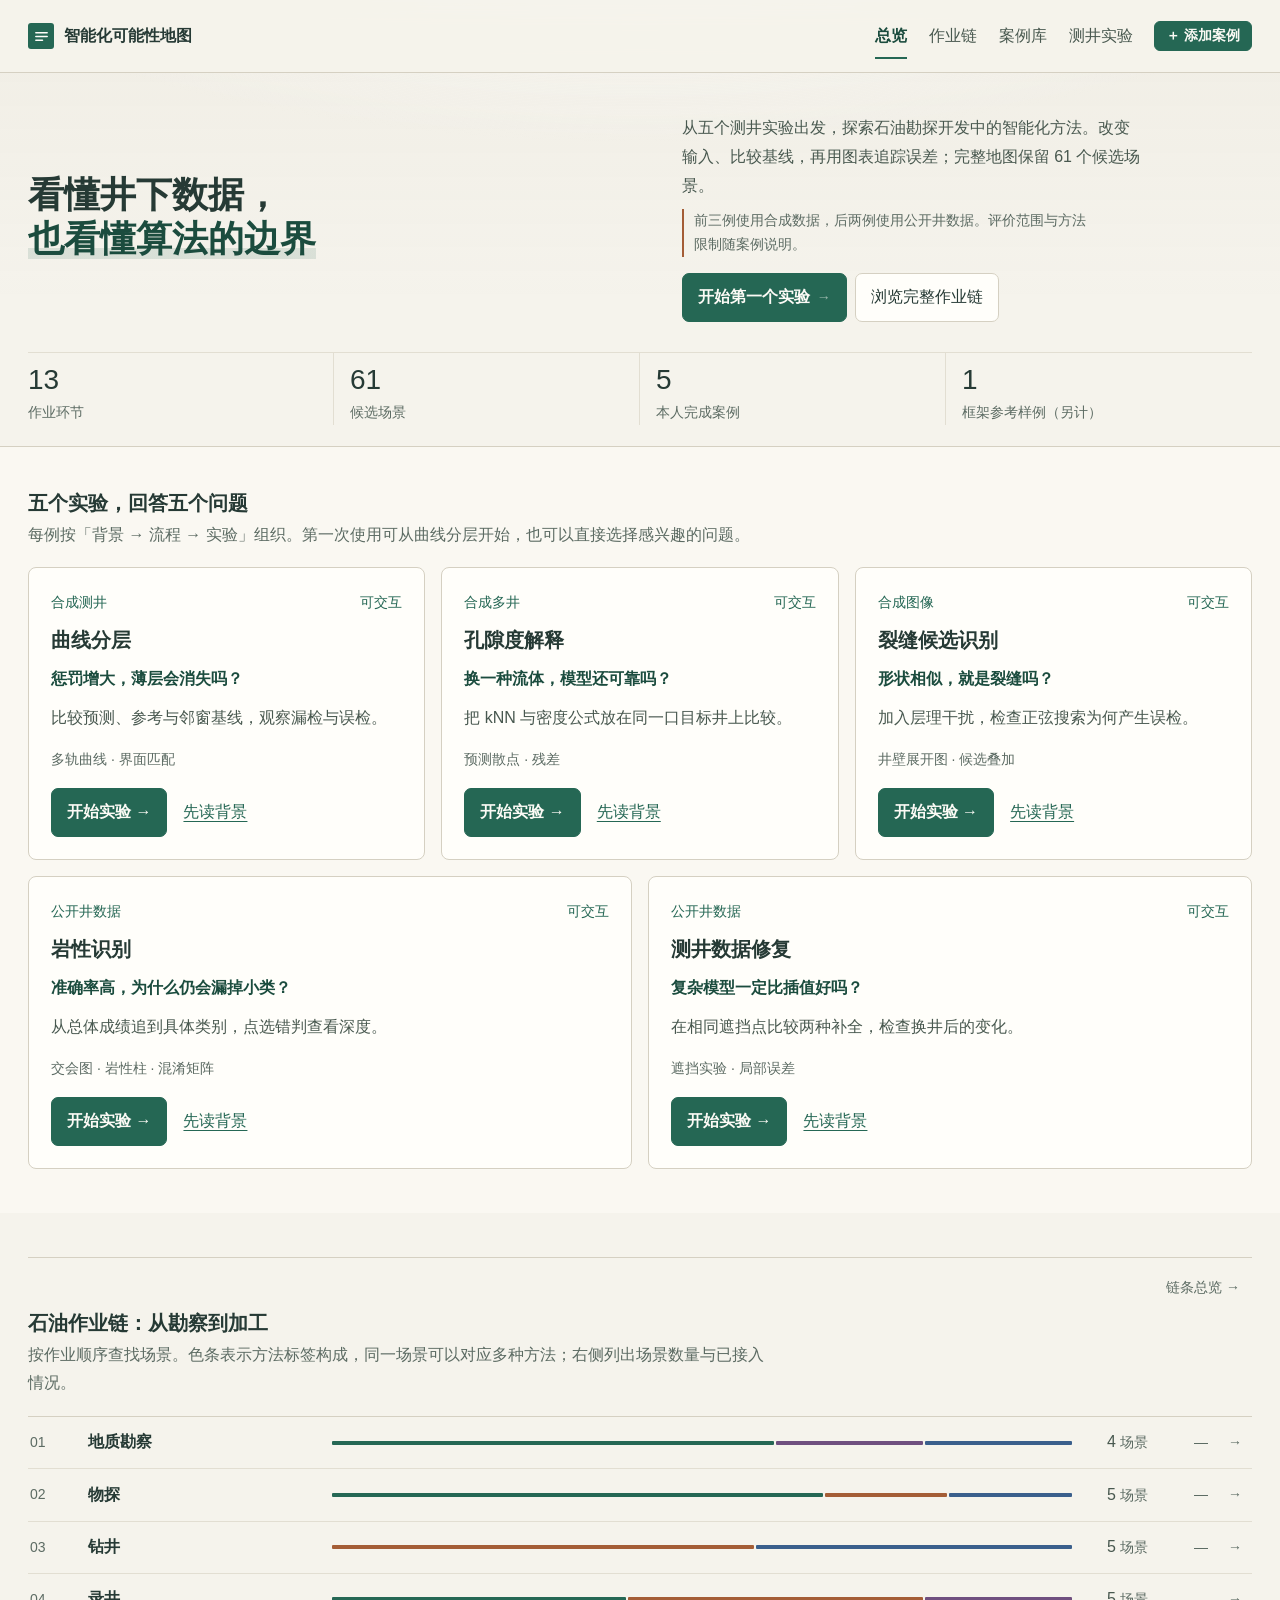
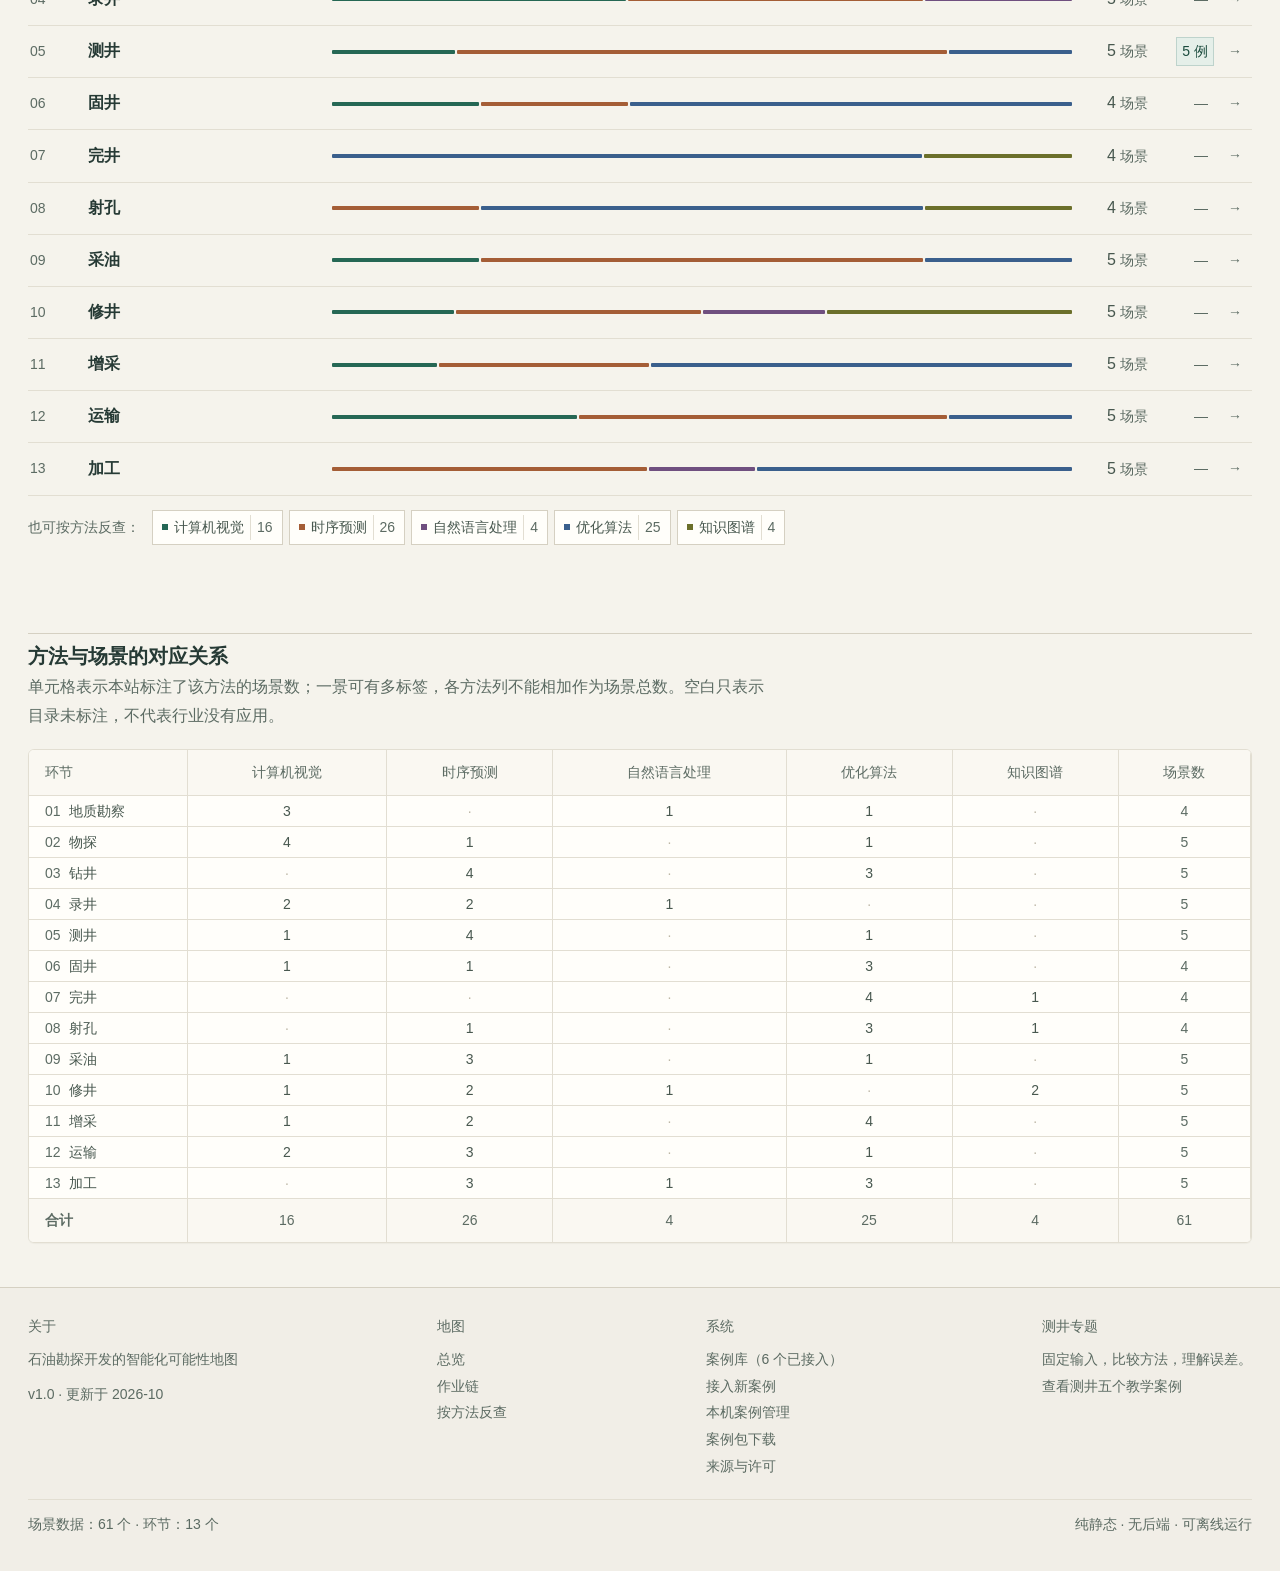
<file: index.html>
<!DOCTYPE html>
<html lang="zh-CN">
<head>
<meta charset="UTF-8">
<meta name="viewport" content="width=device-width, initial-scale=1">
<title>石油勘探开发的智能化可能性地图</title>
<meta name="description" content="五个可交互测井实验：分层、孔隙度解释、裂缝候选、岩性识别与数据修复。用图表比较方法与误差，并探索13个作业环节、61个候选场景。">

<link rel="stylesheet" href="assets/core/tokens.css?v=20261027github">
<link rel="stylesheet" href="assets/core/layout.css?v=20261027github">
<link rel="stylesheet" href="assets/core/ui.css?v=20261103r10">
</head>
<body>

<div id="view">
  <main class="wrap" style="padding:120px 0">
    <div class="empty"><b>正在加载</b>如果这行字一直不消失，说明脚本没有正确执行，
    请检查浏览器控制台。</div>
  </main>
</div>

<noscript>
  <div class="wrap" style="padding:80px 0">
    <div class="empty"><b>需要启用 JavaScript</b>本站是纯前端渲染的，所有页面由本地脚本生成。</div>
  </div>
</noscript>

<!-- =========================================================
     脚本加载顺序（改这里之前先读 docs/如何添加新案例.md）
     1. data.js         场景元数据
     2. registry.js     案例注册表
     3. kit.js          渲染工具箱
     4. cases/*         案例插件 —— 新增案例加在这一段
     5. case-demo-host  示范宿主（整页 iframe / 模块 Shadow DOM）
     6. case-upload     案例包导入（读 localStorage，必须在 shell 前）
     7. shell.js        外壳，必须最后
     ========================================================= -->
<script src="assets/data.js?v=20261022i"></script>
<script src="assets/core/registry.js?v=20261022i"></script>
<script src="assets/core/kit.js?v=20261022i"></script>

<!-- 本人案例先注册，老师参考案例仍保留在同场景切换器中。 -->
<script src="assets/cases/welllog-multicurve-segmentation.case.js?v=b9d4ca8f3bb5"></script>
<script src="assets/cases/welllog-porosity-regression.case.js?v=9af573eb9c1e"></script>
<script src="assets/cases/welllog-fracture-detection.case.js?v=e1f9c993b4f8"></script>
<script src="assets/cases/welllog-lithology-classification.case.js?v=3ff5b6ff2048"></script>
<script src="assets/cases/welllog-curve-reconstruction.case.js?v=70a83fe7f530"></script>
<script src="assets/cases/welllog-layer.case.js?v=20261022i"></script>
<script src="assets/cases/welllog-layer.demo.js?v=20261022i"></script>
<!-- ↑ 新案例加在这里：<script src="assets/cases/你的案例.case.js"></script> -->

<!-- 上传的案例包（localStorage）在这里恢复注册，必须在 shell.js 之前 -->
<script src="assets/core/case-demo-host.js?v=20261025r02h2"></script>
<script src="assets/vendor/fflate-0.8.2.js"></script>
<script src="assets/core/case-zip.js?v=20261103r10"></script>
<script src="assets/core/case-upload.js?v=20261103r10"></script>

<script src="assets/core/admin.js?v=20261022i"></script>

<script src="assets/core/shell.js?v=20261103r10"></script>

</body>
</html>
</file>
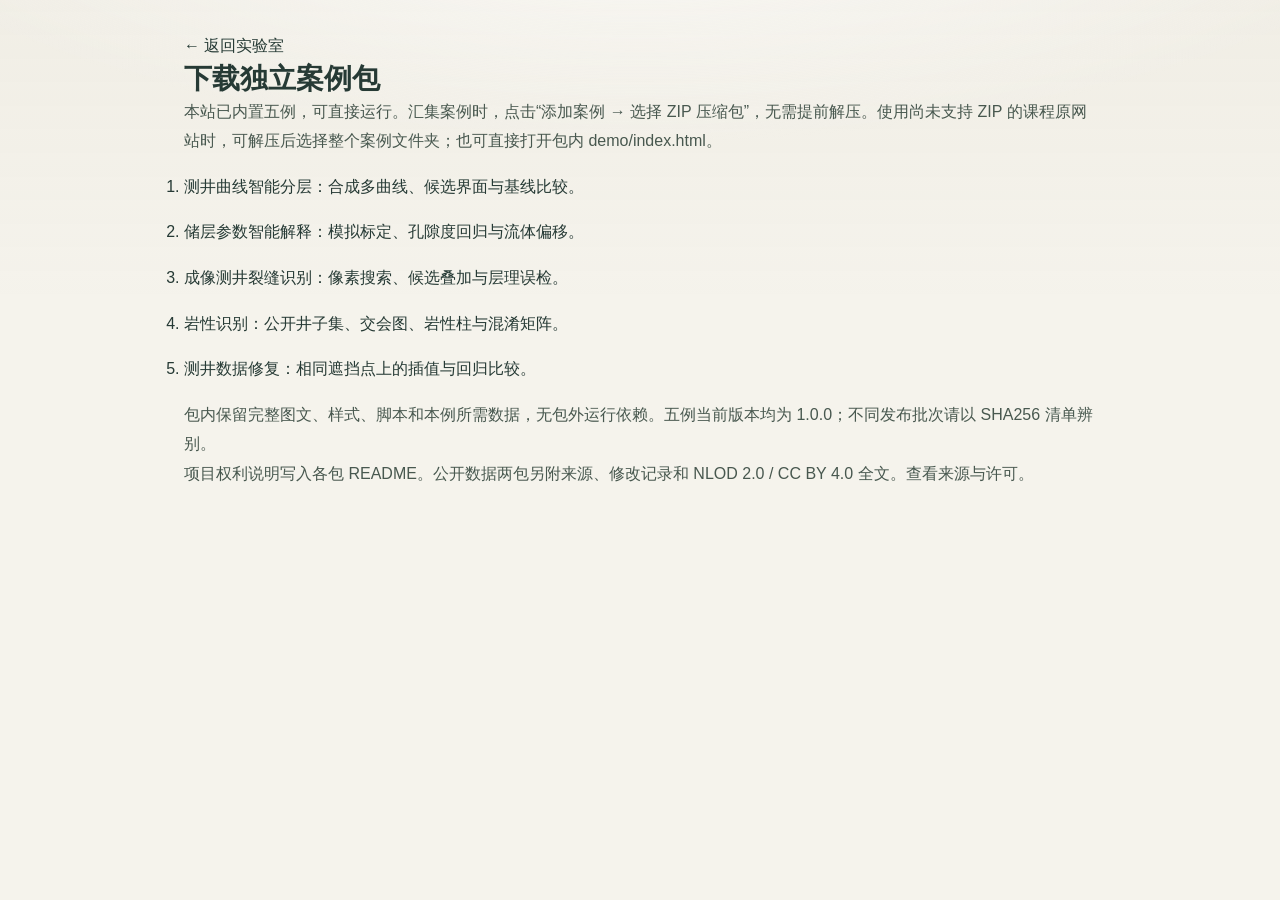
<file: downloads/index.html>
<!doctype html>
<html lang="zh-CN">
<head>
  <meta charset="UTF-8">
  <meta name="viewport" content="width=device-width, initial-scale=1">
  <title>独立案例包 · 测井可视化教学实验室</title>
  <link rel="stylesheet" href="../assets/core/tokens.css">
  <link rel="stylesheet" href="../assets/core/layout.css">
  <link rel="stylesheet" href="../assets/core/ui.css">
  <style>main{max-width:960px;padding:32px 24px 64px;margin:auto}h1{font-size:28px}h2{font-size:20px}p,li{font-size:16px;line-height:1.85}li{margin:16px 0}a{overflow-wrap:anywhere}</style>
</head>
<body><main>
  <a href="../index.html#/">← 返回实验室</a>
  <h1>下载独立案例包</h1>
  <p>本站已内置五例，可直接运行。汇集案例时，点击“添加案例 → 选择 ZIP 压缩包”，无需提前解压。使用尚未支持 ZIP 的课程原网站时，可解压后选择整个案例文件夹；也可直接打开包内 demo/index.html。</p>
  <ol>
    <li><a href="测井-测井曲线智能分层.zip" download>测井曲线智能分层</a>：合成多曲线、候选界面与基线比较。</li>
    <li><a href="测井-储层参数智能解释.zip" download>储层参数智能解释</a>：模拟标定、孔隙度回归与流体偏移。</li>
    <li><a href="测井-成像测井裂缝识别.zip" download>成像测井裂缝识别</a>：像素搜索、候选叠加与层理误检。</li>
    <li><a href="测井-岩性识别.zip" download>岩性识别</a>：公开井子集、交会图、岩性柱与混淆矩阵。</li>
    <li><a href="测井-测井数据修复.zip" download>测井数据修复</a>：相同遮挡点上的插值与回归比较。</li>
  </ol>
  <p>包内保留完整图文、样式、脚本和本例所需数据，无包外运行依赖。五例当前版本均为 1.0.0；不同发布批次请以 <a href="manifest.json">SHA256 清单</a>辨别。</p>
  <p>项目权利说明写入各包 README。公开数据两包另附来源、修改记录和 NLOD 2.0 / CC BY 4.0 全文。<a href="../licenses/index.html">查看来源与许可</a>。</p>
</main></body></html>
</file>
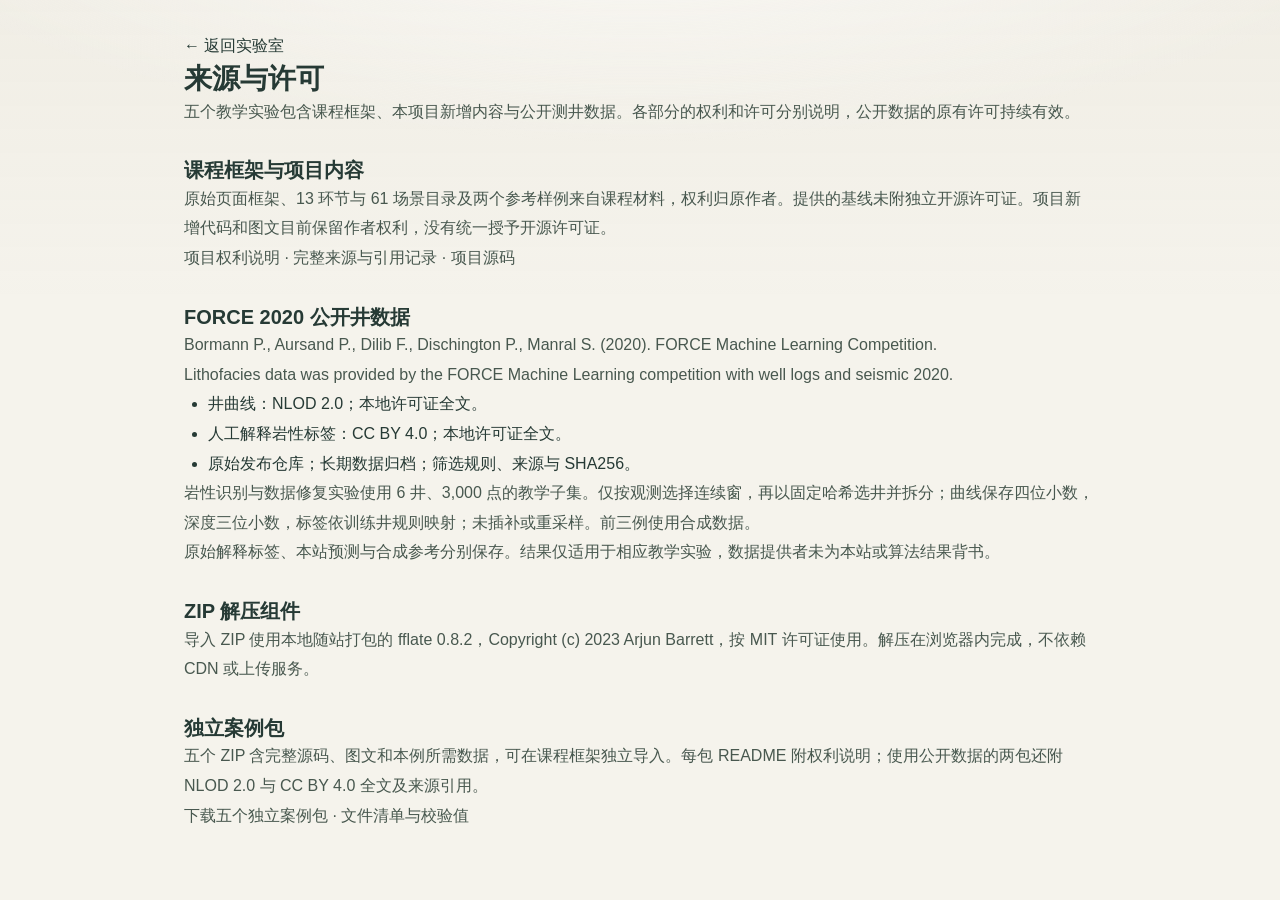
<file: licenses/index.html>
<!doctype html>
<html lang="zh-CN">
<head>
  <meta charset="UTF-8">
  <meta name="viewport" content="width=device-width, initial-scale=1">
  <title>来源与许可 · 测井可视化教学实验室</title>
  <link rel="stylesheet" href="../assets/core/tokens.css">
  <link rel="stylesheet" href="../assets/core/layout.css">
  <link rel="stylesheet" href="../assets/core/ui.css">
  <style>main{max-width:960px;padding:32px 24px 64px;margin:auto}h1{font-size:28px}h2{font-size:20px;margin-top:32px}p,li{font-size:16px;line-height:1.85}a{overflow-wrap:anywhere}code{overflow-wrap:anywhere}.licence-list{padding-left:24px}</style>
</head>
<body><main>
  <a href="../index.html#/">← 返回实验室</a>
  <h1>来源与许可</h1>
  <p>五个教学实验包含课程框架、本项目新增内容与公开测井数据。各部分的权利和许可分别说明，公开数据的原有许可持续有效。</p>
  <h2>课程框架与项目内容</h2>
  <p>原始页面框架、13 环节与 61 场景目录及两个参考样例来自课程材料，权利归原作者。提供的基线未附独立开源许可证。项目新增代码和图文目前保留作者权利，没有统一授予开源许可证。</p>
  <p><a href="../LICENSE.txt">项目权利说明</a> · <a href="../THIRD_PARTY_NOTICES.md">完整来源与引用记录</a> · <a href="https://github.com/display454/petro-vis">项目源码</a></p>
  <h2>FORCE 2020 公开井数据</h2>
  <p>Bormann P., Aursand P., Dilib F., Dischington P., Manral S. (2020). FORCE Machine Learning Competition.</p>
  <p lang="en">Lithofacies data was provided by the FORCE Machine Learning competition with well logs and seismic 2020.</p>
  <ul class="licence-list">
    <li>井曲线：<a href="https://data.norge.no/nlod/en/2.0">NLOD 2.0</a>；<a href="NLOD-2.0.txt">本地许可证全文</a>。</li>
    <li>人工解释岩性标签：<a href="https://creativecommons.org/licenses/by/4.0/">CC BY 4.0</a>；<a href="CC-BY-4.0.txt">本地许可证全文</a>。</li>
    <li><a href="https://github.com/bolgebrygg/Force-2020-Machine-Learning-competition">原始发布仓库</a>；<a href="https://doi.org/10.5281/zenodo.4351156">长期数据归档</a>；<a href="force-2020-provenance.json">筛选规则、来源与 SHA256</a>。</li>
  </ul>
  <p>岩性识别与数据修复实验使用 6 井、3,000 点的教学子集。仅按观测选择连续窗，再以固定哈希选井并拆分；曲线保存四位小数，深度三位小数，标签依训练井规则映射；未插补或重采样。前三例使用合成数据。</p>
  <p>原始解释标签、本站预测与合成参考分别保存。结果仅适用于相应教学实验，数据提供者未为本站或算法结果背书。</p>
  <h2>ZIP 解压组件</h2>
  <p>导入 ZIP 使用本地随站打包的 <a href="https://github.com/101arrowz/fflate/tree/v0.8.2">fflate 0.8.2</a>，Copyright (c) 2023 Arjun Barrett，按 <a href="fflate-MIT.txt">MIT 许可证</a>使用。解压在浏览器内完成，不依赖 CDN 或上传服务。</p>
  <h2>独立案例包</h2>
  <p>五个 ZIP 含完整源码、图文和本例所需数据，可在课程框架独立导入。每包 README 附权利说明；使用公开数据的两包还附 NLOD 2.0 与 CC BY 4.0 全文及来源引用。</p>
  <p><a href="../downloads/index.html">下载五个独立案例包</a> · <a href="../downloads/manifest.json">文件清单与校验值</a></p>
</main></body></html>
</file>
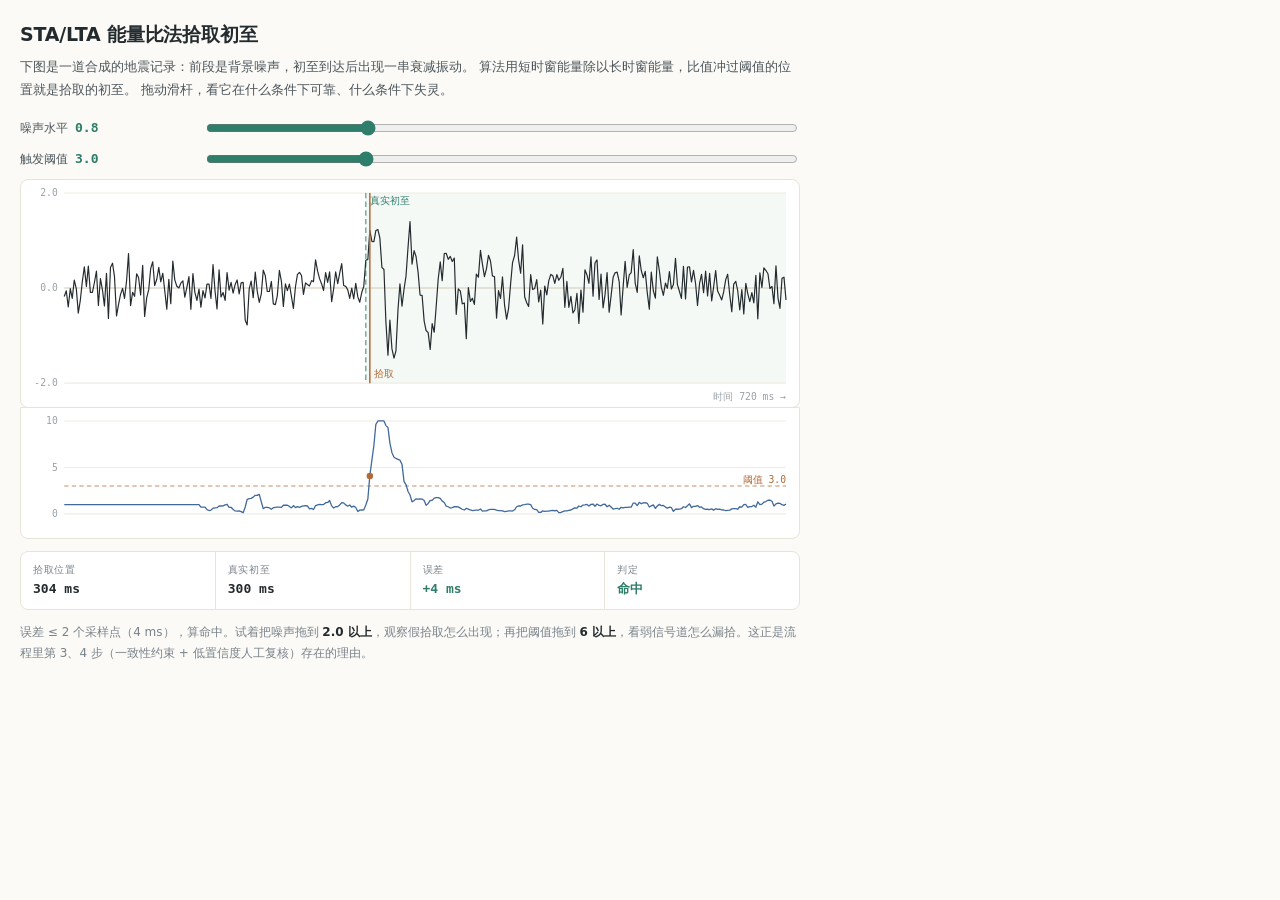
<file: firstbreak-pick-case/demo/index.html>
<!DOCTYPE html>
<html lang="zh-CN">
<head>
<meta charset="UTF-8">
<meta name="viewport" content="width=device-width, initial-scale=1">
<title>示范：STA/LTA 初至波自动拾取</title>
<link rel="stylesheet" href="demo.css">
</head>
<body>
<div class="panel">
  <h1>STA/LTA 能量比法拾取初至</h1>
  <p class="lead">下图是一道合成的地震记录：前段是背景噪声，初至到达后出现一串衰减振动。
  算法用短时窗能量除以长时窗能量，比值冲过阈值的位置就是拾取的初至。
  拖动滑杆，看它在什么条件下可靠、什么条件下失灵。</p>

  <div class="ctl">
    <label>噪声水平 <output id="out-noise">0.8</output></label>
    <input type="range" id="noise" min="0" max="3" step="0.1" value="0.8">
  </div>
  <div class="ctl">
    <label>触发阈值 <output id="out-th">3.0</output></label>
    <input type="range" id="th" min="1.2" max="8" step="0.1" value="3">
  </div>

  <svg id="trace" viewBox="0 0 720 210" role="img" aria-label="地震道与拾取结果"></svg>
  <svg id="ratio" viewBox="0 0 720 120" role="img" aria-label="STA/LTA 能量比曲线"></svg>

  <div class="readouts">
    <div class="ro"><span class="k">拾取位置</span><b id="ro-pick">—</b></div>
    <div class="ro"><span class="k">真实初至</span><b id="ro-true">—</b></div>
    <div class="ro"><span class="k">误差</span><b id="ro-err">—</b></div>
    <div class="ro"><span class="k">判定</span><b id="ro-verdict">—</b></div>
  </div>

  <p class="note" id="note"></p>
</div>
<script src="demo.js"></script>
</body>
</html>
</file>
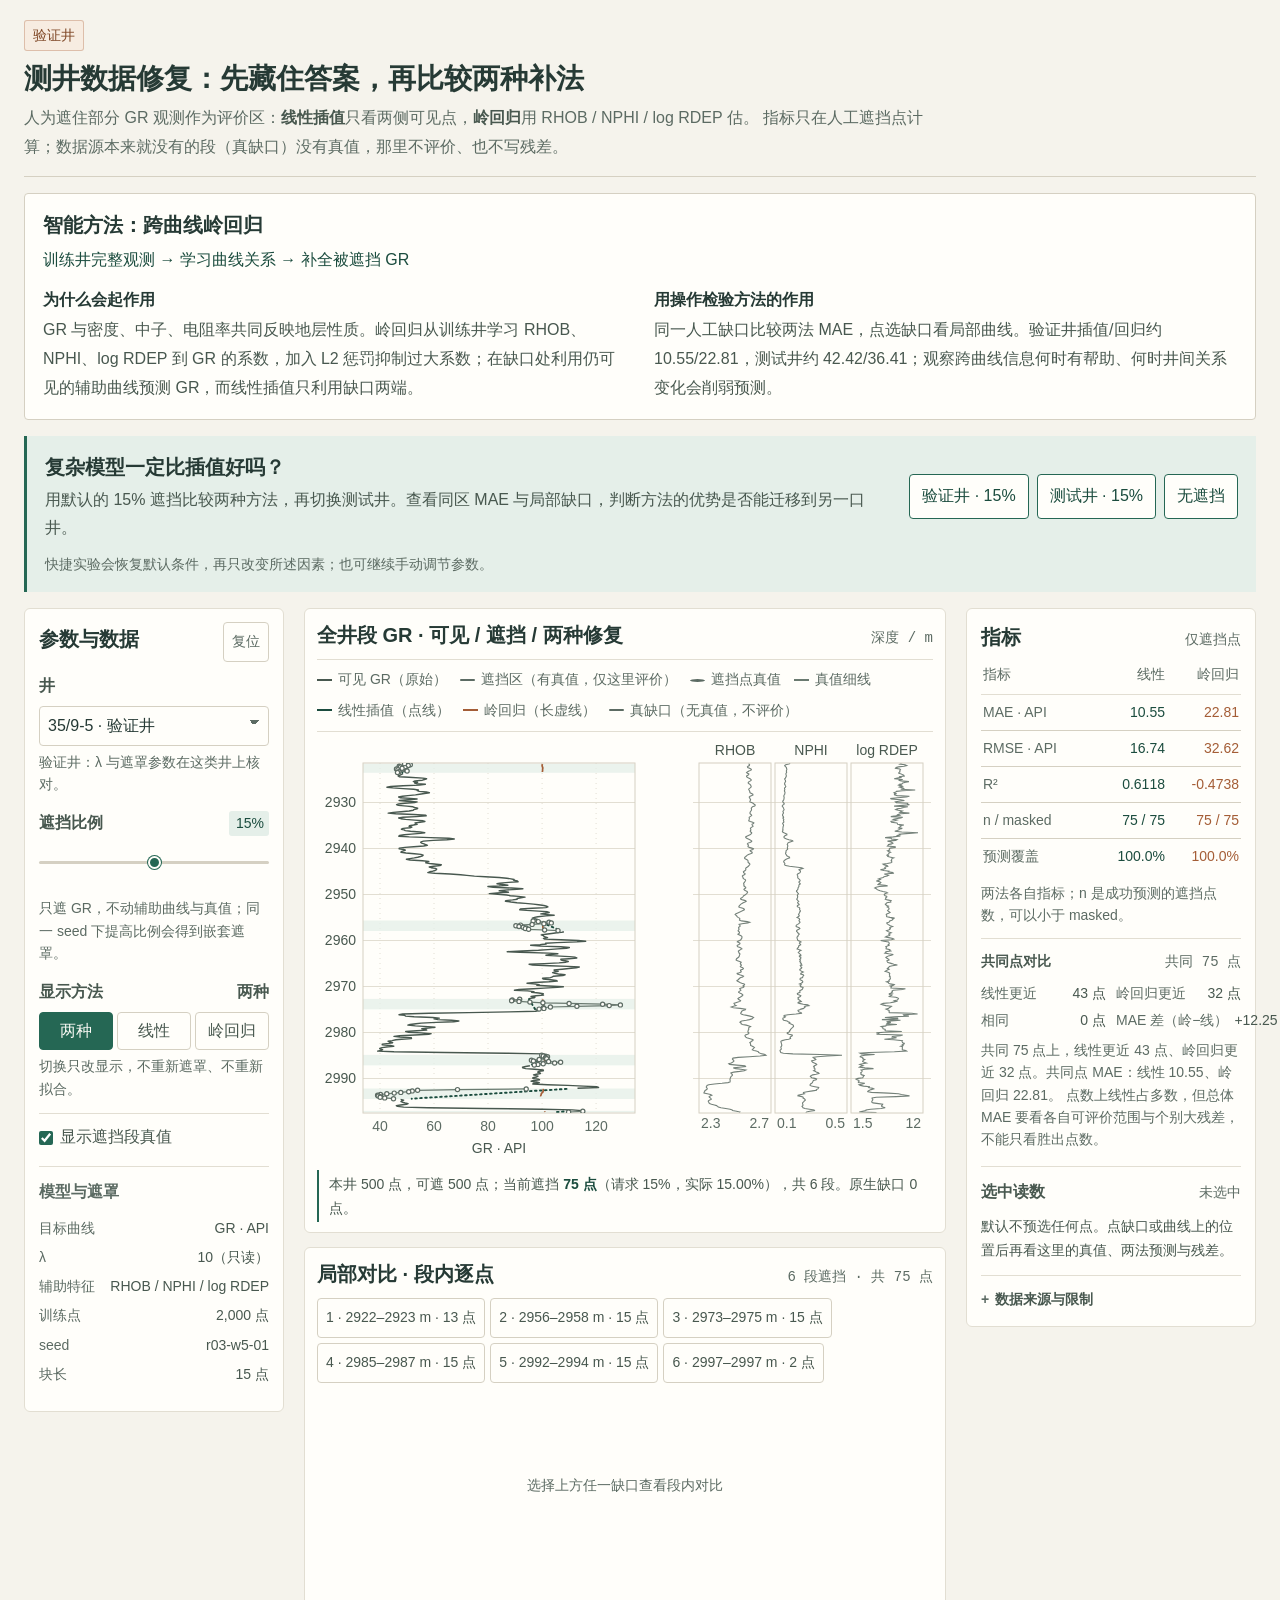
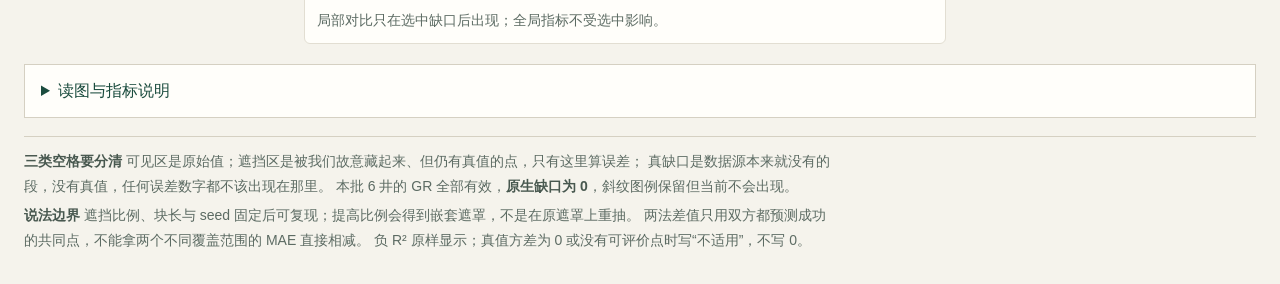
<file: cases/welllog-curve-reconstruction/demo/index.html>
<!DOCTYPE html>
<html lang="zh-CN">
<head>
<meta charset="utf-8">
<meta name="viewport" content="width=device-width, initial-scale=1">
<title>w5 · 测井数据修复：可见、遮挡与两种补全</title>
<meta name="description" content="先遮住一部分 GR 当考题，再看线性插值与岭回归各自补得怎么样。只在人工遮挡点评价，真缺口不评价。真实公开数据，指标由当前内核计算。">
<link rel="stylesheet" href="demo.css">
</head>
<body>
<div class="bench">

  <header class="bench-top">
    <div class="bt-eyebrow">
      <span class="bt-live" id="bt-mode">—</span>
    </div>
    <h1>测井数据修复：先藏住答案，再比较两种补法</h1>
    <p class="bt-sub">
      人为遮住部分 GR 观测作为评价区：<b>线性插值</b>只看两侧可见点，<b>岭回归</b>用 RHOB / NPHI / log RDEP 估。
      指标只在人工遮挡点计算；数据源本来就没有的段（真缺口）没有真值，那里不评价、也不写残差。
    </p>
  </header>

  <section class="method-explainer" aria-label="智能方法与作用机制">
    <h2>智能方法：跨曲线岭回归</h2>
    <p class="method-path">训练井完整观测 → 学习曲线关系 → 补全被遮挡 GR</p>
    <div class="method-columns">
      <div><h3>为什么会起作用</h3><p>GR 与密度、中子、电阻率共同反映地层性质。岭回归从训练井学习 RHOB、NPHI、log RDEP 到 GR 的系数，加入 L2 惩罚抑制过大系数；在缺口处利用仍可见的辅助曲线预测 GR，而线性插值只利用缺口两端。</p></div>
      <div><h3>用操作检验方法的作用</h3><p>同一人工缺口比较两法 MAE，点选缺口看局部曲线。验证井插值/回归约 10.55/22.81，测试井约 42.42/36.41；观察跨曲线信息何时有帮助、何时井间关系变化会削弱预测。</p></div>
    </div>
  </section>

  <section class="experiment-guide" aria-label="引导实验"><div><h2>复杂模型一定比插值好吗？</h2><p>用默认的 15% 遮挡比较两种方法，再切换测试井。查看同区 MAE 与局部缺口，判断方法的优势是否能迁移到另一口井。</p></div><div class="experiment-actions"><button type="button" data-experiment="default">验证井 · 15%</button><button type="button" data-experiment="stress">测试井 · 15%</button><button type="button" data-experiment="empty">无遮挡</button></div><p class="experiment-note">快捷实验会恢复默认条件，再只改变所述因素；也可继续手动调节参数。</p></section>


  <div id="alert" class="alert" role="alert" hidden></div>

  <div class="workbench">

    <section class="col-controls" aria-labelledby="ctl-h">
      <div class="col-head">
        <h2 id="ctl-h">参数与数据</h2>
        <button type="button" class="btn-quiet" id="reset">复位</button>
      </div>

      <div class="field">
        <label for="well">井</label>
        <select id="well"></select>
        <p class="tip" id="well-tip">—</p>
      </div>

      <div class="field">
        <label for="ratio">遮挡比例 <output id="ratio-out">15%</output></label>
        <input type="range" id="ratio" min="0" max="30" step="1" value="15">
        <p class="tip">只遮 GR，不动辅助曲线与真值；同一 seed 下提高比例会得到嵌套遮罩。</p>
      </div>

      <div class="field">
        <span class="lbl">显示方法 <span class="mono" id="method-out">两种</span></span>
        <div class="seg" id="method-group" role="group" aria-label="显示方法">
          <button type="button" class="m-chip" data-method="both" aria-pressed="true">两种</button>
          <button type="button" class="m-chip" data-method="linear" aria-pressed="false">线性</button>
          <button type="button" class="m-chip" data-method="ridge" aria-pressed="false">岭回归</button>
        </div>
        <p class="tip">切换只改显示，不重新遮罩、不重新拟合。</p>
      </div>

      <label class="check" for="show-truth">
        <input type="checkbox" id="show-truth" checked> 显示遮挡段真值
      </label>

      <div class="field-group">
        <h3>模型与遮罩</h3>
        <dl class="facts" id="facts"></dl>
      </div>
    </section>

    <section class="col-plots" aria-label="图表">

      <div class="panel">
        <div class="plot-head">
          <h2>全井段 GR · 可见 / 遮挡 / 两种修复</h2>
          <span class="mono">深度 / m</span>
        </div>
        <ul class="legend" id="track-legend"></ul>
        <div class="track-row">
          <div class="chart" id="track-main"></div>
          <div class="chart" id="track-aux"></div>
        </div>
        <p class="plot-status" id="track-status">—</p>
      </div>

      <div class="panel">
        <div class="plot-head">
          <h2>局部对比 · 段内逐点</h2>
          <span class="mono" id="gap-cap">未选择缺口</span>
        </div>
        <div class="gap-list" id="gap-list" role="group" aria-label="遮挡缺口列表"></div>
        <div class="chart" id="local"></div>
        <p class="plot-hint" id="local-hint">
          点上面任一缺口可查看该段逐点对比；在图上用 ↑↓ 逐点移动，Enter 读整段，Esc 取消。
        </p>
      </div>

    </section>

    <aside class="col-inspect" aria-labelledby="ins-h">
      <div class="col-head">
        <h2 id="ins-h">指标</h2>
        <span class="tag-tol">仅遮挡点</span>
      </div>

      <table class="m-table">
        <caption>两法各自指标；n 是成功预测的遮挡点数，可以小于 masked。</caption>
        <thead>
          <tr><th scope="col">指标</th><th scope="col">线性</th><th scope="col">岭回归</th></tr>
        </thead>
        <tbody id="m-body"></tbody>
      </table>

      <div class="cmp-box">
        <div class="bb-head">
          <h3>共同点对比</h3>
          <span class="mono" id="cmp-common">—</span>
        </div>
        <dl class="cmp-list" id="cmp-list">
          <div><dt>线性更近</dt><dd id="cmp-a">—</dd></div>
          <div><dt>岭回归更近</dt><dd id="cmp-b">—</dd></div>
          <div><dt>相同</dt><dd id="cmp-t">—</dd></div>
          <div><dt>MAE 差（岭−线）</dt><dd id="cmp-d">—</dd></div>
        </dl>
        <p class="cmp-note" id="cmp-note">—</p>
      </div>

      <div class="inspector-block">
        <h3>选中读数 <span class="mono" id="sel-mode">未选中</span></h3>
        <div class="sel-detail" id="detail">
          默认不预选任何点。点缺口或曲线上的位置后再看这里的真值、两法预测与残差。
        </div>
      </div>

      <details class="src-block">
        <summary>数据来源与限制</summary>
        <div id="source">—</div>
      </details>
    </aside>

  </div>

  <details class="reading-help"><summary>读图与指标说明</summary><p>GR 是自然伽马，单位 API。线性插值连接缺口两侧的可见点；岭回归根据其它曲线估计 GR。MAE 越小越好，公平比较只使用双方均有预测的相同遮挡点。原生缺失没有参考值，不能计算误差。</p></details>

  <footer class="bench-foot">
    <p>
      <b>三类空格要分清</b> 可见区是原始值；遮挡区是被我们故意藏起来、但仍有真值的点，只有这里算误差；
      真缺口是数据源本来就没有的段，没有真值，任何误差数字都不该出现在那里。
      本批 6 井的 GR 全部有效，<b>原生缺口为 0</b>，斜纹图例保留但当前不会出现。
    </p>
    <p>
      <b>说法边界</b> 遮挡比例、块长与 seed 固定后可复现；提高比例会得到嵌套遮罩，不是在原遮罩上重抽。
      两法差值只用双方都预测成功的共同点，不能拿两个不同覆盖范围的 MAE 直接相减。
      负 R² 原样显示；真值方差为 0 或没有可评价点时写“不适用”，不写 0。
    </p>
  </footer>

</div>

<script src="data.js"></script>
<script src="core.js"></script>
<script src="app.js"></script>
</body>
</html>
</file>
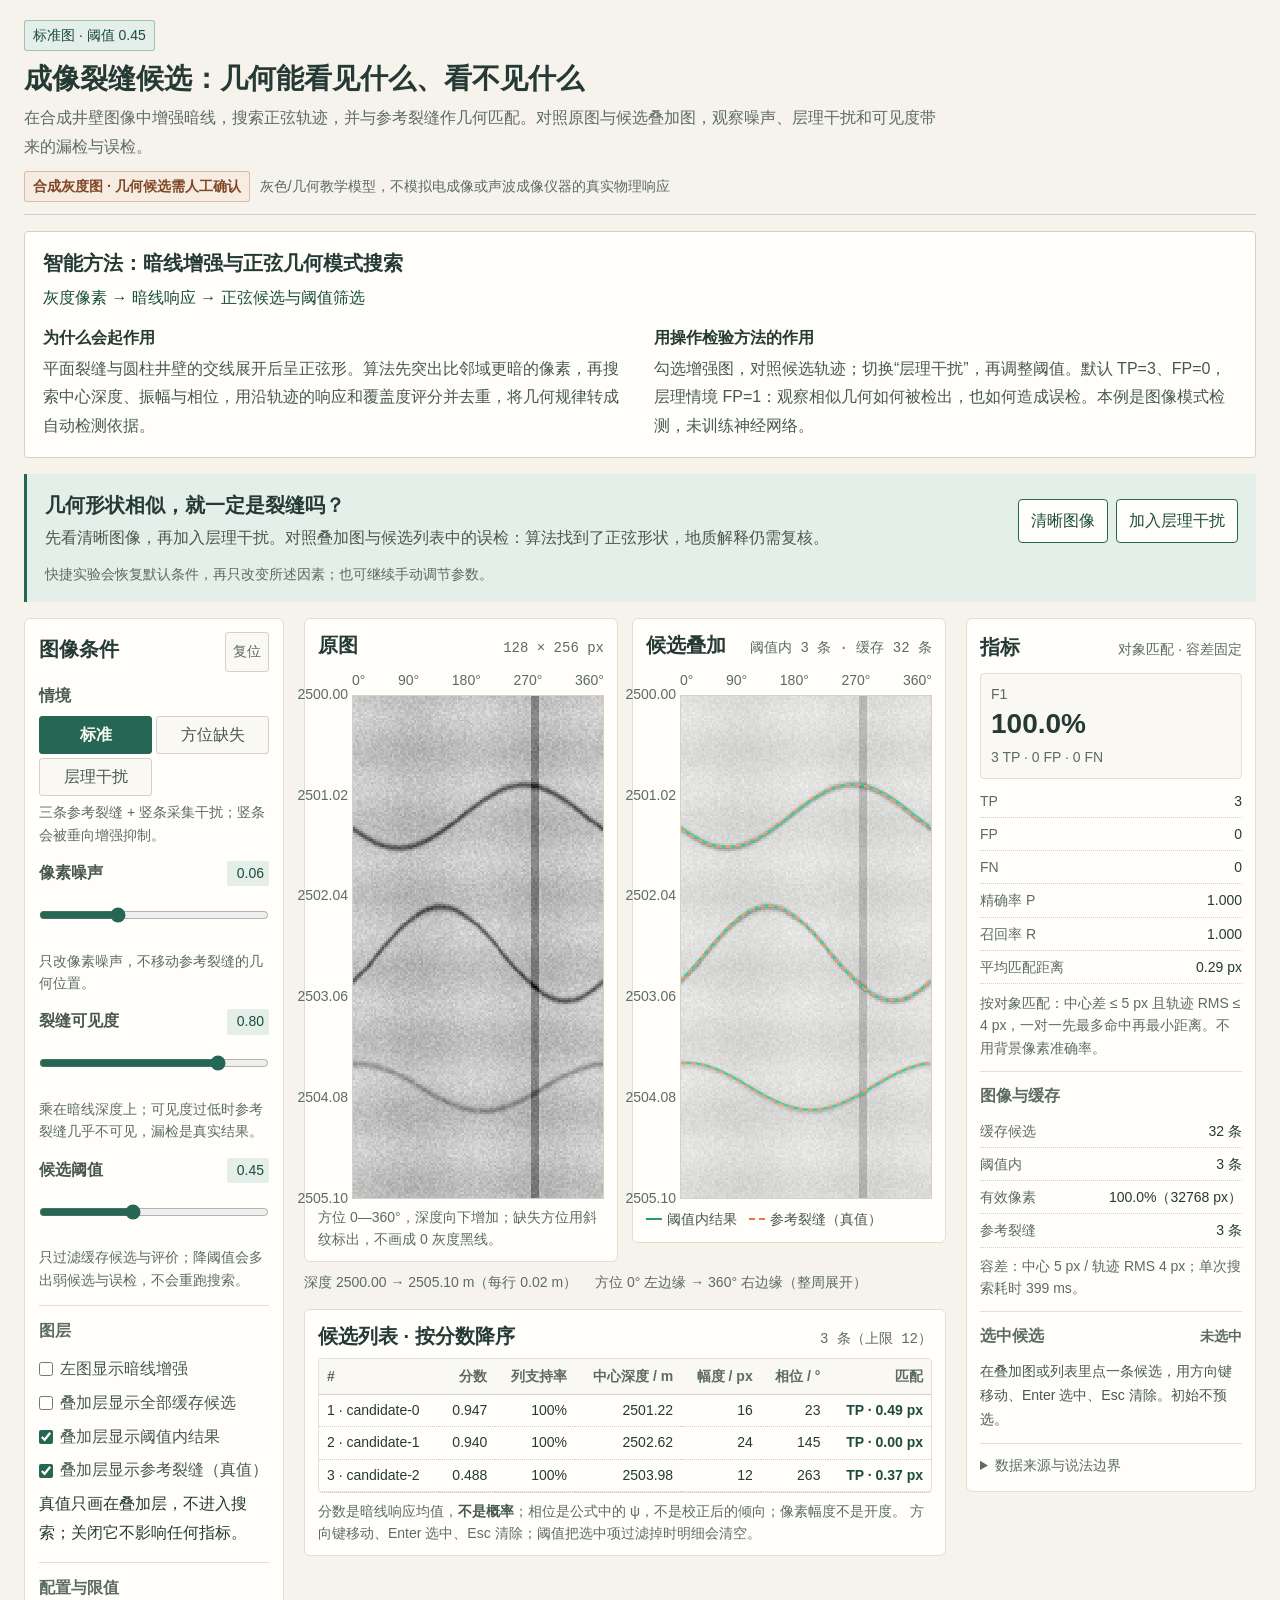
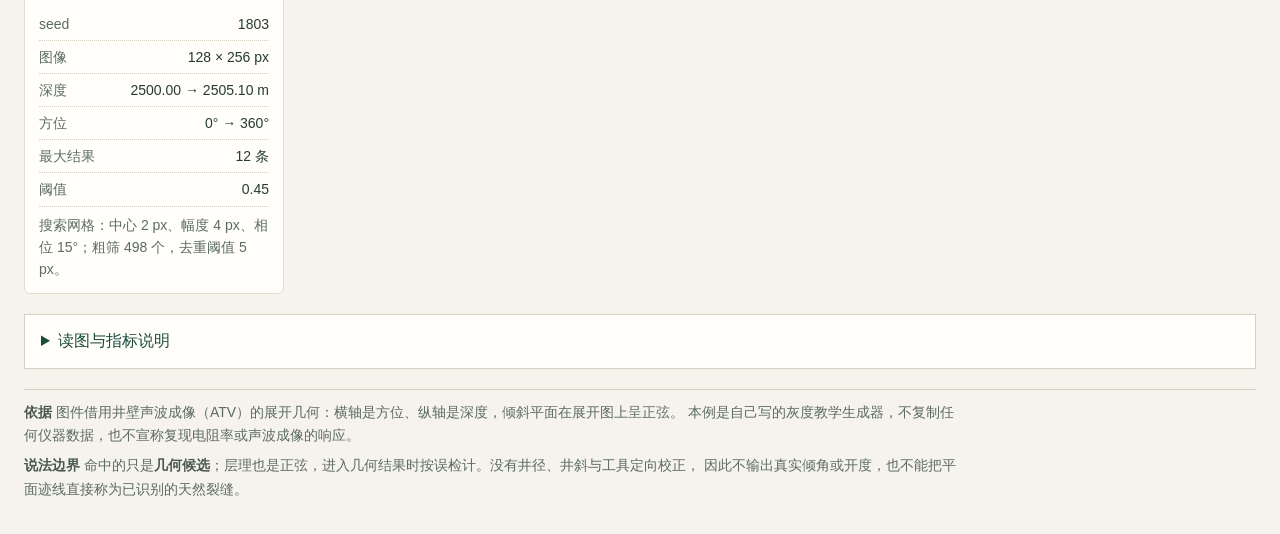
<file: cases/welllog-fracture-detection/demo/index.html>
<!DOCTYPE html>
<html lang="zh-CN">
<head>
<meta charset="utf-8">
<meta name="viewport" content="width=device-width, initial-scale=1">
<title>w3 · 成像裂缝候选：从像素搜索正弦几何</title>
<meta name="description" content="在合成的井壁展开灰度图上搜索正弦几何候选，用固定几何容差评价命中与误检；候选需要人工确认，不是已识别天然裂缝。">
<link rel="stylesheet" href="demo.css">
</head>
<body>
<div class="bench">

  <header class="bench-top">
    <div class="bt-eyebrow">
      <span class="bt-live" id="bt-mode">—</span>
    </div>
    <h1>成像裂缝候选：几何能看见什么、看不见什么</h1>
    <p class="bt-sub">
      在合成井壁图像中增强暗线，搜索正弦轨迹，并与参考裂缝作几何匹配。对照原图与候选叠加图，观察噪声、层理干扰和可见度带来的漏检与误检。
    </p>
    <div class="identity">
      <span class="id-badge">合成灰度图 · 几何候选需人工确认</span>
      <span class="id-note">灰色/几何教学模型，不模拟电成像或声波成像仪器的真实物理响应</span>
    </div>
  </header>

  <section class="method-explainer" aria-label="智能方法与作用机制">
    <h2>智能方法：暗线增强与正弦几何模式搜索</h2>
    <p class="method-path">灰度像素 → 暗线响应 → 正弦候选与阈值筛选</p>
    <div class="method-columns">
      <div><h3>为什么会起作用</h3><p>平面裂缝与圆柱井壁的交线展开后呈正弦形。算法先突出比邻域更暗的像素，再搜索中心深度、振幅与相位，用沿轨迹的响应和覆盖度评分并去重，将几何规律转成自动检测依据。</p></div>
      <div><h3>用操作检验方法的作用</h3><p>勾选增强图，对照候选轨迹；切换“层理干扰”，再调整阈值。默认 TP=3、FP=0，层理情境 FP=1：观察相似几何如何被检出，也如何造成误检。本例是图像模式检测，未训练神经网络。</p></div>
    </div>
  </section>

  <section class="experiment-guide" aria-label="引导实验"><div><h2>几何形状相似，就一定是裂缝吗？</h2><p>先看清晰图像，再加入层理干扰。对照叠加图与候选列表中的误检：算法找到了正弦形状，地质解释仍需复核。</p></div><div class="experiment-actions"><button type="button" data-experiment="default">清晰图像</button><button type="button" data-experiment="stress">加入层理干扰</button></div><p class="experiment-note">快捷实验会恢复默认条件，再只改变所述因素；也可继续手动调节参数。</p></section>


  <div id="alert" class="alert" role="alert" hidden></div>

  <div class="workbench">

    <section class="col-controls" aria-labelledby="ctl-h">
      <div class="col-head">
        <h2 id="ctl-h">图像条件</h2>
        <button type="button" class="btn-quiet" id="reset">复位</button>
      </div>

      <div class="field">
        <span class="lbl">情境</span>
        <div class="seg seg-wrap" id="preset-group" role="group" aria-label="图像情境">
          <button type="button" data-preset="standard" aria-pressed="true">标准</button>
          <button type="button" data-preset="occluded" aria-pressed="false">方位缺失</button>
          <button type="button" data-preset="bedding" aria-pressed="false">层理干扰</button>
        </div>
        <p class="tip" id="preset-tip">—</p>
      </div>

      <div class="field">
        <label for="noise">像素噪声 <output id="noise-out">0.06</output></label>
        <input type="range" id="noise" min="0" max="0.18" step="0.01" value="0.06">
        <p class="tip">只改像素噪声，不移动参考裂缝的几何位置。</p>
      </div>

      <div class="field">
        <label for="vis">裂缝可见度 <output id="vis-out">0.80</output></label>
        <input type="range" id="vis" min="0" max="1" step="0.05" value="0.8">
        <p class="tip">乘在暗线深度上；可见度过低时参考裂缝几乎不可见，漏检是真实结果。</p>
      </div>

      <div class="field">
        <label for="th">候选阈值 <output id="th-out">0.45</output></label>
        <input type="range" id="th" min="0.15" max="0.9" step="0.01" value="0.45">
        <p class="tip">只过滤缓存候选与评价；降阈值会多出弱候选与误检，不会重跑搜索。</p>
      </div>

      <div class="field-group">
        <h3>图层</h3>
        <label class="check" for="ly-enh"><input type="checkbox" id="ly-enh"> 左图显示暗线增强</label>
        <label class="check" for="ly-all"><input type="checkbox" id="ly-all"> 叠加层显示全部缓存候选</label>
        <label class="check" for="ly-res" checked><input type="checkbox" id="ly-res" checked> 叠加层显示阈值内结果</label>
        <label class="check" for="ly-truth" checked><input type="checkbox" id="ly-truth" checked> 叠加层显示参考裂缝（真值）</label>
        <p class="tip">真值只画在叠加层，不进入搜索；关闭它不影响任何指标。</p>
      </div>

      <div class="field-group">
        <h3>配置与限值</h3>
        <dl class="facts" id="facts"></dl>
        <p class="tip" id="perf">—</p>
      </div>
    </section>

    <section class="col-plots" aria-label="图像与候选">

      <div class="img-row">
        <div class="panel">
          <div class="plot-head">
            <h2 id="left-title">原图</h2>
            <span class="mono" id="left-status">—</span>
          </div>
          <div class="img-axis"><span>0°</span><span>90°</span><span>180°</span><span>270°</span><span>360°</span></div>
          <div class="img-body">
            <div class="depth-rail" aria-hidden="true"><span style="top:0%">2500.00</span><span style="top:20%">2501.02</span><span style="top:40%">2502.04</span><span style="top:60%">2503.06</span><span style="top:80%">2504.08</span><span style="top:100%">2505.10</span></div>
            <div class="img-wrap" id="img-left">
              <canvas id="cv-left" width="128" height="256"></canvas>
              <svg id="ov-left" viewBox="0 0 128 256" preserveAspectRatio="none" aria-hidden="true"></svg>
            </div>
          </div>
          <p class="plot-hint" id="left-hint">方位 0—360°，深度向下增加；缺失方位用斜纹标出，不画成 0 灰度黑线。</p>
        </div>

        <div class="panel">
          <div class="plot-head">
            <h2>候选叠加</h2>
            <span class="mono" id="right-status">—</span>
          </div>
          <div class="img-axis"><span>0°</span><span>90°</span><span>180°</span><span>270°</span><span>360°</span></div>
          <div class="img-body">
            <div class="depth-rail" aria-hidden="true"><span style="top:0%">2500.00</span><span style="top:20%">2501.02</span><span style="top:40%">2502.04</span><span style="top:60%">2503.06</span><span style="top:80%">2504.08</span><span style="top:100%">2505.10</span></div>
            <div class="img-wrap" id="img-right">
              <canvas id="cv-right" width="128" height="256"></canvas>
              <svg id="ov-right" viewBox="0 0 128 256" preserveAspectRatio="none" aria-label="候选与参考裂缝叠加"></svg>
            </div>
          </div>
          <ul class="legend" id="legend"></ul>
        </div>
      </div>

      <div class="axes" id="axes">
        <span class="ax-depth">深度 2500.00 → 2505.10 m（每行 0.02 m）</span>
        <span class="ax-az">方位 0° 左边缘 → 360° 右边缘（整周展开）</span>
      </div>

      <div class="panel panel-list">
        <div class="plot-head">
          <h2>候选列表 · 按分数降序</h2>
          <span class="mono" id="list-status">—</span>
        </div>
        <div class="list-wrap">
          <table class="cand">
            <thead>
              <tr>
                <th scope="col">#</th><th scope="col">分数</th><th scope="col">列支持率</th>
                <th scope="col">中心深度 / m</th><th scope="col">幅度 / px</th>
                <th scope="col">相位 / °</th><th scope="col">匹配</th>
              </tr>
            </thead>
            <tbody id="cand-body"></tbody>
          </table>
        </div>
        <p class="plot-hint">
          分数是暗线响应均值，<b>不是概率</b>；相位是公式中的 ψ，不是校正后的倾向；像素幅度不是开度。
          方向键移动、Enter 选中、Esc 清除；阈值把选中项过滤掉时明细会清空。
        </p>
      </div>

    </section>

    <aside class="col-inspect" aria-labelledby="ins-h">
      <div class="col-head">
        <h2 id="ins-h">指标</h2>
        <span class="tag-tol">对象匹配 · 容差固定</span>
      </div>

      <div class="score">
        <span class="score-l">F1</span>
        <strong id="m-f1">—</strong>
        <span class="score-s" id="m-f1s">—</span>
      </div>

      <dl class="metrics">
        <div><dt>TP</dt><dd id="m-tp">—</dd></div>
        <div><dt>FP</dt><dd id="m-fp">—</dd></div>
        <div><dt>FN</dt><dd id="m-fn">—</dd></div>
        <div><dt>精确率 P</dt><dd id="m-p">—</dd></div>
        <div><dt>召回率 R</dt><dd id="m-r">—</dd></div>
        <div><dt>平均匹配距离</dt><dd id="m-dist">—</dd></div>
      </dl>
      <p class="metric-note" id="m-note">—</p>

      <div class="block">
        <h3>图像与缓存</h3>
        <dl class="metrics tight">
          <div><dt>缓存候选</dt><dd id="m-coarse">—</dd></div>
          <div><dt>阈值内</dt><dd id="m-kept">—</dd></div>
          <div><dt>有效像素</dt><dd id="m-valid">—</dd></div>
          <div><dt>参考裂缝</dt><dd id="m-refs">—</dd></div>
        </dl>
        <p class="tip" id="m-tol">—</p>
      </div>

      <div class="block">
        <h3>选中候选 <span class="mono" id="sel-mode">未选中</span></h3>
        <div class="sel-detail" id="detail">
          在图上点一条候选，或在列表里用方向键移动、Enter 选中。初始不预选。
        </div>
      </div>

      <details class="src-block">
        <summary>数据来源与说法边界</summary>
        <div id="source">—</div>
      </details>
    </aside>

  </div>

  <details class="reading-help"><summary>读图与指标说明</summary><p>横轴是井壁方位，纵轴是深度；倾斜平面展开后可呈正弦轨迹。绿色候选与合成参考按几何容差匹配；TP=命中、FP=误检、FN=漏检。候选分数是像素响应，不是裂缝概率。</p></details>

  <footer class="bench-foot">
    <p>
      <b>依据</b> 图件借用井壁声波成像（ATV）的展开几何：横轴是方位、纵轴是深度，倾斜平面在展开图上呈正弦。
      本例是自己写的灰度教学生成器，不复制任何仪器数据，也不宣称复现电阻率或声波成像的响应。
    </p>
    <p>
      <b>说法边界</b> 命中的只是<b>几何候选</b>；层理也是正弦，进入几何结果时按误检计。没有井径、井斜与工具定向校正，
      因此不输出真实倾角或开度，也不能把平面迹线直接称为已识别的天然裂缝。
    </p>
  </footer>

</div>

<script src="core.js"></script>
<script src="app.js"></script>
</body>
</html>
</file>
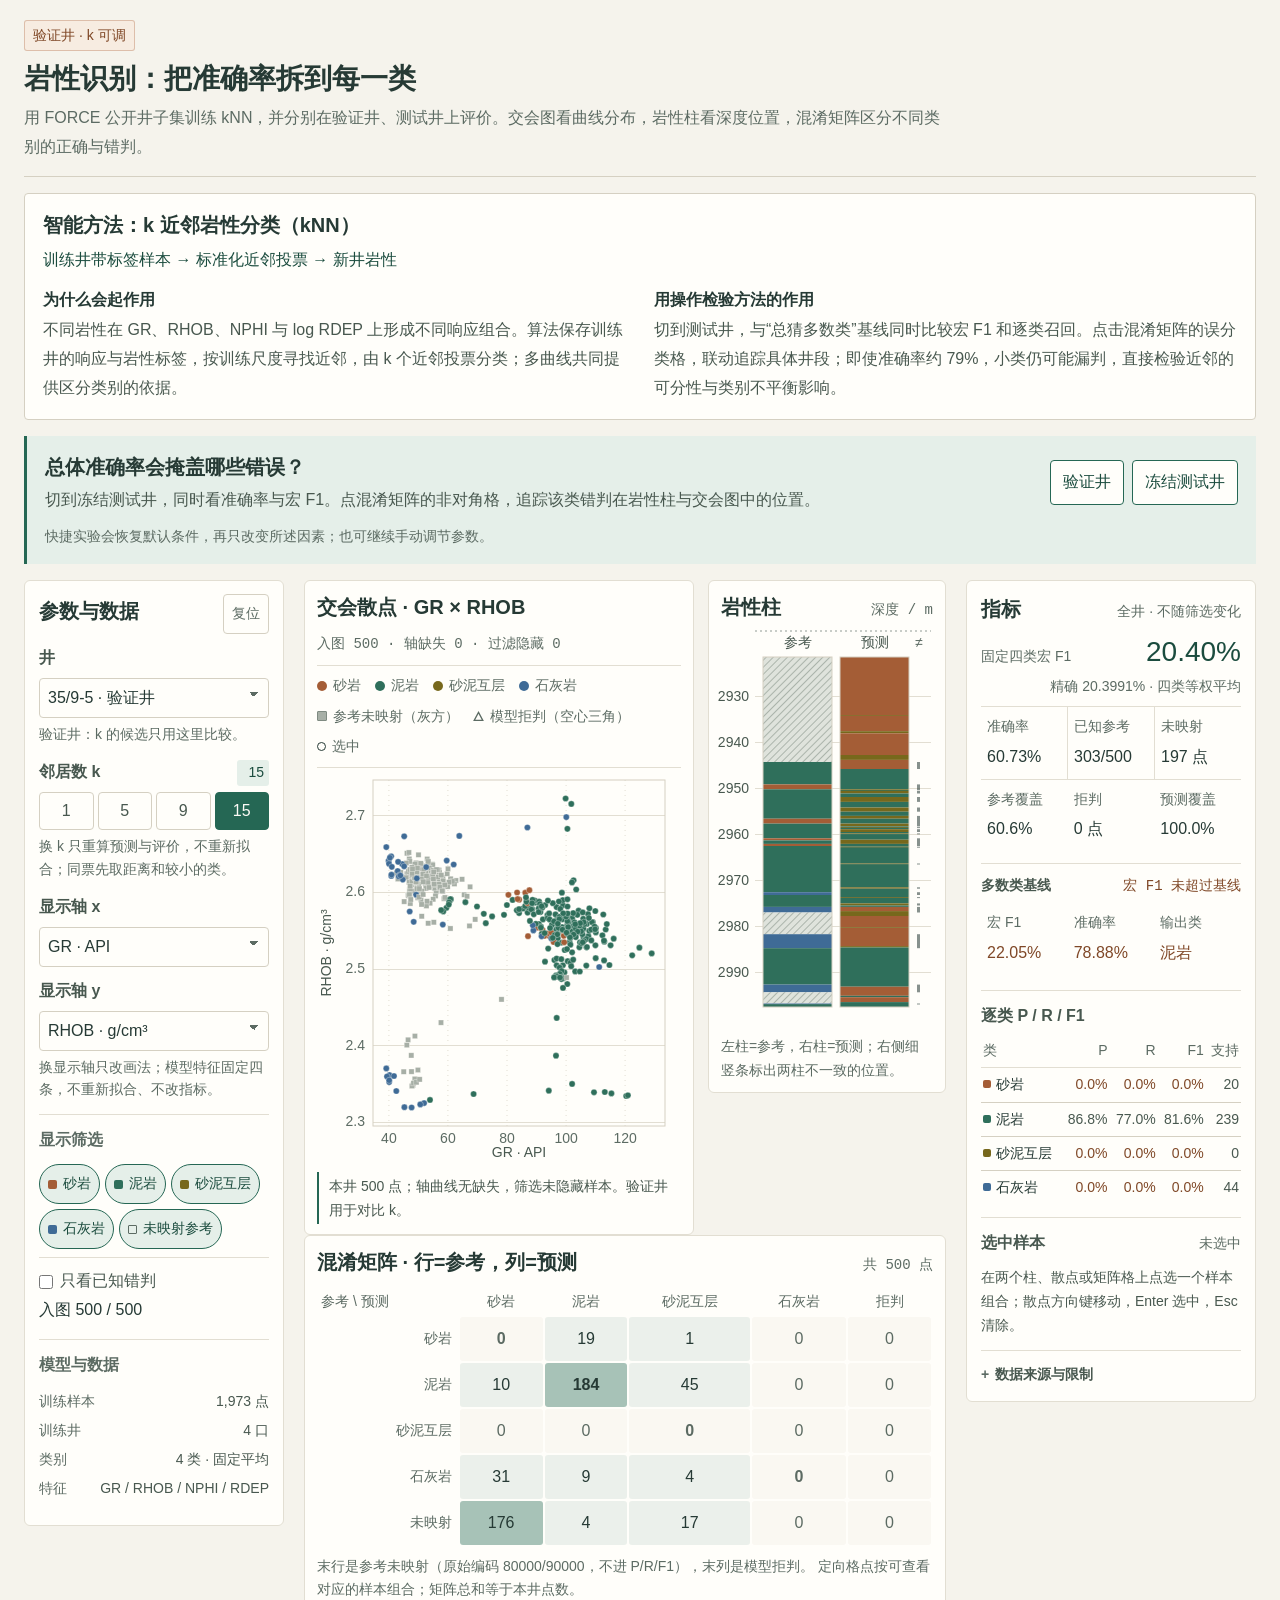
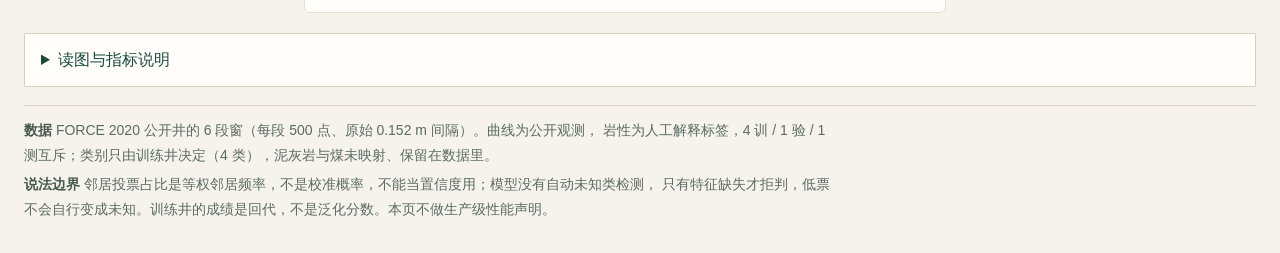
<file: cases/welllog-lithology-classification/demo/index.html>
<!DOCTYPE html>
<html lang="zh-CN">
<head>
<meta charset="utf-8">
<meta name="viewport" content="width=device-width, initial-scale=1">
<title>w4 · 岩性识别：交会散点、岩性柱与混淆矩阵</title>
<meta name="description" content="用训练井拟合一次 kNN，对公开井做岩性识别，把准确率拆到类别、深度与混淆矩阵上。真实公开数据，指标由当前内核实时计算。">
<link rel="stylesheet" href="demo.css">
</head>
<body>
<div class="bench">

  <header class="bench-top">
    <div class="bt-eyebrow">
      <span class="bt-live" id="bt-mode">—</span>
    </div>
    <h1>岩性识别：把准确率拆到每一类</h1>
    <p class="bt-sub">
      用 FORCE 公开井子集训练 kNN，并分别在验证井、测试井上评价。交会图看曲线分布，岩性柱看深度位置，混淆矩阵区分不同类别的正确与错判。
    </p>
  </header>

  <section class="method-explainer" aria-label="智能方法与作用机制">
    <h2>智能方法：k 近邻岩性分类（kNN）</h2>
    <p class="method-path">训练井带标签样本 → 标准化近邻投票 → 新井岩性</p>
    <div class="method-columns">
      <div><h3>为什么会起作用</h3><p>不同岩性在 GR、RHOB、NPHI 与 log RDEP 上形成不同响应组合。算法保存训练井的响应与岩性标签，按训练尺度寻找近邻，由 k 个近邻投票分类；多曲线共同提供区分类别的依据。</p></div>
      <div><h3>用操作检验方法的作用</h3><p>切到测试井，与“总猜多数类”基线同时比较宏 F1 和逐类召回。点击混淆矩阵的误分类格，联动追踪具体井段；即使准确率约 79%，小类仍可能漏判，直接检验近邻的可分性与类别不平衡影响。</p></div>
    </div>
  </section>

  <section class="experiment-guide" aria-label="引导实验"><div><h2>总体准确率会掩盖哪些错误？</h2><p>切到冻结测试井，同时看准确率与宏 F1。点混淆矩阵的非对角格，追踪该类错判在岩性柱与交会图中的位置。</p></div><div class="experiment-actions"><button type="button" data-experiment="default">验证井</button><button type="button" data-experiment="stress">冻结测试井</button></div><p class="experiment-note">快捷实验会恢复默认条件，再只改变所述因素；也可继续手动调节参数。</p></section>


  <div id="alert" class="alert" role="alert" hidden></div>

  <div class="workbench">

    <section class="col-controls" aria-labelledby="ctl-h">
      <div class="col-head">
        <h2 id="ctl-h">参数与数据</h2>
        <button type="button" class="btn-quiet" id="reset">复位</button>
      </div>

      <div class="field">
        <label for="well">井</label>
        <select id="well"></select>
        <p class="tip" id="well-tip">—</p>
      </div>

      <div class="field">
        <span class="lbl">邻居数 k <output id="k-out">15</output></span>
        <div class="seg" id="k-group" role="group" aria-label="邻居数 k"></div>
        <p class="tip" id="k-tip">—</p>
      </div>

      <div class="field">
        <label for="xkey">显示轴 x</label>
        <select id="xkey"></select>
        <label for="ykey" class="lbl lbl-2">显示轴 y</label>
        <select id="ykey"></select>
        <p class="tip">换显示轴只改画法；模型特征固定四条，不重新拟合、不改指标。</p>
      </div>

      <div class="field-group">
        <h3>显示筛选</h3>
        <div class="chips" id="class-filter"></div>
        <label class="check" for="errors-only">
          <input type="checkbox" id="errors-only"> 只看已知错判
        </label>
        <p class="tip" id="filter-tip">—</p>
      </div>

      <div class="field-group">
        <h3>模型与数据</h3>
        <dl class="facts" id="facts"></dl>
      </div>
    </section>

    <section class="col-plots" aria-label="图表">

      <div class="plot-row">
        <div class="panel panel-scatter">
          <div class="plot-head">
            <h2>交会散点 · <span id="axis-title">—</span></h2>
            <span class="mono" id="scatter-count">—</span>
          </div>
          <ul class="legend" id="scatter-legend"></ul>
          <div class="chart" id="scatter"></div>
          <p class="plot-status" id="scatter-status">—</p>
        </div>

        <div class="panel panel-cols">
          <div class="plot-head">
            <h2>岩性柱</h2>
            <span class="mono">深度 / m</span>
          </div>
          <div class="chart" id="columns"></div>
          <p class="plot-hint">左柱=参考，右柱=预测；右侧细竖条标出两柱不一致的位置。</p>
        </div>
      </div>

      <div class="panel panel-matrix">
        <div class="plot-head">
          <h2>混淆矩阵 · 行=参考，列=预测</h2>
          <span class="mono" id="matrix-cap">—</span>
        </div>
        <div class="matrix-wrap" id="matrix"></div>
        <p class="plot-hint">
          末行是参考未映射（原始编码 80000/90000，不进 P/R/F1），末列是模型拒判。
          定向格点按可查看对应的样本组合；矩阵总和等于本井点数。
        </p>
      </div>

    </section>

    <aside class="col-inspect" aria-labelledby="ins-h">
      <div class="col-head">
        <h2 id="ins-h">指标</h2>
        <span class="tag-tol">全井 · 不随筛选变化</span>
      </div>

      <div class="score">
        <span class="score-l">固定四类宏 F1</span>
        <strong id="m-f1">—</strong>
        <span class="score-s" id="m-f1s">—</span>
      </div>

      <dl class="metrics">
        <div><dt>准确率</dt><dd id="m-acc">—</dd></div>
        <div><dt>已知参考</dt><dd id="m-known">—</dd></div>
        <div><dt>未映射</dt><dd id="m-unknown">—</dd></div>
      </dl>
      <dl class="metrics tight">
        <div><dt>参考覆盖</dt><dd id="m-refcov">—</dd></div>
        <div><dt>拒判</dt><dd id="m-reject">—</dd></div>
        <div><dt>预测覆盖</dt><dd id="m-predcov">—</dd></div>
      </dl>

      <div class="baseline-box">
        <div class="bb-head">
          <h3>多数类基线</h3>
          <span class="mono" id="m-maj-note">—</span>
        </div>
        <dl class="metrics tight">
          <div><dt>宏 F1</dt><dd id="m-maj-f1">—</dd></div>
          <div><dt>准确率</dt><dd id="m-maj-acc">—</dd></div>
          <div><dt>输出类</dt><dd id="m-maj-class">—</dd></div>
        </dl>
      </div>

      <div class="inspector-block">
        <h3>逐类 P / R / F1</h3>
        <table class="pc-table">
          <thead>
            <tr><th scope="col">类</th><th scope="col">P</th><th scope="col">R</th><th scope="col">F1</th><th scope="col">支持</th></tr>
          </thead>
          <tbody id="per-class"></tbody>
        </table>
      </div>

      <div class="inspector-block">
        <h3>选中样本 <span class="mono" id="sel-mode">未选中</span></h3>
        <div class="sel-detail" id="detail">
          在两个柱、散点或矩阵格上点选一个样本组合；方向键移动，Enter 选中，Esc 清除。
        </div>
      </div>

      <details class="src-block">
        <summary>数据来源与限制</summary>
        <div id="source">—</div>
      </details>
    </aside>

  </div>

  <details class="reading-help"><summary>读图与指标说明</summary><p>准确率按样本计分，容易受多数类影响；宏 F1 给训练定义的四个类别相同权重。混淆矩阵行是参考、列是预测，对角线为正确分类。未映射参考单独记账，不并入四类指标；邻居投票占比不是校准概率。</p></details>

  <footer class="bench-foot">
    <p>
      <b>数据</b> FORCE 2020 公开井的 6 段窗（每段 500 点、原始 0.152 m 间隔）。曲线为公开观测，
      岩性为人工解释标签，4 训 / 1 验 / 1 测互斥；类别只由训练井决定（4 类），泥灰岩与煤未映射、保留在数据里。
    </p>
    <p>
      <b>说法边界</b> 邻居投票占比是等权邻居频率，不是校准概率，不能当置信度用；模型没有自动未知类检测，
      只有特征缺失才拒判，低票不会自行变成未知。训练井的成绩是回代，不是泛化分数。本页不做生产级性能声明。
    </p>
  </footer>

</div>

<script src="data.js"></script>
<script src="core.js"></script>
<script src="app.js"></script>
</body>
</html>
</file>
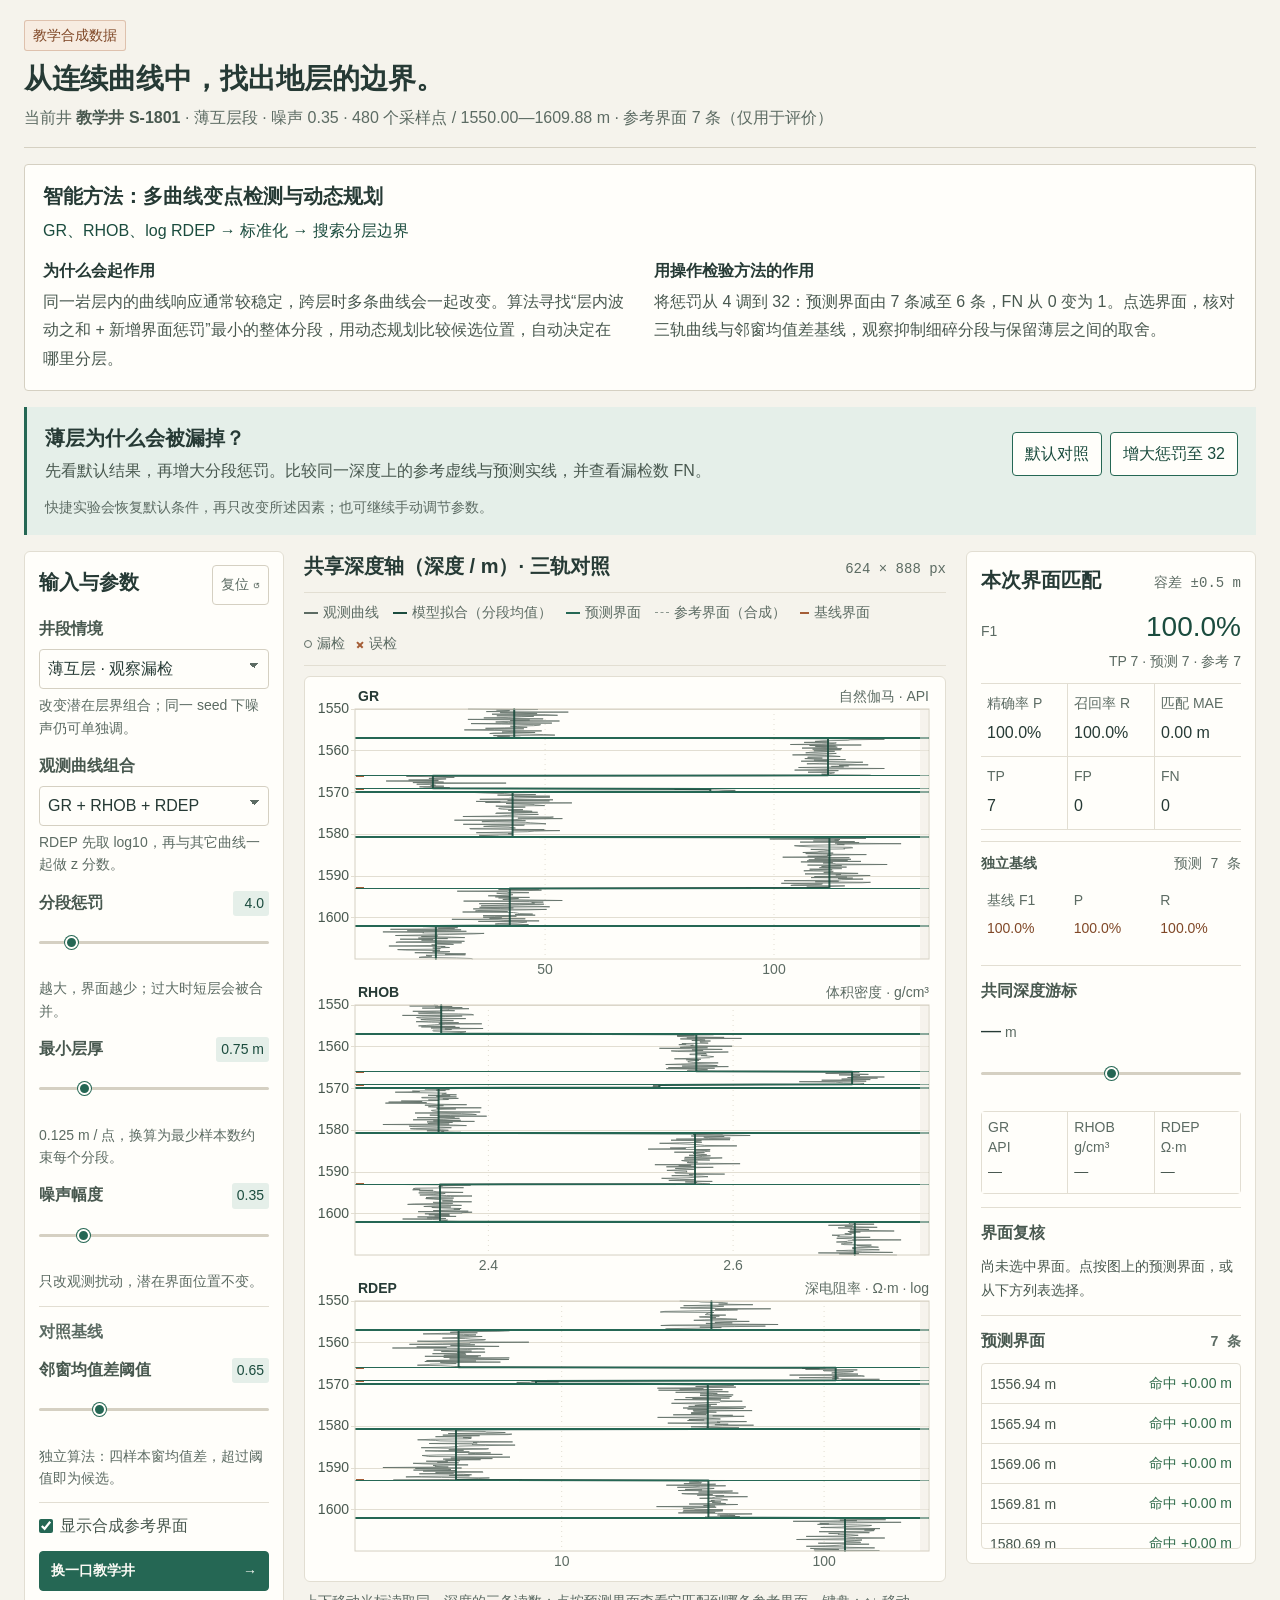
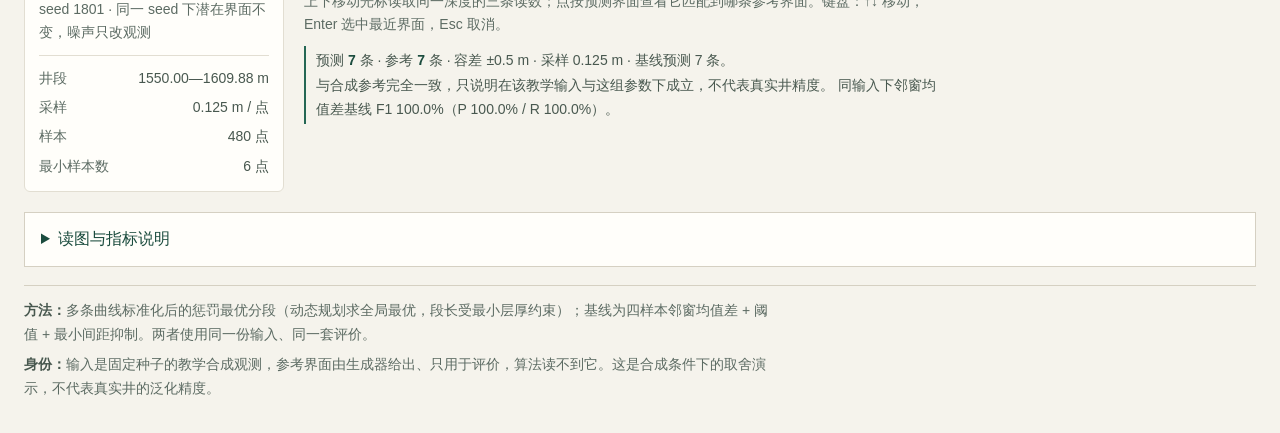
<file: cases/welllog-multicurve-segmentation/demo/index.html>
<!doctype html>
<html lang="zh-CN">
<head>
<meta charset="utf-8">
<meta name="viewport" content="width=device-width,initial-scale=1">
<title>测井曲线智能分层 · 可运行示范</title>
<meta name="description" content="用多曲线惩罚最优分段，从连续测井曲线中找出候选地层界面，并与邻窗均值差基线对照。教学合成数据，固定种子可复现。">
<link rel="icon" href="data:,">
<link rel="stylesheet" href="demo.css">
</head>
<body>
<div class="bench">

  <header class="bench-top">
    <div class="bt-eyebrow">
      <span class="bt-live" id="live-flag">教学合成数据</span>
    </div>
    <h1>从连续曲线中，找出地层的边界。</h1>
    <p class="bt-sub" id="well-meta">正在生成教学井…</p>
  </header>

  <section class="method-explainer" aria-label="智能方法与作用机制">
    <h2>智能方法：多曲线变点检测与动态规划</h2>
    <p class="method-path">GR、RHOB、log RDEP → 标准化 → 搜索分层边界</p>
    <div class="method-columns">
      <div><h3>为什么会起作用</h3><p>同一岩层内的曲线响应通常较稳定，跨层时多条曲线会一起改变。算法寻找“层内波动之和 + 新增界面惩罚”最小的整体分段，用动态规划比较候选位置，自动决定在哪里分层。</p></div>
      <div><h3>用操作检验方法的作用</h3><p>将惩罚从 4 调到 32：预测界面由 7 条减至 6 条，FN 从 0 变为 1。点选界面，核对三轨曲线与邻窗均值差基线，观察抑制细碎分段与保留薄层之间的取舍。</p></div>
    </div>
  </section>

  <section class="experiment-guide" aria-label="引导实验"><div><h2>薄层为什么会被漏掉？</h2><p>先看默认结果，再增大分段惩罚。比较同一深度上的参考虚线与预测实线，并查看漏检数 FN。</p></div><div class="experiment-actions"><button type="button" data-experiment="default">默认对照</button><button type="button" data-experiment="stress">增大惩罚至 32</button></div><p class="experiment-note">快捷实验会恢复默认条件，再只改变所述因素；也可继续手动调节参数。</p></section>


  <div class="workbench">

    <!-- ============ 左：参数与输入 ============ -->
    <aside class="col col-controls" aria-label="参数与输入">
      <div class="col-head">
        <h2>输入与参数</h2>
        <button type="button" class="btn-quiet" id="reset">复位 ↺</button>
      </div>

      <div class="field">
        <label for="preset">井段情境</label>
        <select id="preset">
          <option value="thin">薄互层 · 观察漏检</option>
          <option value="standard">常规层 · 界面清晰</option>
          <option value="spike">尖峰干扰 · 观察误检</option>
        </select>
        <p class="tip">改变潜在层界组合；同一 seed 下噪声仍可单独调。</p>
      </div>

      <div class="field">
        <label for="features">观测曲线组合</label>
        <select id="features">
          <option value="grr">GR + RHOB + RDEP</option>
          <option value="gr">GR + RHOB</option>
          <option value="g">仅 GR</option>
        </select>
        <p class="tip">RDEP 先取 log10，再与其它曲线一起做 z 分数。</p>
      </div>

      <div class="field">
        <label for="penalty">分段惩罚 <output id="penalty-out" for="penalty">4.0</output></label>
        <input id="penalty" type="range" min="0.2" max="32" step="0.2" value="4">
        <p class="tip">越大，界面越少；过大时短层会被合并。</p>
      </div>

      <div class="field">
        <label for="thickness">最小层厚 <output id="thickness-out" for="thickness">0.75 m</output></label>
        <input id="thickness" type="range" min="0.25" max="3" step="0.125" value="0.75">
        <p class="tip">0.125 m / 点，换算为最少样本数约束每个分段。</p>
      </div>

      <div class="field">
        <label for="noise">噪声幅度 <output id="noise-out" for="noise">0.35</output></label>
        <input id="noise" type="range" min="0" max="2" step="0.05" value="0.35">
        <p class="tip">只改观测扰动，潜在界面位置不变。</p>
      </div>

      <div class="field-group">
        <h3>对照基线</h3>
        <div class="field">
          <label for="threshold">邻窗均值差阈值 <output id="threshold-out" for="threshold">0.65</output></label>
          <input id="threshold" type="range" min="0.2" max="2" step="0.05" value="0.65">
          <p class="tip">独立算法：四样本窗均值差，超过阈值即为候选。</p>
        </div>
      </div>

      <label class="check" for="truth">
        <input id="truth" type="checkbox" checked>
        <span>显示合成参考界面</span>
      </label>

      <button type="button" class="btn-wide" id="new-well">换一口教学井 <span aria-hidden="true">→</span></button>
      <p class="seed-line" id="seed-line"></p>

      <dl class="facts">
        <div><dt>井段</dt><dd id="fact-depth">—</dd></div>
        <div><dt>采样</dt><dd id="fact-step">—</dd></div>
        <div><dt>样本</dt><dd id="fact-n">—</dd></div>
        <div><dt>最小样本数</dt><dd id="fact-min">—</dd></div>
      </dl>
    </aside>

    <!-- ============ 中：三轨共享深度图 ============ -->
    <section class="col col-plots" aria-label="多轨曲线、预测界面与模型拟合">
      <div class="plot-head">
        <h2>共享深度轴（深度 / m）· 三轨对照</h2>
        <div class="plot-head-r"><span class="mono" id="plot-size"></span></div>
      </div>

      <ul class="legend" id="legend">
        <li><i class="lg-curve"></i>观测曲线</li>
        <li><i class="lg-fit"></i>模型拟合（分段均值）</li>
        <li><i class="lg-pred"></i>预测界面</li>
        <li id="lg-ref"><i class="lg-ref"></i>参考界面（合成）</li>
        <li><i class="lg-base"></i>基线界面</li>
        <li><i class="lg-fn"></i>漏检<i class="lg-fp"></i>误检</li>
      </ul>

      <div class="chart-wrap">
        <div id="chart" class="chart"></div>
      </div>

      <p class="plot-hint">上下移动光标读取同一深度的三条读数；点按预测界面查看它匹配到哪条参考界面。键盘：↑↓ 移动，Enter 选中最近界面，Esc 取消。</p>

      <p class="plot-status" id="plot-status" aria-live="polite"></p>
    </section>

    <!-- ============ 右：指标与检视 ============ -->
    <aside class="col col-inspect" aria-label="指标与选中明细">
      <div class="col-head"><h2>本次界面匹配</h2><span class="mono tag-tol">容差 ±0.5 m</span></div>

      <div class="score">
        <span class="score-l">F1</span>
        <strong id="f1">—</strong>
        <span class="score-s" id="match-count">—</span>
      </div>

      <dl class="metrics">
        <div><dt>精确率 P</dt><dd id="precision">—</dd></div>
        <div><dt>召回率 R</dt><dd id="recall">—</dd></div>
        <div><dt>匹配 MAE</dt><dd id="mae">—</dd></div>
      </dl>

      <dl class="counts">
        <div><dt>TP</dt><dd id="tp">—</dd></div>
        <div><dt>FP</dt><dd id="fp">—</dd></div>
        <div><dt>FN</dt><dd id="fn">—</dd></div>
      </dl>

      <div class="baseline-box">
        <div class="bb-head"><h3>独立基线</h3><span class="mono" id="base-note">—</span></div>
        <dl class="metrics tight">
          <div><dt>基线 F1</dt><dd id="base-f1">—</dd></div>
          <div><dt>P</dt><dd id="base-p">—</dd></div>
          <div><dt>R</dt><dd id="base-r">—</dd></div>
        </dl>
      </div>

      <section class="inspector-block">
        <h3>共同深度游标</h3>
        <div class="depth-row">
          <output id="cur-depth" class="depth-big">—</output>
          <span class="depth-unit">m</span>
        </div>
        <label class="sr-only" for="depth-slider">定位深度</label>
        <input id="depth-slider" type="range" min="0" max="479" step="1" value="0">
        <dl class="readout">
          <div><dt>GR<small>API</small></dt><dd id="cur-gr">—</dd></div>
          <div><dt>RHOB<small>g/cm³</small></dt><dd id="cur-rhob">—</dd></div>
          <div><dt>RDEP<small>Ω·m</small></dt><dd id="cur-rdep">—</dd></div>
        </dl>
      </section>

      <section class="inspector-block">
        <h3>界面复核</h3>
        <p class="sel-detail" id="sel-detail">尚未选中界面。点按图上的预测界面，或从下方列表选择。</p>
      </section>

      <section class="inspector-block">
        <h3>预测界面 <span class="mono count-badge" id="list-count">—</span></h3>
        <div class="bound-list" id="bound-list"></div>
      </section>
    </aside>
  </div>

  <p class="alert" id="alert" role="alert" hidden></p>

  <details class="reading-help"><summary>读图与指标说明</summary><p>GR 是自然伽马；RHOB 是体积密度；RDEP 是深电阻率（对数轴）。TP=命中、FP=误检、FN=漏检。精确率看预测有多少正确，召回率看参考有多少被找到；F1 综合二者。匹配 MAE 只统计已匹配界面的深度误差。</p></details>

  <footer class="bench-foot">
    <p><b>方法：</b>多条曲线标准化后的惩罚最优分段（动态规划求全局最优，段长受最小层厚约束）；基线为四样本邻窗均值差 + 阈值 + 最小间距抑制。两者使用同一份输入、同一套评价。</p>
    <p><b>身份：</b>输入是固定种子的教学合成观测，参考界面由生成器给出、只用于评价，算法读不到它。这是合成条件下的取舍演示，不代表真实井的泛化精度。</p>
  </footer>
</div>

<script src="core.js"></script>
<script src="app.js"></script>
</body>
</html>
</file>
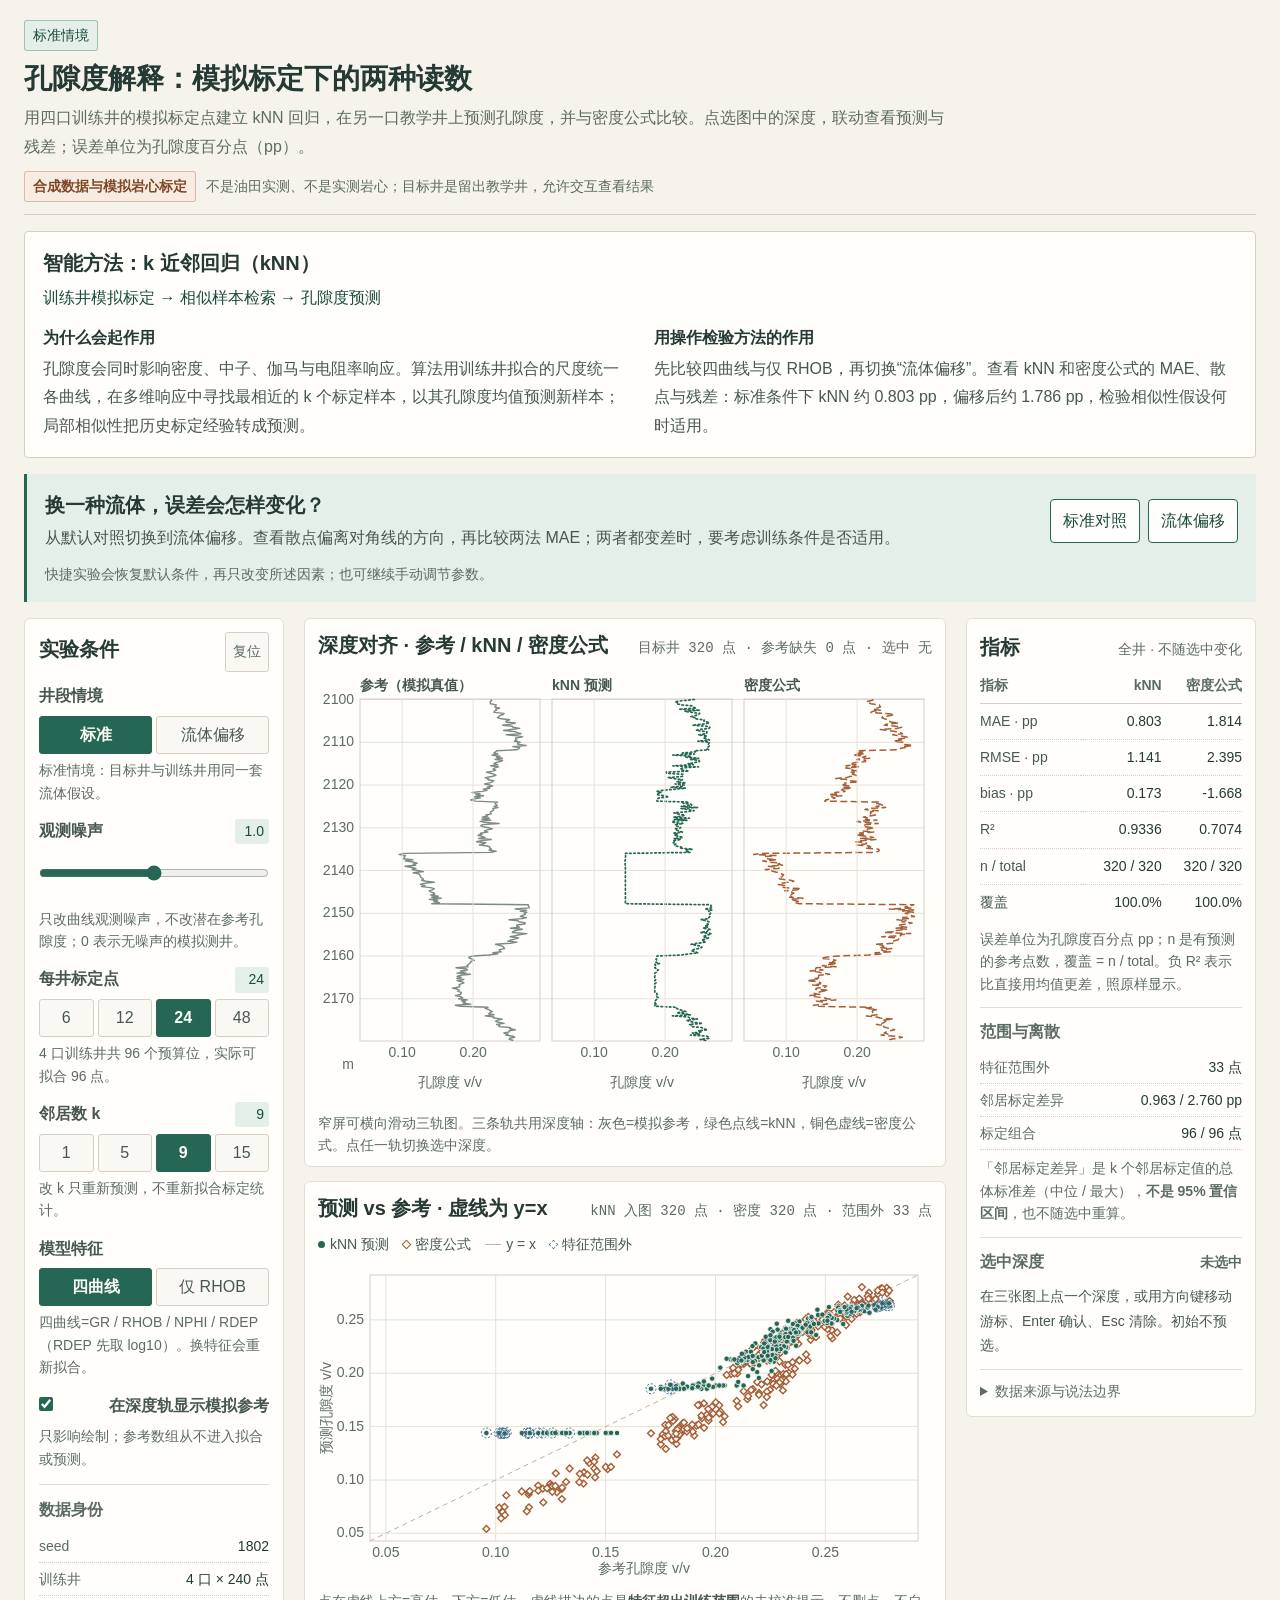
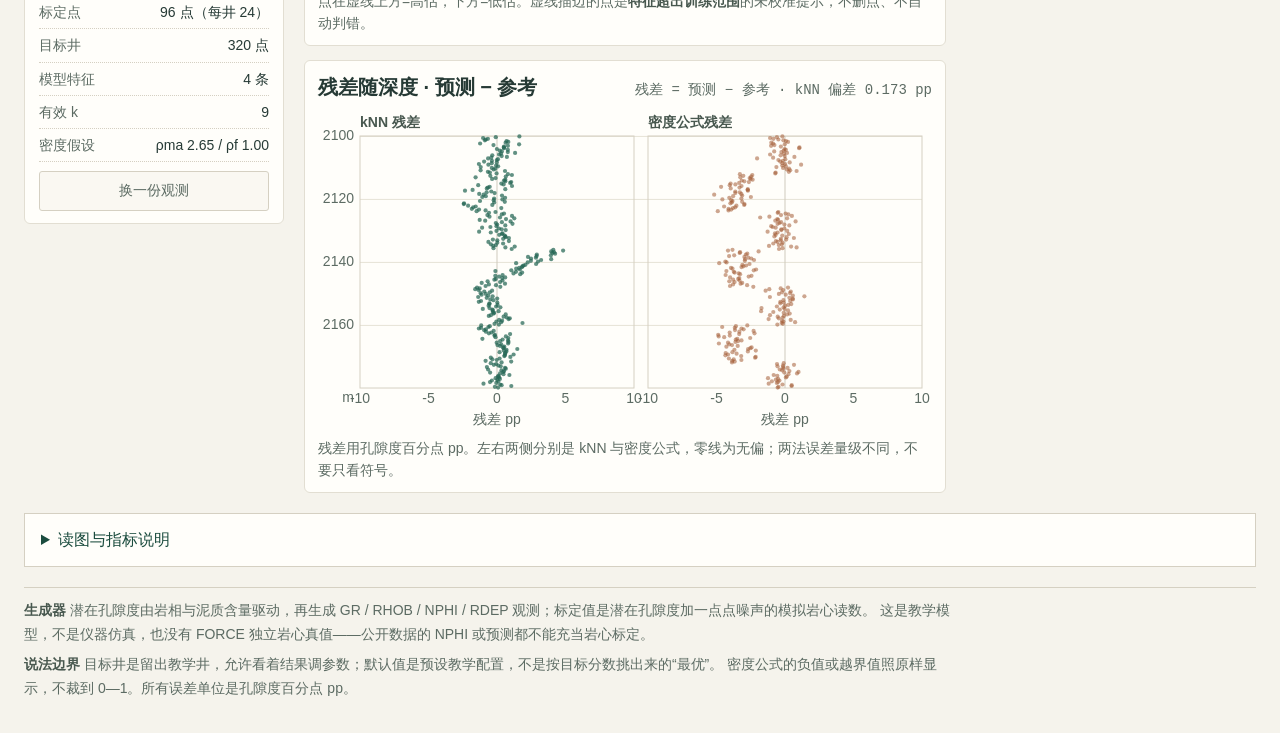
<file: cases/welllog-porosity-regression/demo/index.html>
<!DOCTYPE html>
<html lang="zh-CN">
<head>
<meta charset="utf-8">
<meta name="viewport" content="width=device-width, initial-scale=1">
<title>w2 · 孔隙度解释：模拟标定下的 kNN 与密度公式</title>
<meta name="description" content="在合成教学井上比较 kNN 回归与密度公式解释孔隙度：共用深度、误差用孔隙度百分点、局部邻居差异不是置信区间。">
<link rel="stylesheet" href="demo.css">
</head>
<body>
<div class="bench">

  <header class="bench-top">
    <div class="bt-eyebrow">
      <span class="bt-live" id="bt-mode">—</span>
    </div>
    <h1>孔隙度解释：模拟标定下的两种读数</h1>
    <p class="bt-sub">
      用四口训练井的模拟标定点建立 kNN 回归，在另一口教学井上预测孔隙度，并与密度公式比较。点选图中的深度，联动查看预测与残差；误差单位为孔隙度百分点（pp）。
    </p>
    <div class="identity">
      <span class="id-badge">合成数据与模拟岩心标定</span>
      <span class="id-note">不是油田实测、不是实测岩心；目标井是留出教学井，允许交互查看结果</span>
    </div>
  </header>

  <section class="method-explainer" aria-label="智能方法与作用机制">
    <h2>智能方法：k 近邻回归（kNN）</h2>
    <p class="method-path">训练井模拟标定 → 相似样本检索 → 孔隙度预测</p>
    <div class="method-columns">
      <div><h3>为什么会起作用</h3><p>孔隙度会同时影响密度、中子、伽马与电阻率响应。算法用训练井拟合的尺度统一各曲线，在多维响应中寻找最相近的 k 个标定样本，以其孔隙度均值预测新样本；局部相似性把历史标定经验转成预测。</p></div>
      <div><h3>用操作检验方法的作用</h3><p>先比较四曲线与仅 RHOB，再切换“流体偏移”。查看 kNN 和密度公式的 MAE、散点与残差：标准条件下 kNN 约 0.803 pp，偏移后约 1.786 pp，检验相似性假设何时适用。</p></div>
    </div>
  </section>

  <section class="experiment-guide" aria-label="引导实验"><div><h2>换一种流体，误差会怎样变化？</h2><p>从默认对照切换到流体偏移。查看散点偏离对角线的方向，再比较两法 MAE；两者都变差时，要考虑训练条件是否适用。</p></div><div class="experiment-actions"><button type="button" data-experiment="default">标准对照</button><button type="button" data-experiment="stress">流体偏移</button></div><p class="experiment-note">快捷实验会恢复默认条件，再只改变所述因素；也可继续手动调节参数。</p></section>


  <div id="alert" class="alert" role="alert" hidden></div>

  <div class="workbench">

    <section class="col-controls" aria-labelledby="ctl-h">
      <div class="col-head">
        <h2 id="ctl-h">实验条件</h2>
        <button type="button" class="btn-quiet" id="reset">复位</button>
      </div>

      <div class="field">
        <span class="lbl">井段情境</span>
        <div class="seg" id="scenario-group" role="group" aria-label="井段情境">
          <button type="button" data-scenario="standard" aria-pressed="true">标准</button>
          <button type="button" data-scenario="shift" aria-pressed="false">流体偏移</button>
        </div>
        <p class="tip" id="scenario-tip">流体偏移只改目标井的流体与观测响应；训练井与潜在孔隙度不变。</p>
      </div>

      <div class="field">
        <label for="noise">观测噪声 <output id="noise-out">1.0</output></label>
        <input type="range" id="noise" min="0" max="2" step="0.1" value="1">
        <p class="tip">只改曲线观测噪声，不改潜在参考孔隙度；0 表示无噪声的模拟测井。</p>
      </div>

      <div class="field">
        <span class="lbl">每井标定点 <output id="perwell-out">24</output></span>
        <div class="seg" id="perwell-group" role="group" aria-label="每井标定点">
          <button type="button" data-perwell="6" aria-pressed="false">6</button>
          <button type="button" data-perwell="12" aria-pressed="false">12</button>
          <button type="button" data-perwell="24" aria-pressed="true">24</button>
          <button type="button" data-perwell="48" aria-pressed="false">48</button>
        </div>
        <p class="tip" id="perwell-tip">—</p>
      </div>

      <div class="field">
        <span class="lbl">邻居数 k <output id="k-out">9</output></span>
        <div class="seg" id="k-group" role="group" aria-label="邻居数 k">
          <button type="button" data-k="1" aria-pressed="false">1</button>
          <button type="button" data-k="5" aria-pressed="false">5</button>
          <button type="button" data-k="9" aria-pressed="true">9</button>
          <button type="button" data-k="15" aria-pressed="false">15</button>
        </div>
        <p class="tip" id="k-tip">改 k 只重新预测，不重新拟合标定统计。</p>
      </div>

      <div class="field">
        <span class="lbl">模型特征</span>
        <div class="seg seg-wrap" id="feature-group" role="group" aria-label="模型特征">
          <button type="button" data-features="four" aria-pressed="true">四曲线</button>
          <button type="button" data-features="rhob" aria-pressed="false">仅 RHOB</button>
        </div>
        <p class="tip">四曲线=GR / RHOB / NPHI / RDEP（RDEP 先取 log10）。换特征会重新拟合。</p>
      </div>

      <div class="field">
        <label class="check" for="show-ref">
          <input type="checkbox" id="show-ref" checked> 在深度轨显示模拟参考
        </label>
        <p class="tip">只影响绘制；参考数组从不进入拟合或预测。</p>
      </div>

      <div class="field-group">
        <h3>数据身份</h3>
        <dl class="facts" id="facts"></dl>
        <button type="button" class="btn-quiet wide" id="newseed">换一份观测</button>
      </div>
    </section>

    <section class="col-plots" aria-label="图表">

      <div class="panel">
        <div class="plot-head">
          <h2>深度对齐 · 参考 / kNN / 密度公式</h2>
          <span class="mono" id="depth-status">—</span>
        </div>
        <div class="chart" id="depth-track" tabindex="0" role="region" aria-label="可横向滚动的三轨孔隙度图"></div>
        <p class="plot-hint">
          窄屏可横向滑动三轨图。三条轨共用深度轴：灰色=模拟参考，绿色点线=kNN，铜色虚线=密度公式。点任一轨切换选中深度。
        </p>
      </div>

      <div class="panel">
        <div class="plot-head">
          <h2>预测 vs 参考 · 虚线为 y=x</h2>
          <span class="mono" id="scatter-status">—</span>
        </div>
        <ul class="legend" id="scatter-legend"></ul>
        <div class="chart" id="scatter"></div>
        <p class="plot-hint">
          点在虚线上方=高估，下方=低估。虚线描边的点是<b>特征超出训练范围</b>的未校准提示，不删点、不自动判错。
        </p>
      </div>

      <div class="panel">
        <div class="plot-head">
          <h2>残差随深度 · 预测 − 参考</h2>
          <span class="mono" id="resid-status">—</span>
        </div>
        <div class="chart" id="resid"></div>
        <p class="plot-hint">
          残差用孔隙度百分点 pp。左右两侧分别是 kNN 与密度公式，零线为无偏；两法误差量级不同，不要只看符号。
        </p>
      </div>

    </section>

    <aside class="col-inspect" aria-labelledby="ins-h">
      <div class="col-head">
        <h2 id="ins-h">指标</h2>
        <span class="tag-tol">全井 · 不随选中变化</span>
      </div>

      <table class="mtx" id="metric-table">
        <thead>
          <tr><th scope="col">指标</th><th scope="col">kNN</th><th scope="col">密度公式</th></tr>
        </thead>
        <tbody id="m-body"></tbody>
      </table>
      <p class="metric-note" id="m-note">—</p>

      <div class="block">
        <h3>范围与离散</h3>
        <dl class="metrics tight">
          <div><dt>特征范围外</dt><dd id="m-outside">—</dd></div>
          <div><dt>邻居标定差异</dt><dd id="m-spread">—</dd></div>
          <div><dt>标定组合</dt><dd id="m-calib">—</dd></div>
        </dl>
        <p class="tip">
          「邻居标定差异」是 k 个邻居标定值的总体标准差（中位 / 最大），<b>不是 95% 置信区间</b>，也不随选中重算。
        </p>
      </div>

      <div class="block">
        <h3>选中深度 <span class="mono" id="sel-mode">未选中</span></h3>
        <div class="sel-detail" id="detail">
          在三张图上点一个深度，或用方向键移动游标、Enter 确认、Esc 清除。初始不预选。
        </div>
      </div>

      <details class="src-block">
        <summary>数据来源与说法边界</summary>
        <div id="source">—</div>
      </details>
    </aside>

  </div>

  <details class="reading-help"><summary>读图与指标说明</summary><p>孔隙度是孔隙体积占岩石总体积的比例，0.20 v/v 表示 20%。MAE 是平均绝对误差，RMSE 更敏感于大误差，二者越小越好；1 pp 是 1 个孔隙度百分点。散点对角线表示预测等于参考。</p></details>

  <footer class="bench-foot">
    <p>
      <b>生成器</b> 潜在孔隙度由岩相与泥质含量驱动，再生成 GR / RHOB / NPHI / RDEP 观测；标定值是潜在孔隙度加一点点噪声的模拟岩心读数。
      这是教学模型，不是仪器仿真，也没有 FORCE 独立岩心真值——公开数据的 NPHI 或预测都不能充当岩心标定。
    </p>
    <p>
      <b>说法边界</b> 目标井是留出教学井，允许看着结果调参数；默认值是预设教学配置，不是按目标分数挑出来的“最优”。
      密度公式的负值或越界值照原样显示，不裁到 0—1。所有误差单位是孔隙度百分点 pp。
    </p>
  </footer>

</div>

<script src="core.js"></script>
<script src="app.js"></script>
</body>
</html>
</file>
<file: assets/core/tokens.css>
/* =========================================================
   设计令牌 Design Tokens
   方向：地层图谱（纸面、标尺、编号）+ 研究工作台（密度、联动）
   规则：颜色/字号/间距只在这里定义；案例与组件用变量，不写死色值。
   兼容：旧变量名全部保留（--paper/--ink/--jade/--clay…），只调整取值。
   ========================================================= */

:root{
  /* ---------- 画布：暖白纸面 ---------- */
  --paper:      #f5f3ec;   /* 主背景，纸面 */
  --paper-2:    #edeae1;   /* 次级底板 */
  --paper-3:    #e4e0d5;   /* 三级底板 */
  --card:       #fffefa;   /* 卡片 / 图表底 */
  --card-soft:  #faf8f2;   /* 卡片内嵌区 */
  --track:      #fffefa;   /* 专业图表底 */

  /* ---------- 描边 ---------- */
  --line:       #e2ded2;
  --line-2:     #d5d0c2;
  --line-3:     #bdb7a6;

  /* ---------- 墨色（文字） ---------- */
  --ink:        #263a35;
  --ink-2:      #48584f;
  --ink-3:      #5c6b63;
  --ink-4:      #5c6b63;
  --ink-inv:    #fbfaf5;

  /* ---------- 主强调 ---------- */
  --jade:       #256754;
  --jade-d:     #1b4c3e;
  --jade-l:     #e5efe9;
  --clay:       #a45d36;
  --clay-d:     #7f4726;
  --clay-l:     #f7ece1;

  /* ---------- 五类方法色（中饱和，白底可读） ---------- */
  --c-cv:       #256754;   /* 计算机视觉 */
  --c-ts:       #a45d36;   /* 时序预测 */
  --c-nlp:      #6f4f7f;   /* 自然语言处理 */
  --c-opt:      #3a5f8c;   /* 优化算法 */
  --c-kg:       #6b6f2a;   /* 知识图谱 */

  --bg-cv:      #e5efe9;
  --bg-ts:      #f7ece1;
  --bg-nlp:     #efe9f2;
  --bg-opt:     #e8eef7;
  --bg-kg:      #efefe0;

  /* ---------- 语义色 ---------- */
  --ok:         #2f6b4a;
  --ok-bg:      #e6f0e8;
  --warn:       #946d15;
  --warn-bg:    #f7efd8;
  --bad:        #a04a41;
  --bad-bg:     #f8e8e4;

  /* ---------- 图表语义（预测 / 参考 / 基线） ---------- */
  --pred:       #256754;   /* 预测界面：深绿实线 */
  --ref:        #8b968e;   /* 参考界面：灰虚线 */
  --base-mark:  #a45d36;   /* 基线：暖铜短标 */
  --fit:        #1b4c3e;   /* 模型拟合 */

  /* ---------- 圆角与阴影（克制：以分隔线为主） ---------- */
  --r-s: 4px;
  --r-m: 6px;
  --r-l: 8px;
  --r-xl: 10px;

  --sh-1: 0 1px 1px rgba(46,42,30,.04);
  --sh-2: 0 1px 2px rgba(46,42,30,.05), 0 6px 16px -12px rgba(46,42,30,.18);
  --sh-3: 0 2px 4px rgba(46,42,30,.05), 0 16px 36px -20px rgba(46,42,30,.22);

  /* ---------- 字体（全部系统字体，无远端依赖） ---------- */
  --mono: 'JetBrains Mono','SFMono-Regular','Cascadia Mono',Consolas,'Liberation Mono',monospace;
  --sans: -apple-system,BlinkMacSystemFont,'Segoe UI Variable','Segoe UI',
          'PingFang SC','Hiragino Sans GB','Microsoft YaHei UI','Microsoft YaHei',sans-serif;
  --serif: 'Songti SC','Source Han Serif SC','Noto Serif CJK SC','SimSun',
           'Times New Roman',serif;

  /* ---------- 布局 ---------- */
  --nav-h: 72px;
  --maxw: 1440px;
  --sp-1: 6px;  --sp-2: 10px;  --sp-3: 14px;
  --sp-4: 20px; --sp-5: 28px;  --sp-6: 40px;
  --sp-7: 56px; --sp-8: 80px;

  /* 正文16、辅助14、标题20/28；保留旧变量名兼容现有组件。 */
  --fs-micro: 14px;
  --fs-xs: 14px;
  --fs-sm: 14px;
  --fs-base: 16px;
  --fs-md: 16px;
  --fs-lg: 20px;
  --fs-xl: 28px;
}

/* =========================================================
   Reset
   ========================================================= */
*{box-sizing:border-box;margin:0;padding:0}
html{scroll-behavior:smooth;-webkit-text-size-adjust:100%}
body{
  font-family:var(--sans);
  font-size:var(--fs-base);
  line-height:1.8;
  color:var(--ink);
  background:var(--paper);
  -webkit-font-smoothing:antialiased;
  -moz-osx-font-smoothing:grayscale;
  overflow-x:hidden;
}

/* 纸面：只在页顶给一层极淡的暖光，不做整页渐变或装饰网格 */
body::before{
  content:'';
  position:fixed;inset:0;z-index:-1;pointer-events:none;
  background:
    radial-gradient(1200px 460px at 50% -20%, rgba(255,255,255,.86) 0%, rgba(255,255,255,0) 70%),
    linear-gradient(180deg, rgba(165,152,118,.05) 0%, rgba(165,152,118,0) 34%);
}

a{color:inherit;text-decoration:none}
button{font-family:inherit;font-size:inherit;color:inherit;background:none;border:none;cursor:pointer}
input,select,textarea{font-family:inherit;font-size:inherit}
img,svg{max-width:100%}
::selection{background:rgba(37,103,84,.18);color:var(--ink)}

::-webkit-scrollbar{width:10px;height:10px}
::-webkit-scrollbar-track{background:var(--paper)}
::-webkit-scrollbar-thumb{background:var(--line-2);border-radius:5px;border:2px solid var(--paper)}
::-webkit-scrollbar-thumb:hover{background:var(--line-3)}

:focus-visible{outline:2px solid var(--jade);outline-offset:2px;border-radius:2px}

/* =========================================================
   排版基元
   ========================================================= */
h1,h2,h3,h4,h5{font-weight:640;letter-spacing:normal;line-height:1.28;color:var(--ink)}
p{color:var(--ink-2)}
b,strong{font-weight:640;color:var(--ink)}

.wrap{width:min(var(--maxw),calc(100% - 56px));margin:0 auto}
.mono{font-family:var(--mono);font-variant-numeric:tabular-nums}

/* 辅助标记：仅用于有信息价值的说明 */
.kicker{
  font-family:var(--sans);font-size:var(--fs-micro);letter-spacing:normal;
  text-transform:uppercase;color:var(--jade-d);
  display:inline-flex;align-items:center;gap:9px;
}
.kicker::before{content:'';width:18px;height:1px;background:currentColor;opacity:.6}
.kicker.plain::before{display:none}
.kicker.clay{color:var(--clay-d)}

.eyebrow{
  font-family:var(--sans);font-size:var(--fs-micro);letter-spacing:normal;
  text-transform:uppercase;color:var(--ink-4);
}

.lede{font-size:var(--fs-base);line-height:1.8;color:var(--ink-2)}

/* 专业标题：系统中文衬线，只用于专题与章节大标题 */
.serif{font-family:var(--sans);font-weight:600;letter-spacing:normal}

/* 工具类 */
.muted{color:var(--ink-3)}
.small{font-size:var(--fs-sm)}
.nowrap{white-space:nowrap}
.hr{height:1px;background:var(--line);border:0;margin:0}
.stack{display:flex;flex-direction:column}
.row{display:flex;align-items:center}

/* 细标尺：真实深度轴与编号处使用，不做装饰 */
.rule{height:1px;background:repeating-linear-gradient(90deg,var(--line-2) 0 6px,transparent 6px 10px)}

/* 动效：只在状态切换时，不做入场表演 */
@keyframes fade{from{opacity:0}to{opacity:1}}
.rise{animation:fade .18s linear both}
.d1{animation-delay:.02s}.d2{animation-delay:.04s}.d3{animation-delay:.06s}
.d4{animation-delay:.08s}.d5{animation-delay:.10s}

@media (prefers-reduced-motion:reduce){
  *{animation:none!important;transition:none!important;scroll-behavior:auto!important}
}
</file>
<file: assets/core/layout.css>
/* =========================================================
   布局层：导航 / 章节 / 首页图谱索引 / 链条 / 页脚
   方向：“地层图谱＋研究工作台”——纸面、编号、细标尺、紧凑索引。
   阅读顺序优先于装饰：所有分组靠留白与 1px 分隔线，不靠卡片阴影。
   ========================================================= */

/* ---------------- 顶部导航 ---------------- */
.hdr{
  position:sticky;top:0;z-index:60;
  background:rgba(245,243,236,.9);
  backdrop-filter:blur(14px) saturate(130%);
  -webkit-backdrop-filter:blur(14px) saturate(130%);
  border-bottom:1px solid var(--line-2);
}
.hdr-in{
  width:min(var(--maxw),calc(100% - 56px));margin:0 auto;
  height:var(--nav-h);display:flex;align-items:center;gap:22px;
}
.brand{display:flex;align-items:center;gap:10px;flex-shrink:0}
.brand-mark{
  width:26px;height:26px;border-radius:3px;
  background:var(--jade);
  display:grid;place-items:center;flex-shrink:0;
}
.brand-mark svg{display:block}
.brand-txt{display:flex;flex-direction:column;line-height:1.1}
.brand-txt b{font-size:16px;font-weight:640;letter-spacing:normal;color:var(--ink)}
.brand-txt span{
  font-family:var(--sans);font-size:14px;letter-spacing:normal;color:var(--ink-3);
  text-transform:uppercase;margin-top:3px;
}

.nav{display:flex;align-items:center;gap:2px;margin-left:auto}
.nav a{
  position:relative;padding:6px 10px;border-radius:3px;font-size:14px;color:var(--ink-2);
  transition:color .14s,background .14s;white-space:nowrap;
}
.nav a:hover{color:var(--ink);background:rgba(37,103,84,.07)}
.nav a.on{color:var(--jade-d);font-weight:640}
.nav a.on::after{
  content:'';position:absolute;left:10px;right:10px;bottom:-1px;height:2px;
  background:var(--jade);
}
.nav .nav-sep{width:1px;height:14px;background:var(--line-2);margin:0 7px}

/* ---------------- 章节 ---------------- */
.section{padding:44px 0}
.section.tight{padding:26px 0}
.sec-head{border-top:1px solid var(--line-2);padding-top:10px;margin-bottom:18px}
.sec-rail{display:flex;align-items:center;gap:10px;margin-bottom:9px;min-height:18px}
.sec-num{
  font-family:var(--sans);font-size:14px;letter-spacing:normal;color:var(--jade-d);
  padding:0 5px;border:1px solid rgba(37,103,84,.3);line-height:1.5;
}
.sec-rail .kicker::before{display:none}
.sec-rail .kicker{font-size:14px;letter-spacing:normal}
.sec-rail .r{margin-left:auto;display:flex;align-items:center;gap:8px}
.sec-head h2{font-size:20px;letter-spacing:normal}
.sec-head p{color:var(--ink-3);font-size:16px;max-width:84ch;margin-top:4px;line-height:1.65}

/* ---------------- 首页页首 ---------------- */
.mast{padding:40px 0 22px;position:relative}
.mast::after{
  content:'';position:absolute;left:0;right:0;bottom:0;height:1px;
  background:var(--line-2);
}
.mh-rail{display:flex;align-items:center;gap:14px;padding-bottom:16px}
.mh-ver{margin-left:auto;font-size:14px;color:var(--ink-3);letter-spacing:normal}
.mh-body{display:grid;grid-template-columns:minmax(0,1.04fr) minmax(0,.96fr);gap:56px;align-items:start}
.mh-body h1{
  font-size:36px;line-height:1.22;font-weight:600;
  letter-spacing:normal;color:var(--ink);
}
.mh-body h1 em{
  font-style:normal;position:relative;color:var(--jade-d);
  background:linear-gradient(180deg,transparent 72%,rgba(37,103,84,.13) 72%);
}
.mh-side p{font-size:16px;line-height:1.82;color:var(--ink-2);max-width:52ch}
.mh-side .mh-note{
  margin-top:9px;font-size:14px;color:var(--ink-3);line-height:1.7;
  padding-left:10px;border-left:2px solid var(--clay);
}
.mh-acts{display:flex;gap:8px;margin-top:16px;flex-wrap:wrap}

.mh-stats{
  display:grid;grid-template-columns:repeat(4,1fr);gap:0;
  margin-top:30px;border-top:1px solid var(--line);
}
.mh-stats > div{
  padding:13px 0 0;border-right:1px solid var(--line);
}
.mh-stats > div:last-child{border-right:0}
.mh-stats .n{
  font-family:var(--sans);font-size:28px;line-height:1;color:var(--ink);
  padding-left:0;
}
.mh-stats > div:not(:first-child) .n{padding-left:16px}
.mh-stats .l{
  font-size:14px;color:var(--ink-3);letter-spacing:normal;margin-top:6px;
  padding-left:0;
}
.mh-stats > div:not(:first-child) .l{padding-left:16px}

/* ---------------- 01 环节索引 ---------------- */
.idx{list-style:none;border-top:1px solid var(--line-2)}
.idx-row{
  display:grid;
  grid-template-columns:44px minmax(150px,230px) minmax(120px,1fr) 62px 52px 18px;
  gap:14px;align-items:center;
  padding:11px 6px 11px 2px;border-bottom:1px solid var(--line);
  transition:background .14s,padding-left .14s;
  position:relative;
}
.idx-row:hover{background:rgba(255,254,250,.72);padding-left:8px}
.idx-row:hover .ix-go{transform:translateX(3px);color:var(--jade)}
.idx-row::before{
  content:'';position:absolute;left:0;top:0;bottom:0;width:2px;
  background:var(--jade);transform:scaleY(0);transition:transform .16s;
}
.idx-row:hover::before{transform:scaleY(.7)}
.ix-n{font-family:var(--sans);font-size:14px;color:var(--ink-4);letter-spacing:normal}
.ix-name{font-size:16px;font-weight:600;color:var(--ink);display:flex;align-items:baseline;gap:9px;flex-wrap:wrap}
.ix-name i{
  font-family:var(--sans);font-style:normal;font-size:14px;letter-spacing:normal;
  color:var(--ink-3);text-transform:uppercase;
}
.ix-bar{display:flex;gap:2px;height:4px;align-items:center}
.ix-bar i{display:block;height:4px;border-radius:1px}
.ix-bar i.empty{background:var(--line-2)}
.ix-num{
  font-family:var(--sans);font-size:16px;color:var(--ink-2);text-align:right;
  display:flex;align-items:baseline;justify-content:flex-end;gap:4px;
}
.ix-num small{font-family:var(--sans);font-size:14px;color:var(--ink-4)}
.ix-case{
  font-family:var(--sans);font-size:14px;color:var(--jade-d);text-align:right;
  background:var(--jade-l);border:1px solid rgba(37,103,84,.2);padding:1px 5px;justify-self:end;
}
.ix-case.is-empty{color:var(--ink-4);background:transparent;border-color:transparent}
.ix-go{font-size:14px;color:var(--ink-4);transition:transform .14s,color .14s}

.idx-foot{
  display:flex;align-items:center;gap:12px;margin-top:14px;flex-wrap:wrap;
}
.idx-foot-l{font-family:var(--sans);font-size:14px;letter-spacing:normal;color:var(--ink-3)}
.mx-row{display:flex;gap:6px;flex-wrap:wrap}
.mx-chip{
  display:inline-flex;align-items:center;gap:6px;
  font-size:14px;color:var(--ink-2);padding:4px 9px;
  border:1px solid var(--line-2);background:var(--card);
  transition:border-color .14s,color .14s;
}
.mx-chip:hover{border-color:var(--ink-3);color:var(--ink)}
.mx-chip i{width:6px;height:6px;display:block;background:var(--mc,var(--line-3))}
.mx-chip b{font-family:var(--sans);font-size:14px;font-weight:600;color:var(--mc,var(--ink-3))}
.mx-chip span{
  font-family:var(--sans);font-size:14px;color:var(--ink-4);
  border-left:1px solid var(--line);padding-left:6px;
}
.mx-chip[data-m="cv"]{--mc:var(--c-cv)}
.mx-chip[data-m="ts"]{--mc:var(--c-ts)}
.mx-chip[data-m="nlp"]{--mc:var(--c-nlp)}
.mx-chip[data-m="opt"]{--mc:var(--c-opt)}
.mx-chip[data-m="kg"]{--mc:var(--c-kg)}

/* ---------------- 02 测井专题 ---------------- */
.dossier{
  display:grid;grid-template-columns:minmax(0,1fr) minmax(0,1.05fr);gap:0;
  border:1px solid var(--line-2);background:var(--card);
}
.ds-lead{padding:22px 24px 22px;border-right:1px solid var(--line)}
.ds-lead h3{font-size:16px;margin-top:10px;letter-spacing:normal}
.ds-lead p{font-size:16px;line-height:1.78;color:var(--ink-2);margin-top:8px;max-width:46ch}
.ds-lead .btn{margin-top:14px}
.ds-lead .ds-note{
  font-size:14px;color:var(--ink-3);line-height:1.7;margin-top:12px;
  padding-top:10px;border-top:1px dashed var(--line);
}
.ds-list{list-style:none;padding:6px 0}
.ds-list li{border-bottom:1px solid var(--line)}
.ds-list li:last-child{border-bottom:0}
.ds-list a{
  display:flex;align-items:center;gap:10px;padding:12px 20px;
  transition:background .14s,padding-left .14s;
}
.ds-list a:hover{background:var(--card-soft);padding-left:26px}
.ds-list b{
  font-family:var(--sans);font-size:14px;letter-spacing:normal;color:var(--jade-d);
  min-width:22px;
}
.ds-nm{font-size:16px;font-weight:600;color:var(--ink)}
.ds-flag{
  font-family:var(--sans);font-style:normal;font-size:14px;letter-spacing:normal;
  color:var(--jade-d);background:var(--jade-l);border:1px solid rgba(37,103,84,.22);
  padding:1px 5px;
}
.ds-case{
  font-family:var(--sans);font-style:normal;font-size:14px;letter-spacing:normal;
  color:var(--clay-d);background:var(--clay-l);border:1px solid rgba(164,93,54,.22);
  padding:1px 5px;
}
.ds-go{margin-left:auto;font-size:14px;color:var(--ink-4)}

/* ---------------- 03 案例目录 ---------------- */
.cat-wrap{overflow-x:auto;border-top:1px solid var(--line-2)}
table.cat{width:100%;border-collapse:collapse;font-size:16px;min-width:620px}
table.cat th{
  font-family:var(--sans);font-size:14px;letter-spacing:normal;color:var(--ink-4);
  font-weight:400;text-align:left;padding:8px 10px 8px 0;
  border-bottom:1px solid var(--line-2);white-space:nowrap;
}
table.cat td{padding:10px 10px 10px 0;border-bottom:1px solid var(--line);vertical-align:middle}
table.cat td.id{font-family:var(--sans);font-size:14px;color:var(--jade-d);white-space:nowrap}
table.cat td .nm{font-size:16px;font-weight:600}
table.cat td .sc{font-family:var(--sans);font-size:14px;color:var(--ink-3);margin-top:2px}
table.cat td.num{font-family:var(--sans);font-size:14px;color:var(--ink-2);white-space:nowrap}
table.cat td.r{text-align:right;white-space:nowrap}
table.cat tr:hover td{background:rgba(255,254,250,.7)}
.cat-empty{padding:20px 0;color:var(--ink-4);font-size:14px}

/* ---------------- 05 系统一行 ---------------- */
.sysrow{
  display:flex;align-items:center;gap:24px;padding:16px 0;
  border-top:1px solid var(--line-2);border-bottom:1px solid var(--line);
  flex-wrap:wrap;
}
.sysrow-l{flex:1;min-width:280px}
.sysrow-l p{font-size:14px;line-height:1.72;color:var(--ink-3);margin-top:6px;max-width:80ch}
.sysrow-l b{color:var(--ink-2)}
.sysrow-r{display:flex;gap:8px;flex-wrap:wrap}

/* ---------------- 链条（链条页仍在用） ---------------- */
.chain-wrap{position:relative}
.chain-scroll{overflow-x:auto;padding:0 0 8px;margin:0 -6px}
.chain-scroll::-webkit-scrollbar{height:6px}
.chain{
  display:grid;grid-template-columns:repeat(13,minmax(80px,1fr));
  gap:4px;position:relative;padding-top:22px;min-width:1020px;
}
.chain::before{
  content:'';position:absolute;left:6px;right:6px;top:8px;height:1px;
  background:var(--line-2);
}
.step{
  position:relative;display:block;padding:10px 9px 10px;border:1px solid transparent;
  transition:background .16s,border-color .16s,transform .16s;
}
.step::before{
  content:'';position:absolute;top:-17px;left:17px;width:6px;height:6px;border-radius:50%;
  background:var(--paper);border:1.5px solid var(--line-3);transition:all .16s;
}
.step:hover{background:var(--card);border-color:var(--line);transform:translateY(-2px)}
.step:hover::before{background:var(--jade);border-color:var(--jade);box-shadow:0 0 0 4px rgba(37,103,84,.11)}
.step-idx{font-family:var(--sans);font-size:14px;color:var(--ink-3);letter-spacing:normal}
.step-name{font-size:14px;margin-top:3px;line-height:1.3;font-weight:600;color:var(--ink)}
.step-n{font-family:var(--sans);font-size:16px;color:var(--ink-2);margin-top:6px;line-height:1}
.step-n span{font-size:14px;color:var(--ink-3);margin-left:3px;font-family:var(--sans)}
.step-bar{display:flex;gap:2px;margin-top:6px;height:3px}
.step-bar i{flex:1;background:var(--c,var(--line-2));min-width:2px}
.step-bar i.empty{background:var(--line-2)}
.chain-hint{
  display:flex;align-items:center;gap:8px;margin-top:9px;
  font-family:var(--sans);font-size:14px;letter-spacing:normal;color:var(--ink-3);
}

/* ---------------- 页脚 ---------------- */
.ftr{border-top:1px solid var(--line-2);padding:30px 0 34px;background:rgba(237,234,225,.5)}
.ftr-in{display:flex;justify-content:space-between;gap:40px;flex-wrap:wrap}
.ftr-col h5{
  font-family:var(--sans);font-size:14px;letter-spacing:normal;text-transform:uppercase;
  color:var(--ink-3);margin-bottom:10px;font-weight:400;
}
.ftr-col p,.ftr-col a{font-size:14px;color:var(--ink-3);display:block;line-height:1.9}
.ftr-col a:hover{color:var(--jade-d)}
.ftr-bot{
  margin-top:20px;padding-top:12px;border-top:1px solid var(--line);
  display:flex;justify-content:space-between;gap:20px;flex-wrap:wrap;
  font-family:var(--sans);font-size:14px;letter-spacing:normal;color:var(--ink-3);
}

/* ---------------- 面包屑 ---------------- */
.crumb{display:flex;align-items:center;gap:7px;font-size:14px;color:var(--ink-4);padding:14px 0 0;flex-wrap:wrap}
.crumb a{color:var(--ink-3);transition:color .14s}
.crumb a:hover{color:var(--jade-d)}
.crumb .sep{color:var(--line-3)}
.crumb .cur{color:var(--ink-2)}

/* ---------------- 页头（环节 / 方法 / 案例库 / 指南） ---------------- */
.page-head{padding:14px 0 18px;border-bottom:1px solid var(--line-2);margin-bottom:6px}
.ph-top{display:flex;align-items:flex-start;justify-content:space-between;gap:26px;flex-wrap:wrap}
.ph-idx{font-family:var(--sans);font-size:14px;letter-spacing:normal;color:var(--ink-4);margin-bottom:7px}
.ph-idx b{color:var(--jade);font-weight:500}
.page-head h1{font-size:28px;letter-spacing:normal;line-height:1.22}
.page-head h1 .en{
  display:block;font-family:var(--sans);font-size:14px;letter-spacing:normal;
  color:var(--ink-4);text-transform:uppercase;margin-top:7px;font-weight:400;
}
.page-head .blurb{margin-top:10px;max-width:74ch;color:var(--ink-2);font-size:16px;line-height:1.75}
.ph-stat{display:flex;gap:22px;flex-shrink:0;padding-top:6px}
.ph-stat div{text-align:right}
.ph-stat .n{font-family:var(--sans);font-size:20px;line-height:1;color:var(--ink)}
.ph-stat .l{font-size:14px;color:var(--ink-3);margin-top:5px;letter-spacing:normal}

/* ---------------- 响应式 ---------------- */
@media (max-width:1080px){
  .mh-body{grid-template-columns:minmax(0,1fr);gap:20px;align-items:start}
  .mh-body h1{max-width:none}
  .mh-side p{max-width:62ch}
  .idx-row{grid-template-columns:38px minmax(140px,200px) minmax(80px,1fr) 56px 18px}
  .idx-row .ix-case{display:none}
  .dossier{grid-template-columns:minmax(0,1fr)}
  .ds-lead{border-right:0;border-bottom:1px solid var(--line)}
}
@media (max-width:760px){
  .wrap,.hdr-in{width:calc(100% - 32px)}
  /* 窄屏导航换成两行：品牌独占一行，导航横向滚动，不再挤压内容宽度 */
  .hdr-in{height:auto;flex-wrap:wrap;padding:9px 0;row-gap:7px}
  .brand{width:100%}
  .nav{width:100%;margin-left:0;flex-wrap:nowrap;overflow-x:auto;padding-bottom:1px}
  .nav a{flex:0 0 auto}
  .nav .nav-add{margin-left:4px}
  .section{padding:32px 0}
  .mast{padding:26px 0 18px}
  .mh-rail{gap:10px;flex-wrap:wrap;padding-bottom:12px}
  .mh-ver{margin-left:0}
  .mh-body h1{font-size:28px}
  .mh-stats{grid-template-columns:1fr 1fr;margin-top:22px}
  .mh-stats > div{padding-top:11px;border-top:1px solid var(--line)}
  .mh-stats > div:nth-child(odd){border-right:1px solid var(--line)}
  .mh-stats > div:not(:first-child) .n,.mh-stats > div:not(:first-child) .l{padding-left:0}
  .mh-stats > div:nth-child(even){padding-left:16px}
  .idx-row{grid-template-columns:32px minmax(0,1fr) 54px 16px;gap:10px;padding:10px 4px 10px 2px}
  .idx-row .ix-bar{display:none}
  .ix-name{font-size:16px}
  .ix-name i{font-size:14px}
  .ix-num{font-size:16px}
  .ix-num small{display:none}
  .idx-foot{gap:8px}
  .cat-wrap{margin:0 -2px}
  .nav a:not(.nav-keep){display:none}
  .nav .nav-sep{display:none}
  .ftr-in{gap:24px}
}

/* 阅读版：正文16px、辅助14px，标题仅保留20/28/36px。 */
.brand-txt b,.nav a,.nav-add,.mh-side p,.ds-lead p,.ds-nm,.ix-name{font-size:16px}
.sec-head p,.page-head .blurb{font-size:16px;line-height:1.8}
.sec-rail:empty{display:none}
.sec-head h2{font-size:20px}
.ds-lead h3{font-size:20px;margin-top:0}
.mh-body h1{font-family:var(--sans);font-weight:650}
.page-head h1{font-size:28px}
.ix-num small{font-size:14px}
.ph-idx,.page-head h1 .en{display:none}
.sec-rail{margin-bottom:4px;min-height:0}
.ftr-col{min-width:0}
@media(max-width:760px){
  .mh-body h1{font-size:28px;line-height:1.4}
  .ix-name{font-size:16px}
  .nav-add{flex-shrink:0}
}

/* R06：作品入口优先；手机导航保留完整操作。 */
.experiment-section{background:var(--card-soft)}
.experiment-section .sec-head{border-top:0;padding-top:0}
.experiment-grid{display:grid;grid-template-columns:repeat(6,minmax(0,1fr));gap:16px}
.experiment-card{grid-column:span 2;padding:22px;border:1px solid var(--line-2);border-radius:var(--r-l);background:var(--card);display:flex;flex-direction:column;gap:10px;min-width:0}
.experiment-card:nth-child(n+4){grid-column:span 3}
.experiment-meta{display:flex;justify-content:space-between;gap:10px;font-size:14px;color:var(--jade)}
.experiment-card h3{font-size:20px;line-height:1.5}
.experiment-card p{font-size:16px;line-height:1.8}
.experiment-card .experiment-question{color:var(--jade-d);font-weight:600}
.experiment-card .experiment-viz{font-size:14px;color:var(--ink-3);padding-top:4px}
.experiment-links{margin-top:auto;padding-top:6px;display:flex;align-items:center;flex-wrap:wrap;gap:16px}
.experiment-links>a:last-child{color:var(--jade);text-decoration:underline;text-underline-offset:4px}
.mh-body{gap:36px;align-items:center}
.nav a{padding:8px 10px}
@media(max-width:900px){.experiment-grid{grid-template-columns:repeat(2,minmax(0,1fr))}.experiment-card,.experiment-card:nth-child(n+4){grid-column:auto}.experiment-card:last-child{grid-column:1/-1}}
@media(max-width:760px){
 .hdr-in{position:relative;row-gap:8px;padding-top:12px}
 .brand{width:auto;min-height:40px;padding-right:122px}
 .brand-txt b{font-size:16px;line-height:1.5}
 .nav{overflow:visible;flex-wrap:wrap;gap:2px;padding:0}
 .nav a{padding:7px 9px}
 .nav .nav-add{position:absolute;right:0;top:12px;margin:0;min-height:40px;padding:6px 10px}
 .experiment-grid{grid-template-columns:minmax(0,1fr)}
 .experiment-card{padding:18px}
 .matrix{min-width:740px}
}
</file>
<file: assets/core/ui.css>
/* =========================================================
   组件层：标签 / 卡片 / 表格 / 四段式 / 流程 / 示范 / 控制台
   ========================================================= */

/* ---------------- 标签 ---------------- */
.tag{
  display:inline-flex;align-items:center;gap:6px;
  font-family:var(--sans);font-size:14px;letter-spacing:normal;
  padding:3px 8px;border-radius:5px;border:1px solid var(--line-2);
  color:var(--ink-3);background:var(--card-soft);white-space:nowrap;max-width:100%;
}
.tag .dot{width:5px;height:5px;border-radius:50%;background:currentColor;flex-shrink:0}

.mtag{
  display:inline-flex;align-items:center;gap:5px;
  font-family:var(--sans);font-size:14px;letter-spacing:normal;
  padding:2px 7px;border-radius:5px;
  color:var(--mc,var(--ink-3));
  border:1px solid color-mix(in srgb, var(--mc,var(--line-3)) 26%, transparent);
  background:color-mix(in srgb, var(--mc,var(--line-3)) 8%, var(--card));
  white-space:nowrap;
}
.mtag b{font-weight:600}
.mtag[data-m="cv"]{--mc:var(--c-cv)}
.mtag[data-m="ts"]{--mc:var(--c-ts)}
.mtag[data-m="nlp"]{--mc:var(--c-nlp)}
.mtag[data-m="opt"]{--mc:var(--c-opt)}
.mtag[data-m="kg"]{--mc:var(--c-kg)}

.dtag{
  display:inline-flex;align-items:center;gap:5px;
  font-family:var(--sans);font-size:14px;letter-spacing:normal;
  padding:2px 8px;border-radius:5px;border:1px solid;
}
.dtag[data-d="低"]{color:var(--ok);border-color:rgba(63,133,96,.28);background:var(--ok-bg)}
.dtag[data-d="中"]{color:var(--warn);border-color:rgba(169,122,28,.28);background:var(--warn-bg)}
.dtag[data-d="高"]{color:var(--bad);border-color:rgba(176,90,81,.28);background:var(--bad-bg)}
.dtag::before{content:'';width:4px;height:4px;border-radius:50%;background:currentColor}

.badge-ready{
  display:inline-flex;align-items:center;gap:5px;
  font-family:var(--sans);font-size:14px;letter-spacing:normal;
  padding:3px 8px;border-radius:4px;font-weight:600;
  color:var(--jade-d);background:var(--jade-l);border:1px solid rgba(37,103,84,.22);
}
.badge-ready::before{content:'';width:5px;height:5px;border-radius:50%;background:var(--jade)}
.badge-draft{
  display:inline-flex;align-items:center;gap:5px;
  font-family:var(--sans);font-size:14px;letter-spacing:normal;
  padding:3px 8px;border-radius:4px;
  color:var(--warn);background:var(--warn-bg);border:1px solid rgba(169,122,28,.24);
}
.badge-wip{
  font-family:var(--sans);font-size:14px;letter-spacing:normal;
  padding:3px 8px;border-radius:4px;color:var(--ink-3);
  background:var(--paper-2);border:1px dashed var(--line-2);
}

/* ---------------- 按钮 ---------------- */
.btn{
  display:inline-flex;align-items:center;justify-content:center;gap:7px;
  padding:9px 15px;border-radius:7px;font-size:16px;font-weight:500;
  border:1px solid var(--line-2);color:var(--ink);
  background:var(--card);
  transition:background .16s,border-color .16s,box-shadow .16s,transform .16s;
  cursor:pointer;white-space:nowrap;
}
.btn:hover{background:var(--card-soft);border-color:var(--line-3);box-shadow:var(--sh-1)}
.btn:active{transform:translateY(1px)}
.btn.primary{background:var(--jade);border-color:var(--jade);color:var(--ink-inv);font-weight:600}
.btn.primary:hover{background:var(--jade-d);border-color:var(--jade-d);box-shadow:0 4px 12px -4px rgba(37,103,84,.45)}
.btn.clay{background:var(--clay);border-color:var(--clay);color:#fff}
.btn.clay:hover{background:var(--clay-d);border-color:var(--clay-d)}
.btn.ghost{border-color:transparent;background:transparent;color:var(--ink-3)}
.btn.ghost:hover{color:var(--ink);background:rgba(80,74,55,.06);box-shadow:none}
.btn.sm{padding:6px 11px;font-size:14px;border-radius:6px}
.btn .ar{font-family:var(--sans);font-size:14px;opacity:.55}

/* ---------------- 卡片 ---------------- */
.card{
  border:1px solid var(--line);border-radius:var(--r-m);
  background:var(--card);box-shadow:var(--sh-1);
}
.card-pad{padding:16px 18px}

/* 方法面板：五格一体式，靠细线分隔，不再用浮起的卡片 */
.methods{
  display:grid;grid-template-columns:repeat(5,1fr);
  border:1px solid var(--line);border-radius:var(--r-m);overflow:hidden;
  background:var(--card);box-shadow:var(--sh-1);
}
.mcard{
  display:flex;flex-direction:column;gap:6px;position:relative;overflow:hidden;
  padding:15px 15px 13px;border:0;border-left:1px solid var(--line);border-radius:0;
  background:var(--card);box-shadow:none;
  transition:background .16s;
}
.mcard:first-child{border-left:0}
.mcard::before{
  content:'';position:absolute;left:0;top:0;right:0;height:3px;background:var(--mc);
  opacity:1;
}
.mcard:hover{background:var(--card-soft)}
.mcard .abbr{
  font-family:var(--sans);font-size:14px;letter-spacing:normal;color:var(--mc);
  display:flex;align-items:center;justify-content:space-between;
}
.mcard .abbr b{font-size:16px;font-weight:650;letter-spacing:normal}
.mcard .abbr span{font-size:14px;color:var(--ink-4);letter-spacing:normal}
.mcard .nm{font-size:16px;font-weight:650;margin-top:-1px}
.mcard .ds{font-size:14px;line-height:1.6;color:var(--ink-3);flex:1}
.mcard .cnt{
  font-family:var(--sans);font-size:14px;color:var(--ink-3);
  border-top:1px solid var(--line);padding-top:7px;display:flex;align-items:baseline;gap:5px;
}
.mcard .cnt b{font-size:16px;color:var(--ink);font-weight:500}
.mcard[data-m="cv"]{--mc:var(--c-cv)}
.mcard[data-m="ts"]{--mc:var(--c-ts)}
.mcard[data-m="nlp"]{--mc:var(--c-nlp)}
.mcard[data-m="opt"]{--mc:var(--c-opt)}
.mcard[data-m="kg"]{--mc:var(--c-kg)}

/* ---------------- 矩阵 ---------------- */
.matrix-wrap{overflow-x:auto;border:1px solid var(--line);border-radius:var(--r-m);background:var(--card);box-shadow:var(--sh-1)}
table.matrix{border-collapse:collapse;width:100%;min-width:680px}
table.matrix th,table.matrix td{padding:0;text-align:center;border-bottom:1px solid var(--line);border-right:1px solid var(--line)}
table.matrix thead th{
  font-family:var(--sans);font-size:14px;letter-spacing:normal;text-transform:uppercase;
  color:var(--ink-4);font-weight:400;padding:10px 6px;background:var(--card-soft);
}
table.matrix thead th:first-child{text-align:left;padding-left:16px;width:158px}
table.matrix tbody th{
  text-align:left;padding-left:16px;font-weight:500;font-size:14px;color:var(--ink-2);
  white-space:nowrap;background:var(--card);position:sticky;left:0;z-index:2;
}
table.matrix tbody th i{font-family:var(--sans);font-size:14px;color:var(--ink-4);font-style:normal;margin-right:8px}
table.matrix td{height:30px;background:var(--card)}
table.matrix td a{
  display:flex;align-items:center;justify-content:center;height:30px;
  font-family:var(--sans);font-size:14px;color:var(--ink-2);transition:all .14s;
}
table.matrix td a:hover{color:#fff;background:var(--jade);font-weight:600}
table.matrix td.zero a{color:var(--line-3)}
table.matrix tfoot td,table.matrix tfoot th{
  font-family:var(--sans);font-size:14px;color:var(--ink-3);padding:9px 6px;border-bottom:0;background:var(--card-soft);
}
table.matrix tfoot th{text-align:left;padding-left:16px;font-size:14px;letter-spacing:normal}

.legend{display:flex;align-items:center;gap:16px;flex-wrap:wrap;font-size:14px;color:var(--ink-3);margin-top:12px}
.legend .k{display:flex;align-items:center;gap:6px}
.legend .k i{width:10px;height:10px;border-radius:2px;display:block}

/* ---------------- 字段说明 ---------------- */
.fields{display:grid;grid-template-columns:repeat(3,1fr);gap:1px;background:var(--line);border:1px solid var(--line);border-radius:var(--r-m);overflow:hidden}
.field{background:var(--card);padding:14px 16px 16px}
.field .fx{font-family:var(--sans);font-size:14px;letter-spacing:normal;color:var(--ink-4);margin-bottom:7px}
.field h4{font-size:16px;margin-bottom:5px}
.field p{font-size:14px;color:var(--ink-3);line-height:1.65}
.field p b{color:var(--ink-2);font-weight:600}

/* ---------------- 环节页：筛选 ---------------- */
.filters{
  display:flex;align-items:center;gap:6px;flex-wrap:wrap;
  padding:10px 0;border-bottom:1px solid var(--line);position:sticky;top:var(--nav-h);
  background:rgba(245,243,236,.93);backdrop-filter:blur(10px);z-index:20;
}
.filters .lbl{font-family:var(--sans);font-size:14px;letter-spacing:normal;color:var(--ink-4);margin-right:2px}
.chip{
  font-size:14px;padding:5px 11px;border-radius:100px;border:1px solid var(--line-2);
  color:var(--ink-2);transition:all .15s;background:var(--card);white-space:nowrap;
}
.chip:hover{border-color:var(--line-3);color:var(--ink)}
.chip.on{background:var(--ink);border-color:var(--ink);color:var(--ink-inv);font-weight:500}
.chip.on[data-m]{background:var(--mc);border-color:var(--mc);color:#fff}
.chip[data-m="cv"]{--mc:var(--c-cv)}
.chip[data-m="ts"]{--mc:var(--c-ts)}
.chip[data-m="nlp"]{--mc:var(--c-nlp)}
.chip[data-m="opt"]{--mc:var(--c-opt)}
.chip[data-m="kg"]{--mc:var(--c-kg)}
.filters .count{margin-left:auto;font-family:var(--sans);font-size:14px;color:var(--ink-4)}
.filters .divider{width:1px;height:16px;background:var(--line-2);margin:0 5px}

/* ---------------- 场景列表 ---------------- */
.scenes{padding:4px 0 28px}
.scene-row{
  display:grid;grid-template-columns:42px 1fr auto;gap:14px;align-items:start;
  padding:13px 12px 13px 6px;border-bottom:1px solid var(--line);
  transition:background .16s,padding .16s;position:relative;
}
.scene-row::before{
  content:'';position:absolute;left:0;top:0;bottom:0;width:2.5px;background:var(--jade);
  transform:scaleY(0);transform-origin:center;transition:transform .2s;border-radius:2px;
}
.scene-row:hover{background:rgba(255,255,255,.7);padding-left:13px}
.scene-row:hover::before{transform:scaleY(.6)}
.sr-n{font-family:var(--sans);font-size:14px;color:var(--ink-4);padding-top:4px;letter-spacing:normal}
.sr-name{font-size:16px;font-weight:650;letter-spacing:normal;display:flex;align-items:center;gap:8px;flex-wrap:wrap}
.sr-name .arrow{color:var(--ink-4);font-size:14px;transition:transform .18s,color .18s}
.scene-row:hover .sr-name .arrow{transform:translateX(3px);color:var(--jade)}
.sr-point{font-size:14px;color:var(--ink-3);line-height:1.62;margin-top:4px;max-width:80ch}
.sr-meta{display:flex;align-items:center;gap:6px;margin-top:7px;flex-wrap:wrap}
.sr-right{display:flex;flex-direction:column;align-items:flex-end;gap:7px;padding-top:3px}
.scene-row.is-ext .sr-name{font-weight:600;color:var(--ink-2)}
.scene-row.is-ext .sr-point{color:var(--ink-4)}

.empty{padding:54px 0;text-align:center;color:var(--ink-3);font-size:16px}
.empty b{display:block;font-size:16px;color:var(--ink-2);margin-bottom:6px;font-weight:600}

.pager{display:flex;justify-content:space-between;gap:14px;padding:18px 0 44px;border-top:1px solid var(--line);flex-wrap:wrap}
.pager a{
  display:flex;flex-direction:column;gap:4px;padding:11px 15px;border:1px solid var(--line);
  border-radius:8px;min-width:180px;background:var(--card);transition:border-color .16s,box-shadow .16s;
}
.pager a:hover{border-color:var(--line-3);box-shadow:var(--sh-1)}
.pager .dir{font-family:var(--sans);font-size:14px;letter-spacing:normal;color:var(--ink-4)}
.pager .nm{font-size:16px}
.pager a.next{text-align:right;margin-left:auto}

/* ---------------- 方法页 ---------------- */
.method-group{border-bottom:1px solid var(--line)}
.mg-head{
  display:flex;align-items:baseline;gap:12px;padding:15px 0 8px;
  position:sticky;top:var(--nav-h);background:rgba(245,243,236,.93);backdrop-filter:blur(10px);z-index:10;
}
.mg-head .idx{font-family:var(--sans);font-size:14px;color:var(--ink-4)}
.mg-head h3{font-size:16px}
.mg-head .cnt{font-family:var(--sans);font-size:14px;color:var(--ink-4);margin-left:auto}
.mg-list{padding-bottom:5px}
.mrow{
  display:grid;grid-template-columns:1fr auto;gap:14px;align-items:center;
  padding:10px 12px 10px 4px;border-bottom:1px solid var(--line);
  transition:background .15s,padding .15s;
}
.mrow:last-child{border-bottom:0}
.mrow:hover{background:rgba(255,255,255,.7);padding-left:11px}
.mrow .nm{font-size:16px;font-weight:600;display:flex;align-items:center;gap:7px}
.mrow .pt{font-size:14px;color:var(--ink-4);margin-top:2px;line-height:1.55}
.mrow .rt{display:flex;align-items:center;gap:7px}

/* ---------------- 详情页 ---------------- */
.detail-head{padding:12px 0 0}
.dh-kicker{display:flex;align-items:center;gap:8px;margin-bottom:10px;flex-wrap:wrap}
.dh-title{font-size:clamp(22px,2.8vw,32px);letter-spacing:normal;line-height:1.18}
.dh-sub{margin-top:10px;color:var(--ink-2);font-size:16px;line-height:1.75;max-width:80ch}
.dh-tags{display:flex;align-items:center;gap:7px;margin-top:11px;flex-wrap:wrap}

.tabs{
  display:flex;gap:0;margin-top:16px;border-bottom:1px solid var(--line-2);
  position:sticky;top:var(--nav-h);z-index:30;
  background:rgba(245,243,236,.94);backdrop-filter:blur(12px);
  overflow-x:auto;
}
.tab{
  padding:10px 16px;font-size:14px;color:var(--ink-3);border-bottom:2px solid transparent;
  transition:color .16s,border-color .16s;white-space:nowrap;display:flex;align-items:center;gap:7px;
  font-weight:500;
}
.tab:hover{color:var(--ink)}
.tab .num{font-family:var(--sans);font-size:14px;color:var(--ink-4);letter-spacing:normal}
.tab.on{color:var(--jade-d);border-color:var(--jade);font-weight:600}
.tab.on .num{color:var(--jade)}

.panel{display:none;padding:4px 0 42px}
.panel.on{display:block;animation:rise .3s ease both}

/* 30 秒判断 */
.judge{
  display:grid;grid-template-columns:repeat(4,1fr);gap:1px;background:var(--line);
  border:1px solid var(--line);border-radius:var(--r-m);overflow:hidden;margin:18px 0 2px;
  box-shadow:var(--sh-1);
}
.judge .jc{background:var(--card);padding:12px 14px}
.judge .jl{font-family:var(--sans);font-size:14px;letter-spacing:normal;color:var(--ink-4);margin-bottom:6px}
.judge .jv{font-size:16px;font-weight:650;display:flex;align-items:center;gap:6px}
.judge .jd{font-size:14px;color:var(--ink-3);margin-top:4px;line-height:1.55}

/* 四段式 */
.lede-block{padding:18px 0 2px}
.lede-block p{margin-top:8px;font-size:16px;line-height:1.82;color:var(--ink-2);max-width:88ch}
.sec4{display:grid;grid-template-columns:64px minmax(0,1fr);gap:18px;padding:22px 0;border-top:1px solid var(--line)}
.sec4:first-of-type{border-top:0}
.sec4 .sn{font-family:var(--sans);font-size:14px;color:var(--jade);letter-spacing:normal;padding-top:2px}
.sec4 .sn span{display:block;color:var(--ink-4);margin-top:6px;font-size:14px;letter-spacing:normal}
.sec4 h3{font-size:16px;margin-bottom:8px}
.sec4 p{font-size:16px;color:var(--ink-2);line-height:1.82;max-width:86ch}
.sec4 p + p{margin-top:8px}
.sec4-body{min-width:0}

/* 图 */
.figure{
  margin:14px 0 4px;border:1px solid var(--line);border-radius:var(--r-m);
  background:var(--card);padding:12px;overflow:hidden;box-shadow:var(--sh-1);
}
.figure svg{display:block;width:100%;height:auto}
.figcap{
  display:flex;gap:8px;font-size:14px;color:var(--ink-4);margin-top:9px;
  padding-top:8px;border-top:1px solid var(--line);line-height:1.6;
}
.figcap b{color:var(--ink-3);font-weight:600;flex-shrink:0;font-family:var(--sans);font-size:14px;letter-spacing:normal}

/* 数据清单 */
.checklist{border:1px solid var(--line);border-radius:var(--r-m);overflow:hidden;background:var(--card);box-shadow:var(--sh-1)}
.cl-head{
  display:flex;align-items:center;justify-content:space-between;gap:16px;
  padding:11px 15px;border-bottom:1px solid var(--line);font-size:14px;color:var(--ink-3);
  background:var(--card-soft);
}
.cl-prog{display:flex;align-items:center;gap:9px;font-family:var(--sans);font-size:14px}
.cl-bar{width:96px;height:3px;background:var(--line-2);border-radius:2px;overflow:hidden}
.cl-bar i{display:block;height:100%;background:var(--jade);width:0;transition:width .3s}
.cl-item{
  display:grid;grid-template-columns:22px 1fr auto;gap:11px;align-items:start;
  padding:10px 14px;border-bottom:1px solid var(--line);cursor:pointer;transition:background .15s;
}
.cl-item:last-child{border-bottom:0}
.cl-item:hover{background:var(--card-soft)}
.cl-box{
  width:16px;height:16px;border:1.5px solid var(--line-3);border-radius:4px;margin-top:3px;
  display:grid;place-items:center;transition:all .15s;flex-shrink:0;background:var(--card);
}
.cl-box svg{opacity:0;transition:opacity .15s}
.cl-item.done .cl-box{background:var(--jade);border-color:var(--jade)}
.cl-item.done .cl-box svg{opacity:1}
.cl-item.done .cl-t{color:var(--ink-3);text-decoration:line-through;text-decoration-color:var(--ink-4)}
.cl-t{font-size:16px;line-height:1.6;font-weight:500}
.cl-s{font-size:14px;color:var(--ink-4);margin-top:3px;line-height:1.6}
.cl-n{font-family:var(--sans);font-size:14px;color:var(--ink-4);letter-spacing:normal;text-align:right;padding-top:4px;max-width:230px}

/* 难度与参考 */
.meter{display:flex;gap:4px;margin:5px 0 14px;max-width:260px}
.meter i{height:5px;flex:1;background:var(--line-2);border-radius:2px}
.meter i.on{background:var(--jade)}
.meter i.on.hi{background:var(--bad)}
.refs{display:flex;flex-wrap:wrap;gap:6px;margin-top:5px}
.ref{
  display:inline-flex;align-items:center;gap:6px;font-size:14px;padding:5px 11px;
  border:1px solid var(--line-2);border-radius:100px;color:var(--ink-2);
  transition:all .15s;background:var(--card);
}
.ref:hover{border-color:var(--jade);color:var(--jade-d);background:var(--jade-l)}
.ref .ar{font-size:14px;opacity:.5}

/* 表格 */
.dtable{width:100%;border-collapse:collapse;margin-top:13px;font-size:14px}
.dtable th{
  text-align:left;font-family:var(--sans);font-size:14px;letter-spacing:normal;color:var(--ink-4);
  font-weight:400;padding:7px 12px 7px 0;border-bottom:1px solid var(--line-2);
}
.dtable td{padding:9px 12px 9px 0;border-bottom:1px solid var(--line);color:var(--ink-2);vertical-align:top;line-height:1.65}
.dtable td:first-child{color:var(--ink);white-space:nowrap;padding-right:16px;font-weight:500}
.dtable tr:last-child td{border-bottom:0}

/* 相关场景 */
.related{margin-top:4px;border-top:1px solid var(--line);padding-top:22px}
.rel-grid{display:grid;grid-template-columns:1fr 1fr;gap:1px;background:var(--line);border:1px solid var(--line);border-radius:var(--r-m);overflow:hidden;margin-top:11px}
.rel-col{background:var(--card);padding:13px 16px}
.rel-col h5{font-family:var(--sans);font-size:14px;letter-spacing:normal;color:var(--ink-4);margin-bottom:8px;font-weight:400}
.rel-item{display:flex;align-items:center;justify-content:space-between;gap:10px;padding:6px 0;border-bottom:1px solid var(--line);font-size:14px}
.rel-item:last-child{border-bottom:0}
.rel-item:hover .nm{color:var(--jade-d)}
.rel-item .nm{transition:color .15s;font-weight:500}
.rel-item .go{font-family:var(--sans);font-size:14px;color:var(--ink-4)}

/* ---------------- 待接入（没有案例的场景） ---------------- */
.pending{
  margin:26px 0 0;border:1px solid var(--line);border-radius:var(--r-l);
  background:
    radial-gradient(620px 220px at 8% 0%, rgba(37,103,84,.06), transparent 72%),
    var(--card);
  padding:24px 26px;box-shadow:var(--sh-1);
}
.pending-top{display:flex;align-items:center;gap:11px;margin-bottom:11px;flex-wrap:wrap}
.pending h3{font-size:16px}
.pending p{font-size:16px;color:var(--ink-2);line-height:1.78;max-width:74ch}
.pending-actions{display:flex;gap:9px;margin-top:15px;flex-wrap:wrap}
.pending-lines{display:flex;flex-direction:column;gap:8px;margin-top:16px;max-width:480px}
.pending-line{
  height:7px;border-radius:4px;
  background:linear-gradient(90deg,var(--line-2),transparent);
  animation:pulse 2.6s ease-in-out infinite;
}
.pending-line:nth-child(2){width:84%;animation-delay:.2s}
.pending-line:nth-child(3){width:58%;animation-delay:.4s}
@keyframes pulse{0%,100%{opacity:.4}50%{opacity:.85}}

/* 详情页：来源与版本说明（B 新增，只描述真实字段） */
.dh-meta{
  display:flex;flex-wrap:wrap;align-items:center;gap:6px 18px;
  margin-top:12px;padding:9px 0;border-top:1px solid var(--line);border-bottom:1px solid var(--line);
  font-family:var(--sans);font-size:14px;color:var(--ink-3);
}
.dh-meta b{font-family:var(--sans);font-size:14px;font-weight:500;color:var(--ink-4);margin-right:5px;letter-spacing:normal}
.dh-meta .dh-src{flex:1 0 100%;min-width:0;margin-top:4px;padding-top:4px;border-top:1px dashed var(--line);color:var(--ink-3);font-family:var(--sans);font-size:14px;text-align:left}
@media (max-width:760px){
  .dh-meta .dh-src{text-align:left;min-width:0}
}

/* ---------------- 案例流程 ---------------- */

.case-lead{display:grid;grid-template-columns:1.12fr .88fr;gap:26px;align-items:start;padding:20px 0 4px}
.case-lead h3{font-size:16px;margin-bottom:8px}
.case-lead p{font-size:16px;color:var(--ink-2);line-height:1.8}
.case-cells{display:grid;grid-template-columns:1fr 1fr;gap:1px;background:var(--line);border:1px solid var(--line);border-radius:var(--r-m);overflow:hidden;box-shadow:var(--sh-1)}
.case-cells div{background:var(--card);padding:11px 13px}
.case-cells .l{font-family:var(--sans);font-size:14px;letter-spacing:normal;color:var(--ink-4)}
.case-cells .v{font-size:16px;margin-top:4px;font-weight:500;color:var(--ink)}
.case-cells .v b{font-family:var(--sans);font-size:16px;color:var(--jade-d);font-weight:500}

.pipeline{position:relative;margin:18px 0 4px}
.pstep{display:grid;grid-template-columns:46px minmax(0,1fr);gap:16px;padding:0 0 16px;position:relative}
.pstep::before{
  content:'';position:absolute;left:22px;top:42px;bottom:0;width:1px;
  background:linear-gradient(180deg,var(--line-2),var(--line));
}
.pstep:last-child::before{display:none}
.pstep .pn{
  width:46px;height:46px;border-radius:10px;border:1px solid var(--line-2);
  display:grid;place-items:center;font-family:var(--sans);font-size:14px;color:var(--jade-d);
  background:var(--card);position:relative;z-index:1;
  transition:border-color .18s, box-shadow .18s;box-shadow:var(--sh-1);font-weight:500;
}
.pstep:hover .pn{border-color:var(--jade);box-shadow:0 0 0 4px rgba(37,103,84,.08)}
.pstep .pc{
  border:1px solid var(--line);border-radius:var(--r-m);padding:12px 15px;
  background:var(--card);transition:border-color .18s,box-shadow .18s;box-shadow:var(--sh-1);
}
.pstep:hover .pc{border-color:var(--line-2);box-shadow:var(--sh-2)}
.pstep h4{font-size:16px;display:flex;align-items:center;gap:9px;flex-wrap:wrap}
.pstep h4 .role{
  font-family:var(--sans);font-size:14px;letter-spacing:normal;color:var(--ink-4);
  border:1px solid var(--line-2);padding:1px 6px;border-radius:3px;font-weight:400;
}
.pstep .pdo{font-size:14px;color:var(--ink-2);line-height:1.7;margin-top:6px}
.pstep .peff{
  margin-top:9px;padding-top:8px;border-top:1px dashed var(--line);
  display:flex;align-items:flex-start;gap:8px;font-size:14px;color:var(--ink-3);line-height:1.6;
}
.pstep .peff .k{font-family:var(--sans);font-size:14px;letter-spacing:normal;color:var(--ok);flex-shrink:0;padding-top:2px}

.fails{display:grid;grid-template-columns:repeat(4,1fr);gap:8px;margin-top:14px}
.fail{border:1px solid var(--line);border-radius:var(--r-m);padding:12px 13px;background:var(--card);box-shadow:var(--sh-1)}
.fail .fi{font-family:var(--sans);font-size:14px;letter-spacing:normal;color:var(--bad);margin-bottom:6px}
.fail h5{font-size:14px;margin-bottom:5px}
.fail p{font-size:14px;color:var(--ink-3);line-height:1.62}

/* ---------------- 交互示范 ---------------- */
.demo{
  border:1px solid var(--line-2);border-radius:var(--r-l);overflow:hidden;
  background:var(--card);margin-top:16px;box-shadow:var(--sh-2);
}
.demo-head{
  display:flex;align-items:flex-start;justify-content:space-between;gap:18px;
  padding:14px 18px;border-bottom:1px solid var(--line);flex-wrap:wrap;background:var(--card-soft);
}
.demo-head h3{font-size:16px;margin-top:5px}
.demo-head p{font-size:14px;color:var(--ink-3);margin-top:5px;max-width:66ch;line-height:1.6}
.demo-ctl{
  display:flex;align-items:center;gap:22px;flex-wrap:wrap;
  padding:10px 18px;border-bottom:1px solid var(--line);background:rgba(237,234,225,.5);
}
.ctl{display:flex;align-items:center;gap:9px;font-size:14px;color:var(--ink-2)}
.ctl label{font-family:var(--sans);font-size:14px;letter-spacing:normal;color:var(--ink-3);white-space:nowrap}
.ctl input[type=range]{
  -webkit-appearance:none;appearance:none;width:112px;height:3px;border-radius:2px;
  background:var(--line-2);outline:none;cursor:pointer;
}
.ctl input[type=range]::-webkit-slider-thumb{
  -webkit-appearance:none;appearance:none;width:13px;height:13px;border-radius:50%;
  background:var(--jade);border:2px solid var(--card);box-shadow:0 0 0 1px var(--jade);cursor:grab;
}
.ctl input[type=range]::-moz-range-thumb{
  width:11px;height:11px;border-radius:50%;background:var(--jade);border:2px solid var(--card);cursor:grab;
}
.ctl .val{font-family:var(--sans);font-size:14px;color:var(--jade-d);min-width:28px;text-align:right}
.ctl .tog{display:flex;align-items:center;gap:7px;cursor:pointer;font-size:14px;color:var(--ink-2)}
.ctl .tog i{width:30px;height:16px;border-radius:9px;background:var(--line-2);position:relative;transition:background .16s;flex-shrink:0}
.ctl .tog i::after{
  content:'';position:absolute;left:2px;top:2px;width:12px;height:12px;border-radius:50%;
  background:var(--card);box-shadow:0 1px 2px rgba(0,0,0,.18);transition:transform .16s;
}
.ctl .tog.on i{background:rgba(37,103,84,.45)}
.ctl .tog.on i::after{transform:translateX(14px);background:var(--jade-d)}

.demo-grid{display:grid;grid-template-columns:minmax(0,440px) minmax(0,1fr);gap:0}
.track-wrap{position:relative;padding:13px 13px;border-right:1px solid var(--line);background:var(--card)}
.track{position:relative}
.track svg{display:block;width:100%;height:auto}
.readout{
  position:absolute;top:24px;right:24px;font-family:var(--sans);font-size:14px;
  color:var(--ink-2);background:rgba(255,255,255,.92);border:1px solid var(--line-2);
  padding:5px 8px;border-radius:5px;letter-spacing:normal;pointer-events:none;
  backdrop-filter:blur(6px);min-width:128px;text-align:center;box-shadow:var(--sh-1);
}
.track-legend{
  display:flex;flex-wrap:wrap;gap:12px;margin-top:2px;padding-top:11px;
  border-top:1px solid var(--line);font-size:14px;color:var(--ink-4);
}
.track-legend span{display:flex;align-items:center;gap:5px}
.track-legend i{width:13px;height:2px;border-radius:1px;display:block;flex-shrink:0}
.track-legend i.dash{height:0;border-top:1px dashed var(--jade);background:none!important}
.demo-side{padding:13px 16px;display:flex;flex-direction:column;gap:11px;min-width:0}
.metrics{display:grid;grid-template-columns:repeat(4,1fr);gap:1px;background:var(--line);border:1px solid var(--line);border-radius:8px;overflow:hidden}
.metric{background:var(--card);padding:10px 11px}
.metric .l{font-family:var(--sans);font-size:14px;letter-spacing:normal;color:var(--ink-4);white-space:nowrap}
.metric .v{font-family:var(--sans);font-size:20px;margin-top:5px;line-height:1;color:var(--ink)}
.metric .v small{font-size:14px;color:var(--ink-4);margin-left:2px}
.metric.good .v{color:var(--ok)}
.metric.warn .v{color:var(--warn)}
.metric.bad .v{color:var(--bad)}
.verdict{font-size:14px;color:var(--ink-2);line-height:1.7;padding:0 1px}
.verdict b{color:var(--ink)}
.fitbox{border:1px solid var(--line);border-radius:8px;padding:11px 11px 5px;background:var(--card-soft)}
.fitbox .ft{
  font-family:var(--sans);font-size:14px;letter-spacing:normal;color:var(--ink-4);
  margin-bottom:6px;display:flex;justify-content:space-between;
}
.fitbox svg{display:block;width:100%;height:auto}
.hintbox{font-size:14px;color:var(--ink-4);line-height:1.75;border-left:2px solid var(--line-2);padding-left:10px}
.hintbox b{color:var(--ink-3);font-weight:600}

.ltable-wrap{border-top:1px solid var(--line);overflow-x:auto}
.ltable{width:100%;border-collapse:collapse;font-size:14px;min-width:600px}
.ltable th{
  font-family:var(--sans);font-size:14px;letter-spacing:normal;color:var(--ink-4);font-weight:400;
  text-align:right;padding:8px 14px;border-bottom:1px solid var(--line);white-space:nowrap;
  background:var(--card-soft);
}
.ltable th:first-child,.ltable td:first-child{text-align:left;padding-left:21px}
.ltable td{
  padding:7px 14px;text-align:right;border-bottom:1px solid var(--line);
  font-family:var(--sans);color:var(--ink-2);
}
.ltable tr:last-child td{border-bottom:0}
.ltable tr:hover td{background:var(--card-soft)}
.ltable .lith{font-family:var(--sans);text-align:right}
.ltable .ok{color:var(--ok)}
.ltable .miss{color:var(--bad)}
.ltable .extra{color:var(--warn)}
.swatch{display:inline-block;width:7px;height:7px;border-radius:2px;margin-right:6px;vertical-align:middle}

/* ---------------- 案例库控制台 ---------------- */
.console-bar{
  display:flex;align-items:center;gap:14px;flex-wrap:wrap;
  padding:13px 16px;border:1px solid var(--line);border-radius:var(--r-m);
  background:var(--card);box-shadow:var(--sh-1);margin-bottom:18px;
}
.console-bar .num{font-family:var(--sans);font-size:20px;color:var(--jade-d);line-height:1}
.console-bar .num small{font-size:14px;color:var(--ink-4);margin-left:2px;font-family:var(--sans)}
.console-bar .lbl{font-size:14px;color:var(--ink-3)}
.console-bar .sp{flex:1}

.sys-table{width:100%;border-collapse:collapse;font-size:14px;min-width:760px;background:var(--card)}
.sys-table th{
  font-family:var(--sans);font-size:14px;letter-spacing:normal;color:var(--ink-3);font-weight:400;
  text-align:left;padding:9px 12px;border-bottom:1px solid var(--line-2);background:var(--card-soft);
  white-space:nowrap;
}
.sys-table td{padding:9px 12px;border-bottom:1px solid var(--line);vertical-align:middle}
.sys-table tr:last-child td{border-bottom:0}
.sys-table tr:hover td{background:var(--card-soft)}
.sys-table .id{font-family:var(--sans);font-size:14px;color:var(--ink);font-weight:500}
.sys-table .nm{font-size:14px;font-weight:600}
.sys-table .sc{font-family:var(--sans);font-size:14px;color:var(--ink-4)}
.ok-mark{color:var(--ok);font-family:var(--sans);font-size:14px}
.bad-mark{color:var(--bad);font-family:var(--sans);font-size:14px}
.dim-mark{color:var(--line-3);font-family:var(--sans);font-size:14px}

/* 代码块（深色，全站唯一深色元素，用于代码） */
.code{
  border-radius:var(--r-m);overflow:hidden;background:#20292a;border:1px solid #2b3839;
  margin:14px 0;box-shadow:var(--sh-2);
}
.code-top{
  display:flex;align-items:center;gap:8px;padding:8px 14px;
  border-bottom:1px solid #2f4041;background:#1a2223;
  font-family:var(--sans);font-size:14px;letter-spacing:normal;color:#8fa3a0;
}
.code-top .dots{display:flex;gap:4px;margin-right:6px}
.code-top .dots i{width:6px;height:6px;border-radius:50%;background:#3d5052;display:block}
.code pre{
  margin:0;padding:14px 16px;overflow-x:auto;
  font-family:var(--sans);font-size:14px;line-height:1.8;color:#dfe8e4;
  tab-size:2;
}
.code .c{color:#7d938f}      /* 注释 */
.code .k{color:#e0a878}      /* 关键字 */
.code .s{color:#9fc7a8}      /* 字符串 */
.code .f{color:#88b8d8}      /* 函数名 */
.code .n{color:#c9a8d8}      /* 数字 / 属性 */

/* 指南页：步骤 */
.gsteps{counter-reset:gs;display:flex;flex-direction:column;gap:0}
.gstep{
  display:grid;grid-template-columns:44px minmax(0,1fr);gap:16px;
  padding:18px 0;border-top:1px solid var(--line);
}
.gstep:first-child{border-top:0;padding-top:4px}
.gstep .gn{
  width:36px;height:36px;border-radius:9px;background:var(--jade-l);color:var(--jade-d);
  display:grid;place-items:center;font-family:var(--sans);font-size:16px;font-weight:600;
  border:1px solid rgba(37,103,84,.2);
}
.gstep h3{font-size:16px;margin-bottom:6px}
.gstep p{font-size:16px;color:var(--ink-2);line-height:1.78}
.gstep p + p{margin-top:7px}

/* 字段契约表 */
.contract{width:100%;border-collapse:collapse;font-size:14px;background:var(--card)}
.contract th{
  font-family:var(--sans);font-size:14px;letter-spacing:normal;color:var(--ink-4);font-weight:400;
  text-align:left;padding:8px 10px;border-bottom:1px solid var(--line-2);background:var(--card-soft);
}
.contract td{padding:9px 10px;border-bottom:1px solid var(--line);color:var(--ink-2);vertical-align:top;line-height:1.6}
.contract tr:last-child td{border-bottom:0}
.contract td:first-child{font-family:var(--sans);font-size:14px;color:var(--jade-d);white-space:nowrap;font-weight:500}
.contract .req{
  font-family:var(--sans);font-size:14px;padding:1px 5px;border-radius:3px;
  background:var(--bad-bg);color:var(--bad);border:1px solid rgba(176,90,81,.2);
}
.contract .opt{
  font-family:var(--sans);font-size:14px;padding:1px 5px;border-radius:3px;
  background:var(--paper-2);color:var(--ink-4);border:1px solid var(--line-2);
}

/* 文件树 */
.tree{
  font-family:var(--sans);font-size:14px;line-height:2;color:var(--ink-2);
  background:var(--card);border:1px solid var(--line);border-radius:var(--r-m);
  padding:16px 18px;overflow-x:auto;
}
.tree .dir{color:var(--jade-d);font-weight:500}
.tree .new{color:var(--clay-d);font-weight:600}
.tree .cm{color:var(--ink-4)}
.tree b{color:var(--ink)}

/* 提示条 */
.callout{
  display:flex;gap:11px;padding:13px 15px;border-radius:var(--r-m);
  font-size:14px;line-height:1.75;margin:14px 0;
  border:1px solid rgba(37,103,84,.18);background:var(--jade-l);color:var(--jade-d);
}
.callout.warn{border-color:rgba(169,122,28,.22);background:var(--warn-bg);color:#7d5a12}
.callout .ci{font-family:var(--sans);font-size:14px;letter-spacing:normal;flex-shrink:0;padding-top:3px;opacity:.75}
.callout b{color:inherit}

/* ---------------- 响应式 ---------------- */
@media (max-width:1080px){
  .methods{grid-template-columns:repeat(3,1fr)}
  .mcard{border-top:1px solid var(--line)}
  .mcard:nth-child(-n+3){border-top:0}
  .mcard:nth-child(3n+1){border-left:0}
  .fails{grid-template-columns:1fr 1fr}
  .fields{grid-template-columns:1fr}
  .demo-grid{grid-template-columns:1fr}
  .track-wrap{border-right:0;border-bottom:1px solid var(--line)}
  .case-lead{grid-template-columns:1fr}
  .judge{grid-template-columns:1fr 1fr}
}
@media (max-width:760px){
  /* 窄屏取消吸顶，避免两行导航与吸顶条叠在一起 */
  .tabs,.filters,.mg-head{position:static}
  .methods{grid-template-columns:1fr 1fr}
  .mcard:nth-child(-n+3){border-top:1px solid var(--line)}
  .mcard:nth-child(-n+2){border-top:0}
  .mcard:nth-child(3n+1){border-left:1px solid var(--line)}
  .mcard:nth-child(2n+1){border-left:0}
  .scene-row{grid-template-columns:1fr;gap:6px;padding:16px 6px}
  .sr-n{display:none}
  .sr-right{flex-direction:row;align-items:center;padding-top:0}
  .sec4{grid-template-columns:1fr;gap:10px}
  .sec4 .sn{display:flex;align-items:center;gap:9px;padding-top:0}
  .sec4 .sn span{margin-top:0}
  .rel-grid{grid-template-columns:1fr}
  .fails{grid-template-columns:1fr}
  .metrics{grid-template-columns:1fr 1fr}
  .judge{grid-template-columns:1fr}
  .pstep{grid-template-columns:38px 1fr;gap:13px}
  .pstep .pn{width:38px;height:38px;font-size:14px;border-radius:9px}
  .pstep::before{left:18px;top:34px}
  .gstep{grid-template-columns:minmax(0,1fr);gap:10px}
  .tag{white-space:normal}
  .gstep > div,.sec4-body{min-width:0}
}

/* =========================================================
   案例包导入：弹窗 / 上传区 / 校验结果 / 提示条
   ========================================================= */
html.mdl-open{overflow:hidden}

.mdl{position:fixed;inset:0;z-index:200;display:flex;align-items:center;justify-content:center;padding:24px}
.mdl[hidden]{display:none}
.mdl-bg{position:absolute;inset:0;background:rgba(36,43,46,.42);backdrop-filter:blur(3px)}
.mdl-p{
  position:relative;width:min(980px,100%);max-height:calc(100vh - 48px);
  background:var(--card);border:1px solid var(--line-2);border-radius:14px;
  box-shadow:0 24px 70px -24px rgba(30,36,38,.42),0 2px 6px rgba(30,36,38,.10);
  display:flex;flex-direction:column;overflow:hidden;
  animation:mdlIn .22s cubic-bezier(.2,.7,.3,1) both;
}
@keyframes mdlIn{from{opacity:0;transform:translateY(10px) scale(.99)}to{opacity:1;transform:none}}

.mdl-h{display:flex;align-items:flex-start;justify-content:space-between;gap:20px;padding:16px 20px 14px;border-bottom:1px solid var(--line)}
.mdl-h h3{font-size:16px;margin-top:4px;letter-spacing:normal}
.mdl-x{width:28px;height:28px;border-radius:6px;color:var(--ink-4);font-size:16px;display:grid;place-items:center;transition:background .15s,color .15s}
.mdl-x:hover{background:var(--paper-2);color:var(--ink)}

.mdl-b{padding:16px 20px 18px;overflow-y:auto}

/* 三步说明 */
.imp-flow{list-style:none;display:grid;grid-template-columns:repeat(3,1fr);gap:1px;background:var(--line);border:1px solid var(--line);border-radius:8px;overflow:hidden;margin-bottom:16px}
.imp-flow li{background:var(--card-soft);display:flex;align-items:center;gap:9px;padding:9px 12px;font-size:14px;color:var(--ink-2)}
.imp-flow b{font-family:var(--sans);font-size:14px;color:var(--jade-d);background:var(--jade-l);border:1px solid rgba(37,103,84,.2);border-radius:3px;padding:1px 5px;font-weight:600}

.imp-grid{display:grid;grid-template-columns:minmax(0,1fr) 330px;gap:20px;align-items:start}
.imp-l{min-width:0}

/* 上传区 */
.imp-drop{
  display:flex;flex-direction:column;align-items:center;justify-content:center;gap:4px;
  border:1.5px dashed var(--line-3);border-radius:10px;background:var(--card-soft);
  padding:22px 16px;cursor:pointer;transition:border-color .16s,background .16s;
  text-align:center;
}
.imp-drop:hover,.imp-drop.on{border-color:var(--jade);background:var(--jade-l)}
.imp-ic{width:26px;height:26px;border-radius:50%;background:var(--jade-l);border:1px solid rgba(37,103,84,.25);color:var(--jade-d);display:grid;place-items:center;font-size:16px;margin-bottom:4px}
.imp-drop.on .imp-ic{background:var(--jade);color:#fff}
.imp-drop b{font-size:14px;color:var(--ink);font-weight:600}
.imp-sub{font-size:14px;color:var(--ink-4)}

.imp-file{
  display:flex;align-items:center;gap:10px;margin-top:9px;
  border:1px solid var(--line);border-radius:8px;padding:8px 11px;background:var(--card);
}
.imp-fn{font-size:14px;color:var(--ink);font-weight:500;overflow:hidden;text-overflow:ellipsis;white-space:nowrap}
.imp-fm{font-size:14px;color:var(--ink-4);margin-left:auto;white-space:nowrap}
.imp-fx{font-size:14px;color:var(--ink-4);width:18px;height:18px;border-radius:4px;display:grid;place-items:center;flex-shrink:0}
.imp-fx:hover{background:var(--bad-bg);color:var(--bad)}

.imp-tpl{display:flex;gap:7px;margin:10px 0 14px;flex-wrap:wrap}

/* 表单 */
.imp-form{display:grid;gap:10px}
.imp-f{display:flex;flex-direction:column;gap:4px}
.imp-f > span{font-size:14px;color:var(--ink-3);letter-spacing:normal}
.imp-f > span i{color:var(--bad);font-style:normal}
.imp-f input,.imp-f select{
  height:33px;border:1px solid var(--line-2);border-radius:7px;background:var(--card);
  padding:0 10px;font-size:14px;color:var(--ink);width:100%;
  transition:border-color .15s,box-shadow .15s;
}
.imp-f input:focus,.imp-f select:focus{outline:none;border-color:var(--jade);box-shadow:0 0 0 3px rgba(37,103,84,.12)}
.imp-f input::placeholder{color:var(--ink-4)}
.imp-f em{font-size:14px;color:var(--ink-4);font-style:normal}
.imp-f2{display:grid;grid-template-columns:1fr 1fr;gap:10px}

/* 校验结果 */
.imp-r{border:1px solid var(--line);border-radius:9px;overflow:hidden;background:var(--card-soft)}
.imp-rh{
  display:flex;align-items:center;justify-content:space-between;gap:10px;
  padding:9px 12px;border-bottom:1px solid var(--line);background:var(--card);
  font-size:14px;letter-spacing:normal;color:var(--ink-4);text-transform:uppercase;
}
.imp-rh .mono{letter-spacing:normal;text-transform:none;font-size:14px;color:var(--ink-4)}
.imp-rh .is-err{color:var(--bad)}
.imp-rh .is-warn{color:var(--warn)}
.imp-rh .is-ok{color:var(--ok)}
.imp-res{max-height:400px;overflow-y:auto;padding:4px 0}
.imp-empty{padding:16px 13px;font-size:14px;color:var(--ink-4);line-height:1.8}
.imp-item{
  display:grid;grid-template-columns:18px 1fr;gap:8px;
  padding:7px 12px;border-bottom:1px solid var(--line);
}
.imp-item:last-child{border-bottom:0}
.imp-i{font-family:var(--sans);font-size:14px;line-height:1.6;text-align:center}
.imp-item[data-lv="ok"] .imp-i{color:var(--ok)}
.imp-item[data-lv="warn"] .imp-i{color:var(--warn)}
.imp-item[data-lv="error"] .imp-i{color:var(--bad)}
.imp-m{font-size:14px;color:var(--ink-2);line-height:1.55}
.imp-item[data-lv="error"] .imp-m{color:var(--bad);font-weight:500}
.imp-h{font-size:14px;color:var(--ink-4);line-height:1.6;margin-top:2px}

/* 底部 */
.mdl-f{
  display:flex;align-items:center;gap:9px;padding:12px 20px;
  border-top:1px solid var(--line);background:var(--card-soft);flex-wrap:wrap;
}
.imp-tip{font-size:14px;color:var(--ink-4)}
.imp-tip.is-err{color:var(--bad)}
.imp-tip.is-ok{color:var(--ok)}

/* 成功提示 */
.toast{
  position:fixed;left:50%;bottom:28px;transform:translate(-50%,20px);z-index:220;
  display:flex;align-items:flex-start;gap:10px;padding:11px 16px;
  background:var(--ink);color:var(--ink-inv);border-radius:9px;
  box-shadow:0 14px 34px -14px rgba(30,36,38,.5);
  opacity:0;pointer-events:none;transition:opacity .22s,transform .22s;
}
.toast.on{opacity:1;transform:translate(-50%,0)}
.toast-ic{
  width:17px;height:17px;border-radius:50%;background:rgba(255,255,255,.16);
  display:grid;place-items:center;font-size:14px;flex-shrink:0;margin-top:1px;
}
.toast b{display:block;font-size:14px;font-weight:600}
.toast span{display:block;font-size:14px;opacity:.7;margin-top:2px}

/* 案例库：本地导入标记 */
.badge-local{
  display:inline-flex;align-items:center;gap:4px;margin-left:7px;
  font-family:var(--sans);font-size:14px;letter-spacing:normal;
  padding:1px 5px;border-radius:3px;color:var(--clay-d);
  background:var(--clay-l);border:1px solid rgba(164,93,54,.24);
}
.link-remove{font-size:14px;color:var(--ink-4);margin-left:8px}
.link-remove:hover{color:var(--bad)}

@media (max-width:900px){
  .imp-grid{grid-template-columns:1fr}
  .imp-flow{grid-template-columns:1fr}
  .imp-r{order:0}
  .mdl{padding:12px}
  .mdl-p{max-height:calc(100vh - 24px)}
}

/* 导航里的"添加案例" */
.nav-add{
  display:inline-flex;align-items:center;gap:5px;margin-left:9px;
  padding:5px 11px;border-radius:6px;font-size:14px;font-weight:600;
  color:var(--ink-inv);background:var(--jade);border:1px solid var(--jade);
  transition:background .16s,box-shadow .16s;white-space:nowrap;
}
.nav-add:hover{background:var(--jade-d);box-shadow:0 4px 12px -5px rgba(37,103,84,.5)}

/* 指南页：上传方式说明卡 */
.upcard{
  display:grid;grid-template-columns:minmax(0,1fr) minmax(0,420px);gap:0;
  border:1px solid var(--line);border-radius:var(--r-m);overflow:hidden;
  background:var(--card);box-shadow:var(--sh-1);margin-bottom:4px;
}
.upcard-l{padding:18px 20px;border-right:1px solid var(--line)}
.upcard-l h4{font-size:16px;margin-bottom:7px}
.upcard-l p{font-size:14px;color:var(--ink-2);line-height:1.75;margin-bottom:7px}
.upcard-l p:last-of-type{margin-bottom:0}
.upcard-l code{font-family:var(--sans);font-size:14px;background:var(--paper-2);padding:1px 4px;border-radius:3px}
.upcard-acts{display:flex;gap:8px;margin-top:14px;flex-wrap:wrap}
.upcard-note{
  margin-top:11px;padding-top:9px;border-top:1px dashed var(--line);
  font-size:14px;color:var(--ink-4);line-height:1.7;
}
.upcard-r{background:var(--card-soft);padding:6px 0;overflow-x:auto}
.upcard-r table{width:100%}

@media (max-width:900px){
  .upcard{grid-template-columns:1fr}
  .upcard-l{border-right:0;border-bottom:1px solid var(--line)}
}

/* =========================================================
   案例包（多文件）导入：文件夹上传 / 文件清单 / 沙箱预览
   ========================================================= */
#import-modal .mdl-p{width:min(1080px,100%)}
#import-preview .mdl-p{width:min(1180px,100%)}

.imp-choose{display:flex;flex-wrap:wrap;gap:7px;margin-top:9px}
.imp-choose .btn{pointer-events:auto}

/* 文件清单 */
.imp-pack{border:1px solid var(--line);border-radius:9px;background:var(--card);margin-top:10px;overflow:hidden}
.imp-pack-h{
  display:flex;align-items:center;gap:8px;padding:8px 10px;
  border-bottom:1px solid var(--line);background:var(--card-soft);
  font-family:var(--sans);font-size:14px;color:var(--ink-3);letter-spacing:normal;
}
.imp-mode{
  font-family:var(--sans);font-size:14px;letter-spacing:normal;padding:1px 6px;border-radius:3px;
  background:var(--paper-2);border:1px solid var(--line-2);color:var(--ink-3);
}
.imp-mode[data-mode="page"]{background:var(--bg-cv);border-color:rgba(37,103,84,.24);color:var(--jade-d)}
.imp-mode[data-mode="module"]{background:var(--bg-opt);border-color:rgba(65,105,155,.24);color:#3a5f8c}
.imp-mode[data-mode="builtin"]{background:var(--clay-l);border-color:rgba(164,93,54,.24);color:var(--clay-d)}

.imp-try{
  font-size:14px;color:var(--jade-d);border:1px solid rgba(37,103,84,.28);
  background:var(--jade-l);border-radius:5px;padding:2px 8px;transition:filter .15s;
}
.imp-try:hover{filter:brightness(.97)}
.imp-try:disabled{opacity:.4;cursor:not-allowed}

.imp-list{max-height:186px;overflow-y:auto}
.imp-row{
  display:grid;grid-template-columns:48px minmax(0,1fr) 60px 20px;gap:8px;align-items:center;
  padding:5px 10px;border-bottom:1px solid var(--line);font-size:14px;
}
.imp-row:last-child{border-bottom:0}
.imp-row:hover{background:rgba(255,255,255,.7)}
.imp-role{
  font-family:var(--sans);font-size:14px;letter-spacing:normal;text-align:center;
  padding:1px 0;border-radius:3px;background:var(--paper-2);color:var(--ink-3);
  border:1px solid var(--line);
}
.imp-row[data-role="manifest"] .imp-role{background:var(--jade-l);color:var(--jade-d);border-color:rgba(37,103,84,.24)}
.imp-row[data-role="page"] .imp-role{background:var(--bg-opt);color:#3a5f8c;border-color:rgba(65,105,155,.22)}
.imp-row[data-role="js"] .imp-role{background:var(--clay-l);color:var(--clay-d);border-color:rgba(164,93,54,.22)}
.imp-row[data-role="css"] .imp-role{background:var(--bg-nlp);color:#6d4d7c;border-color:rgba(126,90,141,.22)}
.imp-name{font-family:var(--sans);font-size:14px;color:var(--ink-2);overflow:hidden;text-overflow:ellipsis;white-space:nowrap}
.imp-size{font-family:var(--sans);font-size:14px;color:var(--ink-4);text-align:right}

/* 沙箱预览里的 iframe */
.pv-body{padding:0;background:var(--paper-2)}
.cd-iframe{
  display:block;width:100%;border:0;background:#fff;
  min-height:320px;
}

@media (max-width:900px){
  .imp-choose{flex-direction:column}
  .imp-row{grid-template-columns:44px minmax(0,1fr) 52px 20px}
}

/* 案例库：已删除（隐藏）的插件案例 */
.blocked-box{
  margin-top:18px;border:1px dashed rgba(164,93,54,.4);border-radius:var(--r-m);
  background:rgba(164,93,54,.05);padding:13px 16px 14px;
}
.blocked-box .bb-h{display:flex;align-items:baseline;gap:10px;flex-wrap:wrap}
.blocked-box .bb-h b{font-size:16px}
.blocked-box .bb-sub{font-size:14px;color:var(--ink-4)}
.blocked-box .bb-list{display:flex;flex-wrap:wrap;gap:7px;margin-top:10px}
.blocked-box .bb-item{
  display:inline-flex;align-items:center;gap:8px;
  background:var(--card);border:1px solid var(--line);border-radius:6px;padding:4px 10px;
}
.blocked-box .bb-item .mono{font-size:14px;color:var(--ink-2)}

/* =========================================================
   管理后台 / 导入表单扩展 / 多案例切换器
   ========================================================= */
.mtag.sm{padding:1.5px 7px;font-size:14px}
.mtag.sm b{font-size:14px;margin-right:3px}

/* 导入表单：技术芯片组 */
.imp-methods{display:flex;flex-wrap:wrap;gap:6px;margin-top:6px}
.imp-mchip{display:inline-flex;align-items:center;gap:5px;padding:4px 10px;border:1px solid var(--line-2);
  border-radius:999px;font-size:14px;color:var(--ink-3);cursor:pointer;user-select:none;background:var(--card)}
.imp-mchip input{display:none}
.imp-mchip b{font-weight:600;color:var(--ink-2)}
.imp-mchip:hover{border-color:var(--line-3);color:var(--ink)}
.imp-mchip.on{background:var(--jade-l);border-color:rgba(37,103,84,.45);color:var(--jade-d)}
.imp-mchip.on b{color:var(--jade-d)}

/* 场景页：多案例切换器 */
.case-switch{display:flex;align-items:center;flex-wrap:wrap;gap:7px;margin:18px 0 4px;
  padding:10px 14px;border:1px solid var(--line);border-radius:10px;background:var(--card)}
.case-switch .cs-lbl{font-size:14px;color:var(--ink-4);margin-right:4px}

/* 管理后台 */
.adm-bar{display:flex;align-items:center;gap:10px;margin:4px 0 18px}
.adm-grid{display:grid;grid-template-columns:repeat(auto-fit,minmax(240px,1fr));gap:14px}
.adm-card{border:1px solid var(--line);border-radius:10px;background:var(--card);padding:16px 18px}
.adm-card h4{font-size:16px;margin-bottom:6px}
.adm-note{font-size:14px;color:var(--ink-3);background:var(--card-soft);border:1px solid var(--line);
  border-radius:8px;padding:9px 13px;margin-bottom:12px}
.adm-edit{border:1px solid var(--line-2);border-radius:10px;background:var(--card);padding:16px 18px;margin-bottom:6px}
.adm-edit h4{font-size:16px;margin-bottom:12px}
.adm-form .imp-f{margin-bottom:10px}
.adm-f2{display:grid;grid-template-columns:1fr 1fr;gap:10px}
.adm-f3{display:grid;grid-template-columns:1.4fr 1fr 1fr;gap:10px}

/* 用留白和字重分组，不再叠加英文小标题、序号和多套字体。 */
.btn,.chip,.tab,.sr-name,.ccard .title,.field h4{font-size:16px}
.sr-point,.field p,.sec4 p,.lede-block p,.case-lead p,.pending p,.cl-t,.dtable{font-size:16px;line-height:1.8}
.sec4{grid-template-columns:minmax(0,1fr);gap:0}
.sec4 .sn,.tab .num{display:none}
.sec4 h3,.case-lead h3,.related h2{font-size:20px}
.sec4-body,.pstep .pc{overflow-wrap:anywhere}
.tag,.mtag,.dtag,.badge-ready,.badge-draft,.badge-wip,.figcap{font-size:14px;letter-spacing:normal}
.dh-title{font-size:28px}
.dh-sub{font-size:16px;line-height:1.8}
.mtag b{display:none}
.cat .nm{font-size:16px}
.cat td{overflow-wrap:anywhere}
.dtable{display:block;max-width:100%;overflow-x:auto}
.judge,.case-cells,.rel-grid{grid-template-columns:repeat(2,minmax(0,1fr))}
@media(max-width:760px){
  .filters{position:static}
  .judge,.case-lead,.case-cells,.rel-grid,.fields{grid-template-columns:minmax(0,1fr)}
  .cl-item{grid-template-columns:22px minmax(0,1fr)}
  .cl-n{grid-column:2;text-align:left;max-width:none}
  .sr-right{flex-direction:row;align-items:center;flex-wrap:wrap}
  .sr-meta .tag{white-space:normal}
}

/* 元信息收起后不抢占实验首屏，仍可展开核对身份。 */
.case-meta{margin-top:12px;font-size:14px;color:var(--ink-3)}
.case-meta summary{cursor:pointer;min-height:32px}
.case-meta .dh-meta{margin:4px 0 8px;overflow-wrap:anywhere}
.detail-head{padding-bottom:8px}
.case-switch{margin-top:10px;border-radius:6px}
.tabs{scroll-margin-top:120px}
.sec4 p,.lede-block p{max-width:90ch}
.sec4-body figure > div:first-child{width:fit-content;max-width:100%}
</file>
<file: firstbreak-pick-case/demo/demo.css>
/* 示范页样式。运行在沙箱 iframe 里，随便写，不影响主站。 */
:root{
  --ink:#242b2e; --ink-2:#4d565b; --ink-3:#79828a;
  --line:#e9e4d8; --jade:#2f7d6b; --jade-l:#e6f1ec;
  --clay:#b26a39; --paper:#fbfaf6;
}
*{box-sizing:border-box}
body{
  margin:0;padding:18px 20px 24px;background:var(--paper);color:var(--ink);
  font-family:"Inter","PingFang SC","Microsoft YaHei",system-ui,sans-serif;
  font-size:13px;line-height:1.7;
}
.panel{max-width:780px}
h1{font-size:19px;margin:0 0 6px;letter-spacing:-.01em}
.lead{margin:0 0 16px;color:var(--ink-2);font-size:12.5px;line-height:1.78}
.ctl{display:flex;align-items:center;gap:14px;margin-bottom:9px}
.ctl label{font-size:12px;color:var(--ink-2);display:flex;align-items:center;gap:7px;min-width:170px}
.ctl output{font-family:ui-monospace,monospace;font-size:13px;color:var(--jade);font-weight:600}
.ctl input[type=range]{flex:1;accent-color:var(--jade);height:18px}
svg{display:block;width:100%;height:auto;border:1px solid var(--line);border-radius:8px;background:#fff}
#ratio{margin-top:-1px;border-top-left-radius:0;border-top-right-radius:0}
.readouts{
  display:grid;grid-template-columns:repeat(4,1fr);gap:1px;
  background:var(--line);border:1px solid var(--line);border-radius:8px;overflow:hidden;
  margin-top:12px;
}
.ro{background:#fff;padding:9px 12px}
.ro .k{display:block;font-size:10px;color:var(--ink-3);letter-spacing:.06em}
.ro b{font-family:ui-monospace,monospace;font-size:13px;font-weight:600}
.ro b.ok{color:var(--jade)}
.ro b.bad{color:var(--clay)}
.note{margin:12px 0 0;font-size:12px;color:var(--ink-3);line-height:1.75}
.note b{color:var(--ink)}
</file>
<file: cases/welllog-curve-reconstruction/demo/demo.css>
/* =========================================================
   w5 测井数据修复 · 独立样式
   ---------------------------------------------------------
   不依赖父站 CSS：iframe 内自带默认令牌。
   布局：参数列 / 曲线轨（GR + 辅助）+ 局部对比 / 指标列。
   三种“空格”用底色、斜纹与线型区分，不只靠颜色。
   ========================================================= */

:root{
  --paper:      #f5f3ec;
  --paper-2:    #edeae1;
  --card:       #fffefa;
  --card-soft:  #faf8f2;
  --track:      #fffefa;

  --line:       #e2ded2;
  --line-2:     #d5d0c2;
  --line-3:     #bdb7a6;

  --ink:        #263a35;
  --ink-2:      #48584f;
  --ink-3:      #5c6b63;
  --ink-4:      #5c6b63;
  --ink-inv:    #fbfaf5;

  --jade:       #256754;
  --jade-d:     #1b4c3e;
  --jade-l:     #e5efe9;
  --clay:       #a45d36;
  --clay-d:     #7f4726;
  --clay-l:     #f7ece1;

  --ok:         #2f6b4a;
  --warn:       #8a6210;
  --bad:        #a04a41;

  --lin:        #1b4c3e;
  --ridge:      #a45d36;
  --truth:      #6a7a70;

  --mono: 'JetBrains Mono','SFMono-Regular','Cascadia Mono',Consolas,'Liberation Mono',monospace;
  --sans: -apple-system,BlinkMacSystemFont,'Segoe UI Variable','Segoe UI',
          'PingFang SC','Hiragino Sans GB','Microsoft YaHei UI','Microsoft YaHei',sans-serif;

  --r-s:4px; --r-m:6px; --r-l:8px;
}

*{box-sizing:border-box;margin:0;padding:0}
html{-webkit-text-size-adjust:100%}
body{
  font-family:var(--sans);font-size:16px;line-height:1.65;color:var(--ink);
  background:var(--paper);-webkit-font-smoothing:antialiased;
}
button{font-family:inherit;font-size:inherit;color:inherit;background:none;border:none;cursor:pointer}
input,select{font-family:inherit;font-size:inherit}
output{font-variant-numeric:tabular-nums}
:focus-visible{outline:2px solid var(--jade);outline-offset:2px;border-radius:2px}
.mono{font-family:var(--sans);font-variant-numeric:tabular-nums}

/* ---------------- 顶部 ---------------- */
.bench{max-width:1440px;margin:0 auto;padding:20px 24px 32px}
.bench-top{border-bottom:1px solid var(--line-2);padding-bottom:14px}
.bt-eyebrow{display:flex;align-items:center;gap:10px;flex-wrap:wrap}
.bt-chip{
  font-family:var(--sans);font-size:14px;letter-spacing:normal;
  background:var(--jade);color:var(--ink-inv);border-radius:3px;padding:2px 7px;
}
.bt-path{font-family:var(--sans);font-size:14px;letter-spacing:normal;color:var(--ink-3);text-transform:uppercase}
.bt-live{
  margin-left:auto;font-family:var(--sans);font-size:14px;letter-spacing:normal;
  color:var(--clay-d);border:1px solid rgba(164,93,54,.32);background:var(--clay-l);
  border-radius:3px;padding:2px 8px;
}
.bt-live.is-frozen{color:var(--jade-d);border-color:rgba(37,103,84,.35);background:var(--jade-l)}
.bench-top h1{
  font-size:28px;font-weight:640;letter-spacing:normal;
  margin-top:9px;line-height:1.24;
}
.bt-sub{margin-top:6px;font-size:14px;color:var(--ink-3);line-height:1.72;max-width:104ch}
.bt-sub b{color:var(--ink-2);font-weight:600}

/* ---------------- 工作台 ---------------- */
.workbench{
  display:grid;gap:20px;align-items:start;margin-top:16px;
  grid-template-columns:230px minmax(0,1fr) 262px;
  grid-template-areas:"controls plots inspect";
}
.col-controls{grid-area:controls}
.col-plots{grid-area:plots;min-width:0}
.col-inspect{grid-area:inspect}
.col-head{display:flex;align-items:baseline;justify-content:space-between;gap:8px;margin-bottom:10px}
.col-head h2{font-size:16px;letter-spacing:normal;font-weight:640;color:var(--ink)}

/* ---------------- 参数列 ---------------- */
.col-controls{
  border:1px solid var(--line);border-radius:var(--r-m);
  background:var(--card);padding:13px 14px 12px;
}
.field{margin-bottom:13px}
.field:last-child{margin-bottom:0}
.field > label,.field > .lbl{
  display:flex;align-items:baseline;justify-content:space-between;gap:8px;
  font-size:14px;color:var(--ink-2);font-weight:600;margin-bottom:5px;
}
.field > label output{
  font-family:var(--sans);font-size:14px;font-weight:500;color:var(--jade-d);
  background:var(--jade-l);border-radius:3px;padding:0 5px;min-width:40px;text-align:right;
}
.field .tip{font-size:14px;line-height:1.6;color:var(--ink-3);margin-top:5px}
.field-group{border-top:1px solid var(--line);margin:14px 0 12px;padding-top:11px}
.field-group h3{
  font-family:var(--sans);font-size:14px;letter-spacing:normal;text-transform:uppercase;
  color:var(--ink-3);font-weight:500;margin-bottom:9px;
}

select{
  width:100%;height:31px;padding:0 8px;font-size:14px;color:var(--ink);
  background:var(--card);border:1px solid var(--line-2);border-radius:var(--r-s);
  appearance:none;-webkit-appearance:none;
  background-image:linear-gradient(45deg,transparent 50%,var(--ink-4) 50%),
                   linear-gradient(135deg,var(--ink-4) 50%,transparent 50%);
  background-position:calc(100% - 14px) 13px,calc(100% - 9px) 13px;
  background-size:5px 5px,5px 5px;background-repeat:no-repeat;
}
select:hover{border-color:var(--line-3)}

input[type=range]{
  -webkit-appearance:none;appearance:none;width:100%;height:20px;background:transparent;cursor:pointer;
}
input[type=range]::-webkit-slider-runnable-track{height:3px;background:var(--line-2);border-radius:2px}
input[type=range]::-webkit-slider-thumb{
  -webkit-appearance:none;appearance:none;width:13px;height:13px;border-radius:50%;
  background:var(--jade);border:2px solid var(--card);box-shadow:0 0 0 1px var(--jade);
  margin-top:-5px;
}
input[type=range]::-moz-range-track{height:3px;background:var(--line-2);border-radius:2px}
input[type=range]::-moz-range-thumb{
  width:12px;height:12px;border-radius:50%;background:var(--jade);
  border:2px solid var(--card);box-shadow:0 0 0 1px var(--jade);
}
input[type=range]:focus-visible{outline-offset:4px}

.seg{display:grid;grid-template-columns:repeat(3,minmax(0,1fr));gap:4px}
.m-chip{
  font-size:14px;padding:5px 0;text-align:center;
  border:1px solid var(--line-2);border-radius:var(--r-s);background:var(--card);
  color:var(--ink-2);transition:background .12s,border-color .12s,color .12s;
}
.m-chip:hover{border-color:var(--jade);color:var(--jade-d)}
.m-chip[aria-pressed="true"]{background:var(--jade);border-color:var(--jade);color:var(--ink-inv)}

.check{
  display:flex;align-items:center;gap:7px;font-size:14px;color:var(--ink-2);
  padding:9px 0 0;margin-top:8px;border-top:1px solid var(--line);cursor:pointer;
}
.check input{width:14px;height:14px;accent-color:var(--jade)}

.btn-quiet{
  font-size:14px;color:var(--ink-3);border:1px solid var(--line-2);border-radius:var(--r-s);
  padding:3px 8px;background:var(--card);transition:color .14s,border-color .14s;
}
.btn-quiet:hover{color:var(--jade-d);border-color:var(--jade)}

.facts{display:grid;gap:4px}
.facts div{display:flex;align-items:baseline;justify-content:space-between;gap:8px;min-width:0}
.facts dt{font-size:14px;color:var(--ink-3);flex-shrink:0}
.facts dd{font-family:var(--sans);font-size:14px;color:var(--ink-2);text-align:right;min-width:0}

/* ---------------- 图 ---------------- */
.panel{
  border:1px solid var(--line);border-radius:var(--r-m);background:var(--card);
  padding:11px 12px 10px;min-width:0;
}
.panel + .panel{margin-top:14px}
.plot-head{display:flex;align-items:baseline;justify-content:space-between;gap:10px;margin-bottom:8px}
.plot-head h2{font-size:16px;letter-spacing:normal;font-weight:640;min-width:0}
.plot-head .mono{font-size:14px;color:var(--ink-3);letter-spacing:normal;white-space:nowrap}

.legend{
  list-style:none;display:flex;flex-wrap:wrap;gap:5px 13px;
  padding:7px 0 8px;border-top:1px solid var(--line);border-bottom:1px solid var(--line);
  font-size:14px;color:var(--ink-3);
}
.legend li{display:flex;align-items:center;gap:6px}
.legend i{display:block;flex-shrink:0;width:15px;height:0;border-top-width:2px;border-top-style:solid}
.lg-obs{border-top-color:var(--ink-2)}
.lg-lin{border-top-color:var(--lin);border-top-style:dotted;border-top-width:2.5px}
.lg-ridge{border-top-color:var(--ridge);border-top-style:dashed}
.lg-truth{border-top-color:var(--truth);border-top-width:1.4px}
.lg-band{width:14px;height:10px;border:0;background:var(--jade-l);border-radius:2px}
.lg-genuine{
  width:14px;height:10px;border:0;border-radius:2px;
  background:repeating-linear-gradient(45deg,#cfd5cf,#cfd5cf 2px,#f4f2ea 2px,#f4f2ea 5px);
}
.lg-dot{width:8px;height:8px;border:1.4px solid var(--ink-3);border-radius:50%;background:var(--card)}

.track-row{display:grid;grid-template-columns:minmax(0,1fr) 272px;gap:12px;align-items:start;margin-top:9px}
.chart{width:100%;min-width:0}
.chart svg{display:block;width:100%;height:auto;overflow:visible;touch-action:pan-y}
.chart svg:focus-visible{outline:2px solid var(--jade);outline-offset:3px;border-radius:4px}

/* SVG 内部命名样式 */
.t-grid{stroke:var(--line);stroke-width:1;shape-rendering:crispEdges}
.t-grid-v{stroke:var(--line);stroke-width:1;stroke-dasharray:1 4}
.t-frame{stroke:var(--line-2);stroke-width:1;fill:none}
.t-tick{font-family:var(--sans);font-size:14px;fill:var(--ink-3)}
.t-axis{font-family:var(--sans);font-size:14px;fill:var(--ink-2)}
.t-depth{font-family:var(--sans);font-size:14px;fill:var(--ink-2)}
.t-title{font-family:var(--sans);font-size:14px;fill:var(--ink-2);letter-spacing:normal}
.t-obs{fill:none;stroke:var(--ink-2);stroke-width:1.4;stroke-linejoin:round}
.t-lin{fill:none;stroke:var(--lin);stroke-width:1.9;stroke-dasharray:1.6 3.4;stroke-linecap:round}
.t-ridge{fill:none;stroke:var(--ridge);stroke-width:1.7;stroke-dasharray:8 5}
.t-truth{fill:none;stroke:var(--truth);stroke-width:1.2}
.t-aux{fill:none;stroke:var(--ink-3);stroke-width:1.1;opacity:.85}
.t-band{fill:var(--jade-l);opacity:.75}
.t-genuine{fill:url(#hatchG)}
.t-tpt{fill:var(--card);stroke:var(--ink-3);stroke-width:1.2}
.t-cursor{stroke:var(--ink);stroke-width:1.2;stroke-dasharray:2 3;opacity:.7}
.t-gapband{fill:rgba(37,103,84,.12)}
.t-hit{fill:transparent;cursor:crosshair}
.t-res{fill:var(--lin);opacity:.75}
.t-res-ridge{fill:var(--ridge);opacity:.7}
.t-res-zero{stroke:var(--line-3);stroke-width:1}
.t-res-lbl{font-family:var(--sans);font-size:14px;fill:var(--ink-3)}
.t-empty{font-family:var(--sans);font-size:14px;fill:var(--ink-3)}
/* 只有热区接收指针，其余图形不抢事件 */
.t-grid,.t-grid-v,.t-frame,.t-obs,.t-lin,.t-ridge,.t-truth,.t-aux,
.t-band,.t-genuine,.t-cursor,.t-gapband,.t-res,.t-res-ridge,.t-res-zero{pointer-events:none}

.plot-status{
  margin-top:9px;font-size:14px;line-height:1.72;color:var(--ink-2);
  border-left:2px solid var(--jade);padding:2px 0 2px 10px;
}
.plot-status b{color:var(--jade-d);font-weight:640}
.plot-status.is-warn{border-left-color:var(--clay)}
.plot-hint{font-size:14px;line-height:1.68;color:var(--ink-3);margin-top:8px}

/* ---------------- 缺口列表 ---------------- */
.gap-list{display:flex;flex-wrap:wrap;gap:5px;margin:2px 0 4px}
.gap-chip{
  font-family:var(--sans);font-size:14px;padding:4px 8px;border-radius:var(--r-s);
  border:1px solid var(--line-2);background:var(--card);color:var(--ink-2);
  transition:background .12s,border-color .12s;
}
.gap-chip:hover{border-color:var(--jade);color:var(--jade-d)}
.gap-chip[aria-pressed="true"]{background:var(--jade);border-color:var(--jade);color:var(--ink-inv)}
.gap-list:empty::after{
  content:'当前没有遮挡缺口：把遮挡比例调到 1% 以上再看。';
  font-size:14px;color:var(--ink-3);padding:4px 0;
}

/* ---------------- 指标 ---------------- */
.col-inspect{
  border:1px solid var(--line);border-radius:var(--r-m);background:var(--card);
  padding:13px 14px 14px;
}
.tag-tol{font-size:14px;color:var(--ink-3);text-align:right}

.m-table{width:100%;border-collapse:collapse;font-size:14px;margin-top:2px}
.m-table caption{
  caption-side:bottom;text-align:left;font-size:14px;color:var(--ink-3);
  padding-top:7px;line-height:1.6;
}
.m-table th{
  font-family:var(--sans);font-size:14px;font-weight:500;color:var(--ink-3);
  text-align:right;padding:0 2px 6px;border-bottom:1px solid var(--line);
}
.m-table th:first-child{text-align:left}
.m-table td{
  font-family:var(--sans);font-size:14px;color:var(--ink);text-align:right;
  padding:5px 2px;border-bottom:1px solid var(--line-2);
}
.m-table td:first-child{text-align:left;font-family:var(--sans);color:var(--ink-3);font-size:14px}
.m-table tr:last-child td{border-bottom:0}
.m-table td.is-na{font-size:14px;color:var(--ink-3);font-family:var(--sans)}
.m-table .v-lin{color:var(--lin)}
.m-table .v-ridge{color:var(--ridge)}

.cmp-box{margin-top:12px;padding:10px 0 2px;border-top:1px solid var(--line)}
.bb-head{display:flex;align-items:baseline;justify-content:space-between;gap:8px;margin-bottom:5px}
.bb-head h3{font-size:14px;font-weight:640;color:var(--ink-2)}
.bb-head .mono{font-size:14px;color:var(--ink-3)}
.cmp-list{display:grid;grid-template-columns:1fr 1fr;gap:2px 10px}
.cmp-list div{display:flex;align-items:baseline;justify-content:space-between;gap:6px;min-width:0}
.cmp-list dt{font-size:14px;color:var(--ink-3);white-space:nowrap}
.cmp-list dd{font-family:var(--sans);font-size:14px;color:var(--ink-2)}
.cmp-note{margin-top:6px;font-size:14px;line-height:1.6;color:var(--ink-3)}

.inspector-block{margin-top:13px;padding-top:11px;border-top:1px solid var(--line)}
.inspector-block h3{
  font-size:14px;font-weight:640;color:var(--ink-2);margin-bottom:7px;
  display:flex;align-items:baseline;justify-content:space-between;gap:8px;
}
.inspector-block h3 .mono{font-size:14px;font-weight:400;color:var(--ink-3)}

.sel-detail{font-size:14px;line-height:1.72;color:var(--ink-2)}
.sel-detail b{color:var(--ink)}
.sel-detail .k{display:block;font-size:14px;color:var(--ink-3);margin-top:4px}
.sel-detail dl{display:grid;grid-template-columns:auto minmax(0,1fr);gap:2px 8px;margin-top:6px}
.sel-detail dt{font-size:14px;color:var(--ink-3)}
.sel-detail dd{font-family:var(--sans);font-size:14px;color:var(--ink-2);text-align:right}
.sel-detail dd.is-lin{color:var(--lin)}
.sel-detail dd.is-ridge{color:var(--ridge)}
.sel-detail dd.is-na{font-family:var(--sans);color:var(--ink-3)}

.src-block{margin-top:13px;padding-top:11px;border-top:1px solid var(--line)}
.src-block summary{
  font-size:14px;color:var(--ink-2);font-weight:600;cursor:pointer;list-style:none;
  display:flex;align-items:center;gap:6px;
}
.src-block summary::-webkit-details-marker{display:none}
.src-block summary::before{content:'+';font-family:var(--sans);color:var(--ink-3)}
.src-block[open] summary::before{content:'−'}
.src-block > div{margin-top:7px;font-size:14px;line-height:1.7;color:var(--ink-3)}
.src-block dl{display:grid;grid-template-columns:auto minmax(0,1fr);gap:3px 8px;margin-top:6px}
.src-block dt{font-size:14px;color:var(--ink-4)}
.src-block dd{font-size:14px;color:var(--ink-3);word-break:break-word}

/* ---------------- 提示与页脚 ---------------- */
.alert{
  margin-top:14px;padding:10px 13px;border-radius:var(--r-s);
  border:1px solid rgba(160,74,65,.32);background:#f8e8e4;color:#7d342c;
  font-size:14px;line-height:1.65;
}
.alert b{color:#6d2b24}

.bench-foot{margin-top:18px;padding-top:12px;border-top:1px solid var(--line-2)}
.bench-foot p{font-size:14px;line-height:1.75;color:var(--ink-3);max-width:104ch}
.bench-foot p + p{margin-top:5px}
.bench-foot b{color:var(--ink-2);font-weight:600}

/* ---------------- 响应式 ---------------- */
@media (max-width:1279px){
  .workbench{
    grid-template-columns:minmax(0,1fr) 254px;
    grid-template-areas:"controls controls" "plots inspect";
    gap:18px;
  }
  .col-controls{display:grid;grid-template-columns:1fr 1fr;gap:0 18px;align-items:start}
  .col-controls .col-head{grid-column:1 / -1}
  .col-controls .field-group{grid-column:1 / -1;margin-top:4px}
  .col-controls .check{grid-column:1 / 2}
  .col-controls .facts{grid-column:1 / -1;grid-template-columns:repeat(4,minmax(0,1fr));gap:0 12px}
  .col-controls .facts div{justify-content:flex-start;gap:6px}
  .col-controls .facts dt{white-space:nowrap}
}
@media (max-width:899px){
  .track-row{grid-template-columns:minmax(0,1fr)}
}
@media (max-width:767px){
  .bench{padding:14px 14px 24px}
  .workbench{
    grid-template-columns:minmax(0,1fr);
    grid-template-areas:"controls" "plots" "inspect";
    gap:14px;
  }
  .col-controls{display:block}
  .col-controls .facts{display:grid;grid-template-columns:1fr 1fr;gap:4px 12px}
  .panel{padding:10px 9px 8px}
  .legend{font-size:14px;gap:5px 10px}
  .bt-live{margin-left:0}
  .cmp-list{grid-template-columns:1fr}
}

/* 阅读版：控制与正文16px，图注/刻度14px，标题20/28px。 */
body{font-size:16px;line-height:1.8}
.mono{font-family:var(--mono);font-variant-numeric:tabular-nums}
.bench-top h1{font-size:28px;line-height:1.4;margin-top:8px}
.bt-sub{font-size:16px;line-height:1.8}
.col-head h2,.plot-head h2{font-size:20px;line-height:1.5;letter-spacing:normal}
.field > label,.field > .lbl,.check,.checks label,select,.seg button,button,.reset{font-size:16px}
.field > label,.field > .lbl,.col-head,.plot-head{flex-wrap:wrap}
select{height:auto;min-height:40px;line-height:1.5;padding-top:7px;padding-bottom:7px}
.seg button{min-height:38px;white-space:normal}
.field-group h3,.block h3,.inspector-block h3{font-size:16px;font-weight:650;letter-spacing:normal}
.facts,.sel-detail,.metrics,.readout,.src-block{overflow-wrap:anywhere}
.bt-live{margin-left:0;font-size:14px;letter-spacing:normal}
.col-controls,.col-inspect{min-width:0}
.plot-head .mono{white-space:normal}
@media(min-width:1280px){
 .workbench{grid-template-columns:260px minmax(0,1fr) 290px;gap:20px}
}
@media(max-width:899px){
 .workbench{grid-template-columns:minmax(0,1fr);grid-template-areas:"controls" "plots" "inspect"}
 .col-controls,.col-inspect{display:block}
 .col-controls .facts{grid-template-columns:repeat(2,minmax(0,1fr))}
 .col-head,.plot-head{gap:6px}
}

/* R06：短实验入口；术语解释随包独立提供。 */
.experiment-guide{margin:16px 0;padding:16px 18px;background:var(--jade-l);border-left:3px solid var(--jade);display:grid;grid-template-columns:minmax(0,1fr) auto;gap:10px 24px;align-items:center}
.experiment-guide h2{font-size:20px;line-height:1.5;margin:0 0 4px}
.experiment-guide p{font-size:16px;line-height:1.75;color:var(--ink-2)}
.experiment-actions{display:flex;flex-wrap:wrap;gap:8px;max-width:360px}
.experiment-actions button{min-height:44px;padding:7px 12px;border:1px solid var(--jade);border-radius:4px;background:var(--card);color:var(--jade-d);font:inherit}
.experiment-actions button:hover{background:var(--jade);color:#fff}
.experiment-guide .experiment-note{grid-column:1/-1;font-size:14px;color:var(--ink-3)}
.reading-help{margin-top:20px;border:1px solid var(--line-2);padding:12px 16px;background:var(--card)}
.reading-help summary{font-size:16px;color:var(--jade-d);cursor:pointer}
.reading-help p{font-size:16px;line-height:1.8;margin-top:8px;max-width:95ch}
button,input[type=range]{min-height:40px}
@media(max-width:900px){.experiment-guide{grid-template-columns:minmax(0,1fr)}.experiment-actions{max-width:none}}
@media(max-width:560px){.bench{padding:12px 0 22px}.bench-top h1{font-size:20px}.experiment-guide{padding:12px}.col-head h2,.plot-head h2{font-size:20px}.identity{gap:6px}}

/* R10：方法、机制与实验观察同屏可读，随独立案例包提供。 */
.method-explainer{margin:16px 0;padding:16px 18px;background:var(--card,#fff);border:1px solid var(--line-2,#deded6);border-radius:4px}
.method-explainer h2{font-size:20px;line-height:1.5;margin:0 0 6px}
.method-explainer .method-path{font-size:16px;color:var(--jade-d,#255d50);margin:0 0 12px;overflow-wrap:anywhere}
.method-columns{display:grid;grid-template-columns:repeat(2,minmax(0,1fr));gap:16px 28px}
.method-explainer h3{font-size:16px;line-height:1.6;margin:0 0 4px}
.method-explainer p{font-size:16px;line-height:1.8;margin:0;color:var(--ink-2,#454d47)}
@media(max-width:700px){.method-explainer{padding:12px}.method-columns{grid-template-columns:minmax(0,1fr);gap:12px}}
</file>
<file: cases/welllog-fracture-detection/demo/demo.css>
/* =========================================================
   w3 成像裂缝候选 · 独立样式
   ---------------------------------------------------------
   不依赖父站 CSS：iframe 内自带默认令牌。
   布局：图像条件 / 原图+叠加两联 / 候选列表 / 指标与选中。
   位图用 Canvas（128×256 像素），几何曲线用同尺寸 viewBox 的 SVG 叠加，
   两者坐标一一对应；正文与图注不小于 12px。
   ========================================================= */

:root{
  --paper:      #f5f3ec;
  --paper-2:    #edeae1;
  --card:       #fffefa;
  --card-soft:  #faf8f2;

  --line:       #e2ded2;
  --line-2:     #d5d0c2;
  --line-3:     #bdb7a6;

  --ink:        #263a35;
  --ink-2:      #48584f;
  --ink-3:      #5c6b63;
  --ink-4:      #5c6b63;
  --ink-inv:    #fbfaf5;

  --jade:       #256754;
  --jade-d:     #1b4c3e;
  --jade-l:     #e5efe9;
  --clay:       #a45d36;
  --clay-d:     #7f4726;
  --clay-l:     #f7ece1;
  --slate:      #3f6b96;
  --slate-l:    #e8eef4;

  --mono: 'JetBrains Mono','SFMono-Regular','Cascadia Mono',Consolas,'Liberation Mono',monospace;
  --sans: -apple-system,BlinkMacSystemFont,'Segoe UI Variable','Segoe UI',
          'PingFang SC','Hiragino Sans GB','Microsoft YaHei UI','Microsoft YaHei',sans-serif;

  --r-s:4px; --r-m:6px; --r-l:8px;
}

*{box-sizing:border-box;margin:0;padding:0}
html{-webkit-text-size-adjust:100%}
body{
  font-family:var(--sans);font-size:16px;line-height:1.65;color:var(--ink);
  background:var(--paper);-webkit-font-smoothing:antialiased;
}
button{font-family:inherit;font-size:inherit;color:inherit;background:none;border:none;cursor:pointer}
input,select{font-family:inherit;font-size:inherit}
output{font-variant-numeric:tabular-nums}
:focus-visible{outline:2px solid var(--jade);outline-offset:2px;border-radius:2px}
.mono{font-family:var(--sans);font-variant-numeric:tabular-nums}

/* ---------------- 顶部 ---------------- */
.bench{max-width:1440px;margin:0 auto;padding:20px 24px 32px}
.bench-top{border-bottom:1px solid var(--line-2);padding-bottom:12px}
.bt-eyebrow{display:flex;align-items:center;gap:10px;flex-wrap:wrap}
.bt-chip{
  font-family:var(--sans);font-size:14px;letter-spacing:normal;
  background:var(--jade);color:var(--ink-inv);border-radius:3px;padding:2px 7px;
}
.bt-path{font-family:var(--sans);font-size:14px;letter-spacing:normal;color:var(--ink-3);text-transform:uppercase}
.bt-live{
  margin-left:auto;font-family:var(--sans);font-size:14px;letter-spacing:normal;
  color:var(--clay-d);border:1px solid rgba(164,93,54,.32);background:var(--clay-l);
  border-radius:3px;padding:2px 8px;
}
.bt-live.is-frozen{color:var(--jade-d);border-color:rgba(37,103,84,.35);background:var(--jade-l)}
.bench-top h1{
  font-size:28px;font-weight:640;letter-spacing:normal;
  margin-top:9px;line-height:1.24;
}
.bt-sub{margin-top:6px;font-size:14px;color:var(--ink-3);line-height:1.72;max-width:104ch}
.bt-sub b{color:var(--ink-2);font-weight:600}

.identity{display:flex;align-items:center;gap:10px;flex-wrap:wrap;margin-top:9px}
.id-badge{
  font-size:14px;font-weight:600;color:var(--clay-d);
  background:var(--clay-l);border:1px solid rgba(164,93,54,.34);
  border-radius:3px;padding:2px 8px;
}
.id-note{font-size:14px;color:var(--ink-3)}

.alert{
  margin-top:12px;border:1px solid rgba(160,74,65,.4);background:#fbf0ee;
  border-radius:var(--r-m);padding:10px 12px;font-size:14px;line-height:1.65;color:#7d3a33;
}
.alert b{font-weight:640}

/* ---------------- 工作台 ---------------- */
.workbench{
  display:grid;gap:18px;align-items:start;margin-top:16px;
  grid-template-columns:252px minmax(0,1fr) 300px;
  grid-template-areas:"controls plots inspect";
}
.col-controls{grid-area:controls}
.col-plots{grid-area:plots;min-width:0}
.col-inspect{grid-area:inspect}
.col-head{display:flex;align-items:baseline;justify-content:space-between;gap:8px;margin-bottom:10px}
.col-head h2{font-size:16px;letter-spacing:normal;font-weight:640;color:var(--ink)}
.btn-quiet{
  font-size:14px;color:var(--ink-3);border:1px solid var(--line-2);border-radius:3px;
  padding:1px 7px;background:var(--card-soft);
}
.btn-quiet:hover{border-color:var(--line-3);color:var(--ink)}

/* ---------------- 参数列 ---------------- */
.col-controls{
  border:1px solid var(--line);border-radius:var(--r-m);
  background:var(--card);padding:13px 14px 12px;
}
.field{margin-bottom:13px}
.field:last-child{margin-bottom:0}
.field > label,.field > .lbl{
  display:flex;align-items:baseline;justify-content:space-between;gap:8px;
  font-size:14px;color:var(--ink-2);font-weight:600;margin-bottom:5px;
}
.field > label output{
  font-family:var(--sans);font-size:14px;font-weight:500;color:var(--jade-d);
  background:var(--jade-l);border-radius:3px;padding:0 5px;min-width:42px;text-align:right;
}
.field .tip{font-size:14px;line-height:1.6;color:var(--ink-3);margin-top:5px}
.field-group{border-top:1px solid var(--line);margin:14px 0 0;padding-top:11px}
.field-group h3{
  font-family:var(--sans);font-size:14px;letter-spacing:normal;text-transform:uppercase;
  color:var(--ink-3);font-weight:500;margin-bottom:9px;
}

.seg{display:grid;grid-auto-flow:column;grid-auto-columns:1fr;gap:4px}
.seg.seg-wrap{grid-auto-flow:row;grid-template-columns:1fr 1fr}
.seg button{
  font-size:14px;line-height:1.4;padding:5px 2px;border:1px solid var(--line-2);
  border-radius:3px;background:var(--card-soft);color:var(--ink-2);
}
.seg button:hover{border-color:var(--line-3)}
.seg button[aria-pressed="true"]{
  background:var(--jade);border-color:var(--jade);color:var(--ink-inv);font-weight:600;
}
.seg button[aria-pressed="true"]:hover{background:var(--jade-d);border-color:var(--jade-d)}

input[type=range]{width:100%;height:18px;accent-color:var(--jade);margin-top:2px}
.check{display:flex;align-items:center;gap:7px;font-size:14px;color:var(--ink-2);cursor:pointer;margin-bottom:5px}
.check input{accent-color:var(--jade);width:14px;height:14px}

.facts{display:grid;gap:4px;font-size:14px}
.facts div{display:flex;justify-content:space-between;gap:8px;border-bottom:1px dotted var(--line-2);padding-bottom:3px}
.facts dt{color:var(--ink-3)}
.facts dd{color:var(--ink);font-family:var(--sans);text-align:right}
#perf{font-size:14px;line-height:1.6;color:var(--ink-3);margin-top:7px}

/* ---------------- 图列 ---------------- */
.img-row{display:grid;grid-template-columns:1fr 1fr;gap:14px;align-items:start}
.panel{
  border:1px solid var(--line);border-radius:var(--r-m);background:var(--card);
  padding:11px 13px 10px;
}
.plot-head{display:flex;align-items:baseline;justify-content:space-between;gap:10px;margin-bottom:6px}
.plot-head h2{font-size:16px;font-weight:640;color:var(--ink)}
.plot-head .mono{font-size:14px;color:var(--ink-3)}
.plot-hint{margin-top:7px;font-size:14px;line-height:1.6;color:var(--ink-3)}
.plot-hint b{color:var(--ink-2);font-weight:600}

.img-axis{
  display:flex;justify-content:space-between;font-size:14px;color:var(--ink-3);
  font-family:var(--sans);margin:0 0 2px 34px;
}
.img-body{display:grid;grid-template-columns:30px minmax(0,1fr);gap:4px;align-items:stretch}
.depth-rail{position:relative;font-family:var(--sans);font-size:14px;color:var(--ink-3)}
.depth-rail span{position:absolute;right:0;transform:translateY(-50%);white-space:nowrap}
.img-wrap{
  position:relative;width:100%;aspect-ratio:128/256;overflow:hidden;
  border:1px solid var(--line-2);background:#efece2;
}
.img-wrap canvas{
  position:absolute;inset:0;width:100%;height:100%;display:block;
  image-rendering:pixelated;
}
.img-wrap svg{position:absolute;inset:0;width:100%;height:100%;display:block;pointer-events:none}

/* 叠加层元素（单位=像素） */
.o-az{stroke:#ffffff;stroke-opacity:.28;stroke-width:.4;stroke-dasharray:3 4}
.o-null{fill:url(#hatchNull)}
.o-cand{fill:none;stroke:#ffffff;stroke-width:.55;stroke-opacity:.55}
.o-cand.sel{stroke:#ffe08a;stroke-width:1.5;stroke-opacity:1}
.o-res{fill:none;stroke:#28d3a4;stroke-width:1.1;stroke-opacity:.95}
.o-res.sel{stroke:#ffe08a;stroke-width:1.9}
.o-truth{fill:none;stroke:#ff9b6a;stroke-width:1;stroke-dasharray:3 2;stroke-opacity:.95}
.o-hit{fill:transparent;pointer-events:all;cursor:pointer}

.axes{
  display:flex;flex-wrap:wrap;gap:4px 18px;margin:8px 0 14px;
  font-size:14px;color:var(--ink-3);
}
.panel-list{margin-top:0}
.list-wrap{max-height:290px;overflow:auto;border:1px solid var(--line);border-radius:var(--r-s)}
.cand{width:100%;border-collapse:collapse;font-size:14px}
.cand thead th{
  position:sticky;top:0;background:var(--card-soft);z-index:1;
  text-align:right;font-weight:600;font-size:14px;color:var(--ink-3);
  border-bottom:1px solid var(--line-2);padding:5px 8px;white-space:nowrap;
}
.cand thead th:first-child{text-align:left}
.cand tbody td{
  text-align:right;font-family:var(--sans);font-variant-numeric:tabular-nums;
  border-bottom:1px dotted var(--line-2);padding:3px 8px;
}
.cand tbody td:first-child{text-align:left}
.cand tbody tr{cursor:pointer}
.cand tbody tr:hover{background:var(--jade-l)}
.cand tbody tr.is-sel{background:#fdf3d8;box-shadow:inset 2px 0 0 var(--clay)}
.cand tbody tr.is-tp td:nth-child(7){color:var(--jade-d);font-weight:600}
.cand tbody tr.is-fp td:nth-child(7){color:var(--clay-d)}
.cand tbody tr:focus-visible{outline:2px solid var(--jade);outline-offset:-2px}
.cand .empty td{text-align:left;color:var(--ink-3);font-family:var(--sans);line-height:1.6;padding:9px 10px}

.legend{display:flex;flex-wrap:wrap;gap:4px 12px;list-style:none;margin:8px 0 0;font-size:14px;color:var(--ink-2)}
.legend li{display:flex;align-items:center;gap:5px}
.legend svg{flex-shrink:0;display:block}
.legend i{width:16px;height:0;display:inline-block;border-top-width:2px}

/* ---------------- 指标列 ---------------- */
.col-inspect{
  border:1px solid var(--line);border-radius:var(--r-m);background:var(--card);
  padding:13px 13px 12px;
}
.tag-tol{font-size:14px;color:var(--ink-4)}
.score{
  border:1px solid var(--line);border-radius:var(--r-s);background:var(--card-soft);
  padding:8px 10px;margin-bottom:10px;
}
.score-l{display:block;font-size:14px;color:var(--ink-3)}
.score strong{font-family:var(--sans);font-size:28px;font-weight:600;color:var(--ink);line-height:1.2}
.score-s{display:block;font-size:14px;color:var(--ink-3);margin-top:2px}
.metrics{display:grid;gap:4px;font-size:14px}
.metrics div{display:flex;justify-content:space-between;gap:10px;border-bottom:1px dotted var(--line-2);padding-bottom:3px}
.metrics dt{color:var(--ink-3)}
.metrics dd{color:var(--ink);font-family:var(--sans);font-variant-numeric:tabular-nums;text-align:right}
.metric-note{margin-top:8px;font-size:14px;line-height:1.6;color:var(--ink-3)}
.block{border-top:1px solid var(--line);margin-top:12px;padding-top:10px}
.block h3{
  display:flex;align-items:baseline;justify-content:space-between;gap:8px;
  font-family:var(--sans);font-size:14px;letter-spacing:normal;text-transform:uppercase;
  color:var(--ink-3);font-weight:500;margin-bottom:8px;
}
.block h3 .mono{font-size:14px;letter-spacing:normal;text-transform:none;color:var(--ink-4)}
.block .tip{font-size:14px;line-height:1.6;color:var(--ink-3);margin-top:7px}

.sel-detail{font-size:14px;line-height:1.72;color:var(--ink-2)}
.sel-detail .sd-head{
  font-family:var(--sans);font-size:14px;color:var(--ink);
  border-bottom:1px dotted var(--line-2);padding-bottom:4px;margin-bottom:6px;
}
.sel-detail dl{display:grid;grid-template-columns:auto 1fr;gap:2px 10px;font-size:14px;margin-top:6px}
.sel-detail dt{color:var(--ink-3);white-space:nowrap}
.sel-detail dd{font-family:var(--sans);text-align:right;color:var(--ink)}
.sel-detail .sd-flags{display:flex;flex-wrap:wrap;gap:4px;margin-top:7px}
.sel-detail .flag{
  font-size:14px;border-radius:3px;padding:1px 6px;border:1px solid var(--line-2);
  color:var(--ink-2);background:var(--card-soft);
}
.sel-detail .flag.tp{border-color:rgba(37,103,84,.4);background:var(--jade-l);color:var(--jade-d)}
.sel-detail .flag.fp{border-color:rgba(164,93,54,.4);background:var(--clay-l);color:var(--clay-d)}
.sel-detail .hint{color:var(--ink-3);font-size:14px}

.src-block{margin-top:12px;border-top:1px solid var(--line);padding-top:9px}
.src-block summary{font-size:14px;color:var(--ink-3);cursor:pointer}
.src-block summary:hover{color:var(--ink)}
#source{margin-top:7px;font-size:14px;line-height:1.7;color:var(--ink-3)}
#source b{color:var(--ink-2)}

/* ---------------- 页脚 ---------------- */
.bench-foot{margin-top:20px;border-top:1px solid var(--line-2);padding-top:11px;display:grid;gap:6px}
.bench-foot p{font-size:14px;line-height:1.7;color:var(--ink-3);max-width:120ch}
.bench-foot b{color:var(--ink-2);font-weight:600}

/* ---------------- 响应式 ---------------- */
@media (max-width:1279px){
  .workbench{grid-template-columns:minmax(0,1fr);grid-template-areas:"controls" "plots" "inspect"}
  .col-controls{display:grid;grid-template-columns:repeat(2,minmax(0,1fr));gap:0 18px;align-items:start}
  .col-controls .col-head,.col-controls .field-group{grid-column:1/-1}
  .col-inspect{display:grid;grid-template-columns:repeat(2,minmax(0,1fr));gap:0 20px;align-items:start}
  .col-inspect .col-head,.col-inspect .score,.col-inspect .metric-note,.col-inspect .src-block{grid-column:1/-1}
}
@media (max-width:899px){
  .bench{padding:16px 14px 26px}
  .col-controls,.col-inspect{grid-template-columns:minmax(0,1fr)}
  .img-row{grid-template-columns:1fr}
  .bt-live{margin-left:0}
  .list-wrap{max-height:none}
}
@media (max-width:560px){
  .bench{padding:14px 11px 24px}
  .panel{padding:10px 10px 9px}
  .seg button{font-size:14px;padding:6px 2px}
  .plot-head{flex-wrap:wrap;gap:2px 8px}
  .cand{font-size:14px}
  .cand thead th,.cand tbody td{padding:3px 5px}
}

/* 阅读版：控制与正文16px，图注/刻度14px，标题20/28px。 */
body{font-size:16px;line-height:1.8}
.mono{font-family:var(--mono);font-variant-numeric:tabular-nums}
.bench-top h1{font-size:28px;line-height:1.4;margin-top:8px}
.bt-sub{font-size:16px;line-height:1.8}
.col-head h2,.plot-head h2{font-size:20px;line-height:1.5;letter-spacing:normal}
.field > label,.field > .lbl,.check,.checks label,select,.seg button,button,.reset{font-size:16px}
.field > label,.field > .lbl,.col-head,.plot-head{flex-wrap:wrap}
select{height:auto;min-height:40px;line-height:1.5;padding-top:7px;padding-bottom:7px}
.seg button{min-height:38px;white-space:normal}
.field-group h3,.block h3,.inspector-block h3{font-size:16px;font-weight:650;letter-spacing:normal}
.facts,.sel-detail,.metrics,.readout,.src-block{overflow-wrap:anywhere}
.bt-live{margin-left:0;font-size:14px;letter-spacing:normal}
.col-controls,.col-inspect{min-width:0}
.plot-head .mono{white-space:normal}
@media(min-width:1280px){
 .workbench{grid-template-columns:260px minmax(0,1fr) 290px;gap:20px}
}
@media(max-width:899px){
 .workbench{grid-template-columns:minmax(0,1fr);grid-template-areas:"controls" "plots" "inspect"}
 .col-controls,.col-inspect{display:block}
 .col-controls .facts{grid-template-columns:repeat(2,minmax(0,1fr))}
 .col-head,.plot-head{gap:6px}
}

/* R06：短实验入口；术语解释随包独立提供。 */
.experiment-guide{margin:16px 0;padding:16px 18px;background:var(--jade-l);border-left:3px solid var(--jade);display:grid;grid-template-columns:minmax(0,1fr) auto;gap:10px 24px;align-items:center}
.experiment-guide h2{font-size:20px;line-height:1.5;margin:0 0 4px}
.experiment-guide p{font-size:16px;line-height:1.75;color:var(--ink-2)}
.experiment-actions{display:flex;flex-wrap:wrap;gap:8px;max-width:360px}
.experiment-actions button{min-height:44px;padding:7px 12px;border:1px solid var(--jade);border-radius:4px;background:var(--card);color:var(--jade-d);font:inherit}
.experiment-actions button:hover{background:var(--jade);color:#fff}
.experiment-guide .experiment-note{grid-column:1/-1;font-size:14px;color:var(--ink-3)}
.reading-help{margin-top:20px;border:1px solid var(--line-2);padding:12px 16px;background:var(--card)}
.reading-help summary{font-size:16px;color:var(--jade-d);cursor:pointer}
.reading-help p{font-size:16px;line-height:1.8;margin-top:8px;max-width:95ch}
button,input[type=range]{min-height:40px}
@media(max-width:900px){.experiment-guide{grid-template-columns:minmax(0,1fr)}.experiment-actions{max-width:none}}
@media(max-width:560px){.bench{padding:12px 0 22px}.bench-top h1{font-size:20px}.experiment-guide{padding:12px}.col-head h2,.plot-head h2{font-size:20px}.identity{gap:6px}}

/* R10：方法、机制与实验观察同屏可读，随独立案例包提供。 */
.method-explainer{margin:16px 0;padding:16px 18px;background:var(--card,#fff);border:1px solid var(--line-2,#deded6);border-radius:4px}
.method-explainer h2{font-size:20px;line-height:1.5;margin:0 0 6px}
.method-explainer .method-path{font-size:16px;color:var(--jade-d,#255d50);margin:0 0 12px;overflow-wrap:anywhere}
.method-columns{display:grid;grid-template-columns:repeat(2,minmax(0,1fr));gap:16px 28px}
.method-explainer h3{font-size:16px;line-height:1.6;margin:0 0 4px}
.method-explainer p{font-size:16px;line-height:1.8;margin:0;color:var(--ink-2,#454d47)}
@media(max-width:700px){.method-explainer{padding:12px}.method-columns{grid-template-columns:minmax(0,1fr);gap:12px}}
</file>
<file: cases/welllog-lithology-classification/demo/demo.css>
/* =========================================================
   w4 岩性识别 · 独立样式
   ---------------------------------------------------------
   不依赖父站 CSS：iframe 内自带默认令牌，色值与主站默认一致。
   布局：参数列 / 散点+岩性柱 / 检视列，矩阵在图中列下方。
   信息文字不小于 12px；类别既用颜色也配形状与纹理。
   ========================================================= */

:root{
  --paper:      #f5f3ec;
  --paper-2:    #edeae1;
  --card:       #fffefa;
  --card-soft:  #faf8f2;
  --track:      #fffefa;

  --line:       #e2ded2;
  --line-2:     #d5d0c2;
  --line-3:     #bdb7a6;

  --ink:        #263a35;
  --ink-2:      #48584f;
  --ink-3:      #5c6b63;
  --ink-4:      #5c6b63;
  --ink-inv:    #fbfaf5;

  --jade:       #256754;
  --jade-d:     #1b4c3e;
  --jade-l:     #e5efe9;
  --clay:       #a45d36;
  --clay-d:     #7f4726;
  --clay-l:     #f7ece1;

  --ok:         #2f6b4a;
  --warn:       #8a6210;
  --bad:        #a04a41;

  --c-1:        #a45d36;
  --c-2:        #2f6f5b;
  --c-3:        #77681c;
  --c-4:        #3f6b96;
  --c-unknown:  #a7afa6;

  --mono: 'JetBrains Mono','SFMono-Regular','Cascadia Mono',Consolas,'Liberation Mono',monospace;
  --sans: -apple-system,BlinkMacSystemFont,'Segoe UI Variable','Segoe UI',
          'PingFang SC','Hiragino Sans GB','Microsoft YaHei UI','Microsoft YaHei',sans-serif;

  --r-s:4px; --r-m:6px; --r-l:8px;
}

*{box-sizing:border-box;margin:0;padding:0}
html{-webkit-text-size-adjust:100%}
body{
  font-family:var(--sans);font-size:16px;line-height:1.65;color:var(--ink);
  background:var(--paper);-webkit-font-smoothing:antialiased;
}
button{font-family:inherit;font-size:inherit;color:inherit;background:none;border:none;cursor:pointer}
input,select{font-family:inherit;font-size:inherit}
output{font-variant-numeric:tabular-nums}
:focus-visible{outline:2px solid var(--jade);outline-offset:2px;border-radius:2px}
.mono{font-family:var(--sans);font-variant-numeric:tabular-nums}

/* ---------------- 顶部 ---------------- */
.bench{max-width:1440px;margin:0 auto;padding:20px 24px 32px}
.bench-top{border-bottom:1px solid var(--line-2);padding-bottom:14px}
.bt-eyebrow{display:flex;align-items:center;gap:10px;flex-wrap:wrap}
.bt-chip{
  font-family:var(--sans);font-size:14px;letter-spacing:normal;
  background:var(--jade);color:var(--ink-inv);border-radius:3px;padding:2px 7px;
}
.bt-path{font-family:var(--sans);font-size:14px;letter-spacing:normal;color:var(--ink-3);text-transform:uppercase}
.bt-live{
  margin-left:auto;font-family:var(--sans);font-size:14px;letter-spacing:normal;
  color:var(--clay-d);border:1px solid rgba(164,93,54,.32);background:var(--clay-l);
  border-radius:3px;padding:2px 8px;
}
.bt-live.is-frozen{color:var(--jade-d);border-color:rgba(37,103,84,.35);background:var(--jade-l)}
.bench-top h1{
  font-size:28px;font-weight:640;letter-spacing:normal;
  margin-top:9px;line-height:1.24;
}
.bt-sub{margin-top:6px;font-size:14px;color:var(--ink-3);line-height:1.72;max-width:104ch}
.bt-sub b{color:var(--ink-2);font-weight:600}

/* ---------------- 工作台 ---------------- */
.workbench{
  display:grid;gap:20px;align-items:start;margin-top:16px;
  grid-template-columns:230px minmax(0,1fr) 258px;
  grid-template-areas:"controls plots inspect";
}
.col-controls{grid-area:controls}
.col-plots{grid-area:plots;min-width:0}
.col-inspect{grid-area:inspect}
.col-head{display:flex;align-items:baseline;justify-content:space-between;gap:8px;margin-bottom:10px}
.col-head h2{font-size:16px;letter-spacing:normal;font-weight:640;color:var(--ink)}

/* ---------------- 参数列 ---------------- */
.col-controls{
  border:1px solid var(--line);border-radius:var(--r-m);
  background:var(--card);padding:13px 14px 12px;
}
.field{margin-bottom:13px}
.field:last-child{margin-bottom:0}
.field > label,.field > .lbl{
  display:flex;align-items:baseline;justify-content:space-between;gap:8px;
  font-size:14px;color:var(--ink-2);font-weight:600;margin-bottom:5px;
}
.field > .lbl-2{margin-top:10px}
.field > label output,.field > .lbl output{
  font-family:var(--sans);font-size:14px;font-weight:500;color:var(--jade-d);
  background:var(--jade-l);border-radius:3px;padding:0 5px;min-width:32px;text-align:right;
}
.field .tip{font-size:14px;line-height:1.6;color:var(--ink-3);margin-top:5px}
.field-group{border-top:1px solid var(--line);margin:14px 0 12px;padding-top:11px}
.field-group h3{
  font-family:var(--sans);font-size:14px;letter-spacing:normal;text-transform:uppercase;
  color:var(--ink-3);font-weight:500;margin-bottom:9px;
}

select{
  width:100%;height:31px;padding:0 8px;font-size:14px;color:var(--ink);
  background:var(--card);border:1px solid var(--line-2);border-radius:var(--r-s);
  appearance:none;-webkit-appearance:none;
  background-image:linear-gradient(45deg,transparent 50%,var(--ink-4) 50%),
                   linear-gradient(135deg,var(--ink-4) 50%,transparent 50%);
  background-position:calc(100% - 14px) 13px,calc(100% - 9px) 13px;
  background-size:5px 5px,5px 5px;background-repeat:no-repeat;
}
select:hover{border-color:var(--line-3)}
select:disabled{color:var(--ink-4);background-color:var(--card-soft);cursor:not-allowed}

.seg{display:grid;grid-template-columns:repeat(4,minmax(0,1fr));gap:4px}
.k-chip{
  font-family:var(--sans);font-size:14px;padding:5px 0;text-align:center;
  border:1px solid var(--line-2);border-radius:var(--r-s);background:var(--card);
  color:var(--ink-2);transition:background .12s,border-color .12s,color .12s;
}
.k-chip:hover:not(:disabled){border-color:var(--jade);color:var(--jade-d)}
.k-chip[aria-pressed="true"]{background:var(--jade);border-color:var(--jade);color:var(--ink-inv)}
.k-chip:disabled{opacity:.55;cursor:not-allowed}

.chips{display:flex;flex-wrap:wrap;gap:5px}
.cls-chip{
  display:inline-flex;align-items:center;gap:6px;
  font-size:14px;padding:4px 8px;border:1px solid var(--line-2);border-radius:999px;
  background:var(--card);color:var(--ink-2);transition:background .12s,border-color .12s;
}
.cls-chip:hover{border-color:var(--line-3)}
.cls-chip i{width:9px;height:9px;border-radius:2px;background:var(--ink-4);flex-shrink:0}
.cls-chip i.sq{border-radius:1px;background:transparent;border:1px solid var(--ink-3)}
.cls-chip[aria-pressed="false"]{opacity:.5}
.cls-chip[aria-pressed="true"]{background:var(--jade-l);border-color:var(--jade);color:var(--jade-d)}

.check{
  display:flex;align-items:center;gap:7px;font-size:14px;color:var(--ink-2);
  padding:9px 0 0;margin-top:8px;border-top:1px solid var(--line);cursor:pointer;
}
.check input{width:14px;height:14px;accent-color:var(--jade)}

.btn-quiet{
  font-size:14px;color:var(--ink-3);border:1px solid var(--line-2);border-radius:var(--r-s);
  padding:3px 8px;background:var(--card);transition:color .14s,border-color .14s;
}
.btn-quiet:hover{color:var(--jade-d);border-color:var(--jade)}

.facts{display:grid;gap:4px}
.facts div{display:flex;align-items:baseline;justify-content:space-between;gap:8px;min-width:0}
.facts dt{font-size:14px;color:var(--ink-3);flex-shrink:0}
.facts dd{font-family:var(--sans);font-size:14px;color:var(--ink-2);text-align:right;min-width:0}

/* ---------------- 图 ---------------- */
.plot-row{display:grid;grid-template-columns:minmax(0,1fr) 238px;gap:14px;align-items:start}
.panel{
  border:1px solid var(--line);border-radius:var(--r-m);background:var(--card);
  padding:11px 12px 10px;min-width:0;
}
.panel + .panel{margin-top:14px}
.plot-row .panel + .panel{margin-top:0}
.plot-head{display:flex;align-items:baseline;justify-content:space-between;gap:10px;margin-bottom:8px}
.plot-head h2{font-size:16px;letter-spacing:normal;font-weight:640;min-width:0}
.plot-head .mono{font-size:14px;color:var(--ink-3);letter-spacing:normal;white-space:nowrap}

.legend{
  list-style:none;display:flex;flex-wrap:wrap;gap:5px 14px;
  padding:7px 0 8px;border-top:1px solid var(--line);border-bottom:1px solid var(--line);
  font-size:14px;color:var(--ink-3);
}
.legend li{display:flex;align-items:center;gap:6px}
.legend i{display:block;flex-shrink:0;width:10px;height:10px;border-radius:50%}
.legend i.sq{border-radius:1px;background:var(--c-unknown);border:1px solid #7f8b82}
.legend svg{flex-shrink:0;display:block}

.chart{width:100%;overflow:visible}
.chart svg{display:block;width:100%;height:auto;overflow:visible;touch-action:pan-y}
.chart svg:focus-visible{outline:2px solid var(--jade);outline-offset:3px;border-radius:4px}

/* SVG 内部命名样式 */
.t-bg{fill:var(--track)}
.t-grid{stroke:var(--line);stroke-width:1;shape-rendering:crispEdges}
.t-grid-v{stroke:var(--line);stroke-width:1;stroke-dasharray:1 4}
.t-frame{stroke:var(--line-2);stroke-width:1;fill:none}
.t-tick{font-family:var(--sans);font-size:14px;fill:var(--ink-3)}
.t-axis{font-family:var(--sans);font-size:14px;fill:var(--ink-2);letter-spacing:normal}
.t-depth{font-family:var(--sans);font-size:14px;fill:var(--ink-2)}
.t-col-lbl{font-family:var(--sans);font-size:14px;fill:var(--ink-2);letter-spacing:normal}
.t-pt{stroke:rgba(255,254,250,.55);stroke-width:.6}
.t-pt.dim{opacity:.18}
.t-pt.gone{display:none}
.t-ring{fill:none;stroke:var(--ink);stroke-width:1.6}
.t-cursor{stroke:var(--ink);stroke-width:1;stroke-dasharray:2 3;opacity:.5}
/* 不一致标记用墨色而不是类色：砂岩本身就是暖铜，用同色会让人误读成“砂岩” */
.t-mismatch{fill:var(--ink);opacity:.55}
/* 只有热区接收指针；未设 fill 的 SVG 矩形默认是黑色，必须显式透明。
   网格/框/游标/错判条都不能抢指针，否则柱上的点选会被游标线截走。 */
.t-hit{fill:transparent;cursor:pointer}
.t-cursor,.t-frame,.t-grid,.t-grid-v,.t-mismatch,.t-ring,.t-band{pointer-events:none}
.t-emptymsg{font-family:var(--sans);font-size:14px;fill:var(--ink-3)}
.t-band{fill:var(--jade-l);opacity:.55}
.t-band-alt{fill:var(--clay-l);opacity:.6}

.plot-status{
  margin-top:8px;font-size:14px;line-height:1.72;color:var(--ink-2);
  border-left:2px solid var(--jade);padding:2px 0 2px 10px;
}
.plot-status b{color:var(--jade-d);font-weight:640}
.plot-status.is-warn{border-left-color:var(--clay)}
.plot-hint{font-size:14px;line-height:1.68;color:var(--ink-3);margin-top:8px}

/* ---------------- 矩阵 ---------------- */
.matrix-wrap{overflow-x:auto;margin-top:2px}
.matrix{border-collapse:separate;border-spacing:2px;font-size:14px;min-width:0}
.matrix caption{
  caption-side:bottom;text-align:left;font-size:14px;color:var(--ink-3);
  padding-top:7px;line-height:1.6;
}
.matrix th{font-weight:500;color:var(--ink-3);font-size:14px;padding:0 2px}
.matrix thead th{text-align:center;vertical-align:bottom;padding-bottom:4px;line-height:1.3}
.matrix tbody th{text-align:right;vertical-align:middle;padding-right:6px;line-height:1.3;white-space:nowrap}
.matrix th.corner{font-size:14px;color:var(--ink-4);text-align:left;padding-left:2px}
.matrix td{padding:0}
.cell{
  display:block;width:100%;min-width:44px;padding:6px 4px;border-radius:3px;
  font-family:var(--sans);font-size:14px;color:var(--ink);text-align:center;
  border:1px solid transparent;transition:outline-color .1s,background .12s;
}
.cell:hover{border-color:var(--jade)}
.cell.is-zero{color:var(--ink-4);background:var(--card-soft)}
.cell[data-lv="1"]{background:rgba(37,103,84,.09)}
.cell[data-lv="2"]{background:rgba(37,103,84,.18)}
.cell[data-lv="3"]{background:rgba(37,103,84,.28)}
.cell[data-lv="4"]{background:rgba(37,103,84,.40);color:var(--ink)}
.cell.is-diag{font-weight:600}
.cell.is-sel{border-color:var(--ink);box-shadow:inset 0 0 0 1px var(--ink)}
.cell.is-dim{opacity:.4}
.cell:disabled{cursor:default;opacity:.35}

/* ---------------- 指标列 ---------------- */
.col-inspect{
  border:1px solid var(--line);border-radius:var(--r-m);background:var(--card);
  padding:13px 14px 14px;
}
.tag-tol{font-size:14px;color:var(--ink-3);letter-spacing:normal;text-align:right}

.score{
  display:grid;grid-template-columns:auto 1fr;align-items:baseline;
  gap:2px 8px;padding:4px 0 9px;border-bottom:1px solid var(--line);
}
.score-l{font-family:var(--sans);font-size:14px;letter-spacing:normal;color:var(--ink-3)}
.score strong{
  font-family:var(--sans);font-size:28px;line-height:1;font-weight:500;
  color:var(--jade-d);letter-spacing:normal;justify-self:end;
}
.score strong.is-na{font-size:16px;color:var(--ink-3);letter-spacing:normal}
.score-s{
  grid-column:1 / -1;font-family:var(--sans);font-size:14px;color:var(--ink-3);
  text-align:right;margin-top:4px;line-height:1.55;
}

.metrics{display:grid;gap:1px;background:var(--line);border-bottom:1px solid var(--line)}
.metrics{grid-template-columns:repeat(3,minmax(0,1fr))}
.metrics.tight{border-bottom:0;background:transparent;gap:0}
.metrics div{background:var(--card);padding:7px 6px 8px;min-width:0}
.metrics dt{
  font-family:var(--sans);font-size:14px;letter-spacing:normal;color:var(--ink-3);
  white-space:nowrap;overflow:hidden;text-overflow:ellipsis;
}
.metrics dd{font-family:var(--sans);font-size:16px;color:var(--ink);margin-top:3px;letter-spacing:normal}
.metrics dd.is-na{font-size:14px;color:var(--ink-3);font-family:var(--sans)}

.baseline-box{margin-top:11px;padding:9px 0 2px;border-top:1px solid var(--line)}
.bb-head{display:flex;align-items:baseline;justify-content:space-between;gap:8px;margin-bottom:4px}
.bb-head h3{font-size:14px;font-weight:640;color:var(--ink-2)}
.bb-head .mono{font-size:14px;color:var(--ink-3)}
.baseline-box .metrics dd{color:var(--clay-d)}

.inspector-block{margin-top:13px;padding-top:11px;border-top:1px solid var(--line)}
.inspector-block h3{
  font-size:14px;font-weight:640;color:var(--ink-2);margin-bottom:7px;
  display:flex;align-items:baseline;justify-content:space-between;gap:8px;
}
.inspector-block h3 .mono{font-size:14px;font-weight:400;color:var(--ink-3)}

.pc-table{width:100%;border-collapse:collapse;font-size:14px}
.pc-table th{
  font-family:var(--sans);font-size:14px;font-weight:500;color:var(--ink-3);
  text-align:right;padding:0 2px 4px;border-bottom:1px solid var(--line);
}
.pc-table th:first-child{text-align:left}
.pc-table td{
  font-family:var(--sans);font-size:14px;color:var(--ink-2);text-align:right;
  padding:4px 2px;border-bottom:1px solid var(--line-2);
}
.pc-table td:first-child{text-align:left;font-family:var(--sans);color:var(--ink)}
.pc-table tr:last-child td{border-bottom:0}
.pc-table td.is-zero{color:var(--clay-d)}
.pc-table .swatch{
  display:inline-block;width:8px;height:8px;border-radius:2px;margin-right:5px;
  vertical-align:1px;
}

.sel-detail{font-size:14px;line-height:1.72;color:var(--ink-2)}
.sel-detail b{color:var(--ink)}
.sel-detail .k{display:block;font-size:14px;color:var(--ink-3);margin-top:3px}
.sel-detail .hit{color:var(--ok)}
.sel-detail .miss{color:var(--clay-d)}
.sel-detail dl{display:grid;grid-template-columns:auto minmax(0,1fr);gap:2px 8px;margin-top:6px}
.sel-detail dt{font-size:14px;color:var(--ink-3)}
.sel-detail dd{font-family:var(--sans);font-size:14px;color:var(--ink-2);text-align:right}

.vote-list{list-style:none;margin-top:6px;display:grid;gap:2px}
.vote-list li{display:grid;grid-template-columns:52px minmax(0,1fr) 44px;gap:6px;align-items:center;font-size:14px}
.vote-list .bar{height:6px;background:var(--paper-2);border-radius:2px;overflow:hidden}
.vote-list .bar span{display:block;height:100%;background:var(--ink-4)}
.vote-list .n{font-family:var(--sans);font-size:14px;color:var(--ink-3);text-align:right}

.src-block{margin-top:13px;padding-top:11px;border-top:1px solid var(--line)}
.src-block summary{
  font-size:14px;color:var(--ink-2);font-weight:600;cursor:pointer;list-style:none;
  display:flex;align-items:center;gap:6px;
}
.src-block summary::-webkit-details-marker{display:none}
.src-block summary::before{content:'+';font-family:var(--sans);color:var(--ink-3)}
.src-block[open] summary::before{content:'−'}
.src-block > div{margin-top:7px;font-size:14px;line-height:1.7;color:var(--ink-3)}
.src-block dl{display:grid;grid-template-columns:auto minmax(0,1fr);gap:3px 8px;margin-top:6px}
.src-block dt{font-size:14px;color:var(--ink-4)}
.src-block dd{font-size:14px;color:var(--ink-3);word-break:break-word}

/* ---------------- 提示与页脚 ---------------- */
.alert{
  margin-top:14px;padding:10px 13px;border-radius:var(--r-s);
  border:1px solid rgba(160,74,65,.32);background:#f8e8e4;color:#7d342c;
  font-size:14px;line-height:1.65;
}
.alert b{color:#6d2b24}

.bench-foot{margin-top:18px;padding-top:12px;border-top:1px solid var(--line-2)}
.bench-foot p{font-size:14px;line-height:1.75;color:var(--ink-3);max-width:104ch}
.bench-foot p + p{margin-top:5px}
.bench-foot b{color:var(--ink-2);font-weight:600}

/* ---------------- 响应式 ---------------- */
@media (max-width:1279px){
  .workbench{
    grid-template-columns:minmax(0,1fr) 250px;
    grid-template-areas:"controls controls" "plots inspect";
    gap:18px;
  }
  .col-controls{display:grid;grid-template-columns:1fr 1fr;gap:0 18px;align-items:start}
  .col-controls .col-head{grid-column:1 / -1}
  .col-controls .field-group{grid-column:1 / -1;margin-top:4px}
  .col-controls .facts{grid-column:1 / -1;grid-template-columns:repeat(4,minmax(0,1fr));gap:0 12px}
  .col-controls .facts div{justify-content:flex-start;gap:6px}
  .col-controls .facts dt{white-space:nowrap}
}
@media (max-width:899px){
  .plot-row{grid-template-columns:minmax(0,1fr)}
  .plot-row .panel + .panel{margin-top:14px}
}
@media (max-width:767px){
  .bench{padding:14px 14px 24px}
  .workbench{
    grid-template-columns:minmax(0,1fr);
    grid-template-areas:"controls" "plots" "inspect";
    gap:14px;
  }
  .col-controls{display:block}
  .col-controls .facts{display:grid;grid-template-columns:1fr 1fr;gap:4px 12px}
  .panel{padding:10px 9px 8px}
  .legend{font-size:14px;gap:5px 11px}
  .bt-live{margin-left:0}
  .score strong{font-size:28px}
  .cell{min-width:40px;padding:5px 2px}
}

/* 阅读版：控制与正文16px，图注/刻度14px，标题20/28px。 */
body{font-size:16px;line-height:1.8}
.mono{font-family:var(--mono);font-variant-numeric:tabular-nums}
.bench-top h1{font-size:28px;line-height:1.4;margin-top:8px}
.bt-sub{font-size:16px;line-height:1.8}
.col-head h2,.plot-head h2{font-size:20px;line-height:1.5;letter-spacing:normal}
.field > label,.field > .lbl,.check,.checks label,select,.seg button,button,.reset{font-size:16px}
.field > label,.field > .lbl,.col-head,.plot-head{flex-wrap:wrap}
select{height:auto;min-height:40px;line-height:1.5;padding-top:7px;padding-bottom:7px}
.seg button{min-height:38px;white-space:normal}
.field-group h3,.block h3,.inspector-block h3{font-size:16px;font-weight:650;letter-spacing:normal}
.facts,.sel-detail,.metrics,.readout,.src-block{overflow-wrap:anywhere}
.bt-live{margin-left:0;font-size:14px;letter-spacing:normal}
.col-controls,.col-inspect{min-width:0}
.plot-head .mono{white-space:normal}
@media(min-width:1280px){
 .workbench{grid-template-columns:260px minmax(0,1fr) 290px;gap:20px}
}
@media(max-width:899px){
 .workbench{grid-template-columns:minmax(0,1fr);grid-template-areas:"controls" "plots" "inspect"}
 .col-controls,.col-inspect{display:block}
 .col-controls .facts{grid-template-columns:repeat(2,minmax(0,1fr))}
 .col-head,.plot-head{gap:6px}
}

/* R06：短实验入口；术语解释随包独立提供。 */
.experiment-guide{margin:16px 0;padding:16px 18px;background:var(--jade-l);border-left:3px solid var(--jade);display:grid;grid-template-columns:minmax(0,1fr) auto;gap:10px 24px;align-items:center}
.experiment-guide h2{font-size:20px;line-height:1.5;margin:0 0 4px}
.experiment-guide p{font-size:16px;line-height:1.75;color:var(--ink-2)}
.experiment-actions{display:flex;flex-wrap:wrap;gap:8px;max-width:360px}
.experiment-actions button{min-height:44px;padding:7px 12px;border:1px solid var(--jade);border-radius:4px;background:var(--card);color:var(--jade-d);font:inherit}
.experiment-actions button:hover{background:var(--jade);color:#fff}
.experiment-guide .experiment-note{grid-column:1/-1;font-size:14px;color:var(--ink-3)}
.reading-help{margin-top:20px;border:1px solid var(--line-2);padding:12px 16px;background:var(--card)}
.reading-help summary{font-size:16px;color:var(--jade-d);cursor:pointer}
.reading-help p{font-size:16px;line-height:1.8;margin-top:8px;max-width:95ch}
button,input[type=range]{min-height:40px}
@media(max-width:900px){.experiment-guide{grid-template-columns:minmax(0,1fr)}.experiment-actions{max-width:none}}
@media(max-width:560px){.bench{padding:12px 0 22px}.bench-top h1{font-size:20px}.experiment-guide{padding:12px}.col-head h2,.plot-head h2{font-size:20px}.identity{gap:6px}}

.matrix{width:100%}.matrix .cell{font-size:16px;min-height:44px}.matrix th{padding:4px;white-space:normal}

/* R10：方法、机制与实验观察同屏可读，随独立案例包提供。 */
.method-explainer{margin:16px 0;padding:16px 18px;background:var(--card,#fff);border:1px solid var(--line-2,#deded6);border-radius:4px}
.method-explainer h2{font-size:20px;line-height:1.5;margin:0 0 6px}
.method-explainer .method-path{font-size:16px;color:var(--jade-d,#255d50);margin:0 0 12px;overflow-wrap:anywhere}
.method-columns{display:grid;grid-template-columns:repeat(2,minmax(0,1fr));gap:16px 28px}
.method-explainer h3{font-size:16px;line-height:1.6;margin:0 0 4px}
.method-explainer p{font-size:16px;line-height:1.8;margin:0;color:var(--ink-2,#454d47)}
@media(max-width:700px){.method-explainer{padding:12px}.method-columns{grid-template-columns:minmax(0,1fr);gap:12px}}
</file>
<file: cases/welllog-multicurve-segmentation/demo/demo.css>
/* =========================================================
   w1 可运行示范 · 独立样式
   ---------------------------------------------------------
   本文件不依赖父站 CSS：iframe 内自带默认令牌。
   色值刻意与主站 tokens.css 的默认值一致（v1 不做跨窗主题协议）。
   布局：参数列 / 共享深度主图 / 检视列，桌面三列，窄屏重排。
   ========================================================= */

:root{
  --paper:      #f5f3ec;
  --paper-2:    #edeae1;
  --card:       #fffefa;
  --card-soft:  #faf8f2;
  --track:      #fffefa;

  --line:       #e2ded2;
  --line-2:     #d5d0c2;
  --line-3:     #bdb7a6;

  --ink:        #263a35;
  --ink-2:      #48584f;
  --ink-3:      #5c6b63;
  --ink-4:      #5c6b63;
  --ink-inv:    #fbfaf5;

  --jade:       #256754;
  --jade-d:     #1b4c3e;
  --jade-l:     #e5efe9;
  --clay:       #a45d36;
  --clay-d:     #7f4726;
  --clay-l:     #f7ece1;

  --ok:         #2f6b4a;
  --warn:       #946d15;
  --bad:        #a04a41;

  --pred:       #256754;
  --ref:        #8b968e;
  --base-mark:  #a45d36;
  --fit:        #1b4c3e;

  --mono: 'JetBrains Mono','SFMono-Regular','Cascadia Mono',Consolas,'Liberation Mono',monospace;
  --sans: -apple-system,BlinkMacSystemFont,'Segoe UI Variable','Segoe UI',
          'PingFang SC','Hiragino Sans GB','Microsoft YaHei UI','Microsoft YaHei',sans-serif;

  --r-s:4px; --r-m:6px; --r-l:8px;
}

*{box-sizing:border-box;margin:0;padding:0}
html{-webkit-text-size-adjust:100%}
body{
  font-family:var(--sans);font-size:16px;line-height:1.65;color:var(--ink);
  background:var(--paper);
  -webkit-font-smoothing:antialiased;
}
button{font-family:inherit;font-size:inherit;color:inherit;background:none;border:none;cursor:pointer}
input,select{font-family:inherit;font-size:inherit}
output{font-variant-numeric:tabular-nums}
:focus-visible{outline:2px solid var(--jade);outline-offset:2px;border-radius:2px}
.mono{font-family:var(--sans);font-variant-numeric:tabular-nums}
.sr-only{
  position:absolute;width:1px;height:1px;padding:0;margin:-1px;overflow:hidden;
  clip:rect(0 0 0 0);white-space:nowrap;border:0;
}

/* ---------------- 顶部标识 ---------------- */
.bench{max-width:1440px;margin:0 auto;padding:20px 24px 32px}
.bench-top{border-bottom:1px solid var(--line-2);padding-bottom:14px}
.bt-eyebrow{display:flex;align-items:center;gap:10px;flex-wrap:wrap}
.bt-chip{
  font-family:var(--sans);font-size:14px;letter-spacing:normal;
  background:var(--jade);color:var(--ink-inv);border-radius:3px;padding:2px 7px;
}
.bt-path{font-family:var(--sans);font-size:14px;letter-spacing:normal;color:var(--ink-3);text-transform:uppercase}
.bt-live{
  margin-left:auto;font-family:var(--sans);font-size:14px;letter-spacing:normal;
  color:var(--clay-d);border:1px solid rgba(164,93,54,.3);background:var(--clay-l);
  border-radius:3px;padding:2px 8px;
}
.bench-top h1{
  font-size:28px;font-weight:640;letter-spacing:normal;
  margin-top:9px;line-height:1.24;
}
.bt-sub{margin-top:6px;font-size:14px;color:var(--ink-3);line-height:1.7}
.bt-sub b{color:var(--ink-2);font-weight:600}

/* ---------------- 三列工作台 ---------------- */
.workbench{
  display:grid;gap:22px;align-items:start;margin-top:16px;
  grid-template-columns:236px minmax(0,1fr) 252px;
  grid-template-areas:"controls plots inspect";
}
.col-controls{grid-area:controls}
.col-plots{grid-area:plots;min-width:0}
.col-inspect{grid-area:inspect}
.col{min-width:0}

.col-head{display:flex;align-items:baseline;justify-content:space-between;gap:10px;margin-bottom:10px}
.col-head h2{font-size:16px;letter-spacing:normal;font-weight:640;color:var(--ink)}

/* ---------------- 控件 ---------------- */
.col-controls{
  border:1px solid var(--line);border-radius:var(--r-m);
  background:var(--card);padding:13px 14px 12px;
}
.field{margin-bottom:13px}
.field:last-child{margin-bottom:0}
.field > label{
  display:flex;align-items:baseline;justify-content:space-between;gap:8px;
  font-size:14px;color:var(--ink-2);font-weight:600;margin-bottom:5px;
}
.field > label output{
  font-family:var(--sans);font-size:14px;font-weight:500;color:var(--jade-d);
  background:var(--jade-l);border-radius:3px;padding:0 5px;min-width:36px;text-align:right;
}
.field .tip{font-size:14px;line-height:1.6;color:var(--ink-3);margin-top:5px}
.field-group{border-top:1px solid var(--line);margin:14px 0 12px;padding-top:11px}
.field-group h3{
  font-family:var(--sans);font-size:14px;letter-spacing:normal;text-transform:uppercase;
  color:var(--ink-3);font-weight:500;margin-bottom:9px;
}

select{
  width:100%;height:31px;padding:0 8px;font-size:14px;color:var(--ink);
  background:var(--card);border:1px solid var(--line-2);border-radius:var(--r-s);
  appearance:none;-webkit-appearance:none;
  background-image:linear-gradient(45deg,transparent 50%,var(--ink-4) 50%),
                   linear-gradient(135deg,var(--ink-4) 50%,transparent 50%);
  background-position:calc(100% - 14px) 13px,calc(100% - 9px) 13px;
  background-size:5px 5px,5px 5px;background-repeat:no-repeat;
}
select:hover{border-color:var(--line-3)}

input[type=range]{
  -webkit-appearance:none;appearance:none;width:100%;height:20px;background:transparent;cursor:pointer;
}
input[type=range]::-webkit-slider-runnable-track{height:3px;background:var(--line-2);border-radius:2px}
input[type=range]::-webkit-slider-thumb{
  -webkit-appearance:none;appearance:none;width:13px;height:13px;border-radius:50%;
  background:var(--jade);border:2px solid var(--card);box-shadow:0 0 0 1px var(--jade);
  margin-top:-5px;
}
input[type=range]::-moz-range-track{height:3px;background:var(--line-2);border-radius:2px}
input[type=range]::-moz-range-thumb{
  width:12px;height:12px;border-radius:50%;background:var(--jade);
  border:2px solid var(--card);box-shadow:0 0 0 1px var(--jade);
}
input[type=range]:focus-visible{outline-offset:4px}

.check{
  display:flex;align-items:center;gap:7px;font-size:14px;color:var(--ink-2);
  padding:9px 0 11px;border-top:1px solid var(--line);cursor:pointer;
}
.check input{width:14px;height:14px;accent-color:var(--jade)}

.btn-quiet{
  font-size:14px;color:var(--ink-3);border:1px solid var(--line-2);border-radius:var(--r-s);
  padding:3px 8px;background:var(--card);transition:color .14s,border-color .14s;
}
.btn-quiet:hover{color:var(--jade-d);border-color:var(--jade)}
.btn-wide{
  width:100%;display:flex;align-items:center;justify-content:space-between;gap:8px;
  padding:8px 11px;font-size:14px;font-weight:600;color:var(--ink-inv);
  background:var(--jade);border:1px solid var(--jade);border-radius:var(--r-s);
  transition:background .14s;
}
.btn-wide:hover{background:var(--jade-d)}
.seed-line{
  font-family:var(--sans);font-size:14px;letter-spacing:normal;color:var(--ink-3);
  margin-top:7px;line-height:1.6;
}

.facts{margin-top:12px;padding-top:10px;border-top:1px solid var(--line);display:grid;gap:4px}
.facts div{display:flex;align-items:baseline;justify-content:space-between;gap:8px}
.facts dt{font-size:14px;color:var(--ink-3)}
.facts dd{font-family:var(--sans);font-size:14px;color:var(--ink-2)}

/* ---------------- 主图 ---------------- */
.plot-head{display:flex;align-items:baseline;justify-content:space-between;gap:10px;margin-bottom:9px}
.plot-head h2{font-size:16px;letter-spacing:normal;font-weight:640}
.plot-head-r .mono{font-size:14px;color:var(--ink-3);letter-spacing:normal}

.legend{
  list-style:none;display:flex;flex-wrap:wrap;gap:6px 14px;
  padding:7px 0 8px;border-top:1px solid var(--line);border-bottom:1px solid var(--line);
  font-size:14px;color:var(--ink-3);
}
.legend li{display:flex;align-items:center;gap:5px}
.legend i{display:block;flex-shrink:0}
.lg-curve{width:14px;height:1.5px;background:var(--ink-3)}
.lg-fit{width:14px;height:2px;background:var(--fit)}
.lg-pred{width:14px;height:2px;background:var(--pred)}
.lg-ref{width:14px;height:0;border-top:1.5px dashed var(--ref)}
.lg-base{width:9px;height:2px;background:var(--base-mark)}
.lg-fn{width:8px;height:8px;border:1.5px solid var(--ink-3);border-radius:50%;background:transparent}
.lg-fp{width:8px;height:8px;margin-left:6px;position:relative}
.lg-fp::before,.lg-fp::after{
  content:'';position:absolute;left:0;top:3.5px;width:8px;height:1.5px;background:var(--clay);
}
.lg-fp::before{transform:rotate(45deg)}
.lg-fp::after{transform:rotate(-45deg)}

.chart-wrap{
  border:1px solid var(--line);border-radius:var(--r-m);background:var(--card);
  padding:10px 8px 6px;margin-top:10px;
}
.chart{width:100%}
.chart svg{display:block;width:100%;height:auto;overflow:visible;touch-action:pan-y}
.chart svg:focus-visible{outline:2px solid var(--jade);outline-offset:3px;border-radius:4px}

/* SVG 内部命名样式（颜色全部取自上面的令牌） */
.t-bg{fill:var(--track)}
.t-band{fill:var(--card-soft)}
.t-grid{stroke:var(--line);stroke-width:1;shape-rendering:crispEdges}
.t-grid-v{stroke:var(--line);stroke-width:1;stroke-dasharray:1 4}
.t-frame{stroke:var(--line-2);stroke-width:1;fill:none}
.t-title{font-family:var(--sans);font-size:14px;letter-spacing:normal;fill:var(--ink);font-weight:600}
.t-unit{font-family:var(--sans);font-size:14px;fill:var(--ink-3)}
.t-tick{font-family:var(--sans);font-size:14px;fill:var(--ink-3)}
.t-depth{font-family:var(--sans);font-size:14px;fill:var(--ink-2)}
.t-curve{fill:none;stroke:var(--ink-3);stroke-width:1;stroke-linejoin:round;opacity:.75}
.t-fit{fill:none;stroke:var(--fit);stroke-width:2;stroke-linejoin:round;stroke-linecap:round;opacity:.9}
.t-pred{stroke:var(--pred);stroke-width:1.6;shape-rendering:crispEdges}
.t-pred.sel{stroke-width:2.6}
.t-ref{stroke:var(--ref);stroke-width:1.4;stroke-dasharray:5 4;shape-rendering:crispEdges}
.t-ref.sel{stroke:var(--ink-2);stroke-dasharray:none;stroke-width:1.6}
.t-base{stroke:var(--base-mark);stroke-width:2;shape-rendering:crispEdges}
.t-cursor{stroke:var(--ink);stroke-width:1;stroke-dasharray:2 3;opacity:.55}
.t-cursor-tag{fill:var(--ink)}
.t-fn{fill:var(--track);stroke:var(--ink-3);stroke-width:1.5}
.t-fp{stroke:var(--clay);stroke-width:1.8;stroke-linecap:round}
.t-flagstrip{fill:var(--paper-2);opacity:.5}
.t-predlabel{font-family:var(--sans);font-size:14px;fill:var(--jade-d)}
.t-predlabel-bg{fill:var(--card);stroke:var(--jade);stroke-width:1}
.t-hit{fill:transparent;cursor:pointer}
/* 只有热区接收指针：线条本身不拦截事件，点选永远落在热区上 */
.t-curve,.t-fit,.t-pred,.t-ref,.t-base,.t-cursor,.t-fn,.t-fp,.t-flagstrip{pointer-events:none}

.plot-hint{
  font-size:14px;line-height:1.7;color:var(--ink-3);margin-top:8px;
}
.plot-status{
  margin-top:9px;font-size:14px;line-height:1.75;color:var(--ink-2);
  border-left:2px solid var(--jade);padding:2px 0 2px 10px;
}
.plot-status b{color:var(--jade-d);font-weight:640}

/* ---------------- 检视列 ---------------- */
.col-inspect{
  border:1px solid var(--line);border-radius:var(--r-m);background:var(--card);
  padding:13px 14px 14px;
}
.tag-tol{font-size:14px;color:var(--ink-3);letter-spacing:normal}

.score{
  display:grid;grid-template-columns:auto 1fr;align-items:baseline;
  gap:2px 8px;padding:6px 0 9px;border-bottom:1px solid var(--line);
}
.score-l{font-family:var(--sans);font-size:14px;letter-spacing:normal;color:var(--ink-3)}
.score strong{
  font-family:var(--sans);font-size:28px;line-height:1;font-weight:500;
  color:var(--jade-d);letter-spacing:normal;justify-self:end;
}
.score strong.is-na{font-size:16px;color:var(--ink-3);letter-spacing:normal}
.score-s{
  grid-column:1 / -1;font-family:var(--sans);font-size:14px;color:var(--ink-3);
  text-align:right;margin-top:3px;
}

.metrics,.counts,.readout{display:grid;gap:1px;background:var(--line);border-bottom:1px solid var(--line)}
.metrics{grid-template-columns:repeat(3,minmax(0,1fr))}
.metrics.tight{grid-template-columns:repeat(3,minmax(0,1fr));border-bottom:0;background:transparent;gap:0}
.counts{grid-template-columns:repeat(3,minmax(0,1fr))}
.readout{grid-template-columns:repeat(3,minmax(0,1fr));border:1px solid var(--line);border-radius:var(--r-s);margin-top:8px}
.metrics div,.counts div,.readout div{background:var(--card);padding:7px 6px 8px;min-width:0}
.metrics dt,.counts dt,.readout dt{
  font-family:var(--sans);font-size:14px;letter-spacing:normal;color:var(--ink-3);
  white-space:nowrap;overflow:hidden;text-overflow:ellipsis;
}
.metrics dd,.counts dd,.readout dd{
  font-family:var(--sans);font-size:16px;color:var(--ink);margin-top:3px;letter-spacing:normal;
}
.metrics dd{font-size:16px}
.counts dd{font-size:16px}
.readout dd{font-size:14px;color:var(--ink-2)}
/* 读数格：单位标签允许折行，宁可两行也不要省略号 */
.readout dt{white-space:normal;overflow:visible;text-overflow:clip;line-height:1.25}
.readout dt small{display:block;font-size:14px;color:var(--ink-3);letter-spacing:normal;line-height:1.3;margin-top:1px}
.readout div{padding-bottom:9px}

.metrics dd.is-na,.counts dd.is-na{font-size:14px;color:var(--ink-3);font-family:var(--sans)}

.baseline-box{
  margin-top:11px;padding:9px 0 2px;border-top:1px solid var(--line);
}
.bb-head{display:flex;align-items:baseline;justify-content:space-between;gap:8px;margin-bottom:4px}
.bb-head h3{font-size:14px;font-weight:640;color:var(--ink-2)}
.bb-head .mono{font-size:14px;color:var(--ink-3)}
.baseline-box .metrics dd{font-size:14px;color:var(--clay-d)}

.inspector-block{margin-top:13px;padding-top:11px;border-top:1px solid var(--line)}
.inspector-block h3{
  font-size:14px;font-weight:640;color:var(--ink-2);margin-bottom:7px;
  display:flex;align-items:baseline;justify-content:space-between;gap:8px;
}
.depth-row{display:flex;align-items:baseline;gap:4px}
.depth-big{font-family:var(--sans);font-size:20px;color:var(--ink);letter-spacing:normal}
.depth-unit{font-size:14px;color:var(--ink-3)}
#depth-slider{margin-top:5px}

.sel-detail{font-size:14px;line-height:1.7;color:var(--ink-2)}
.sel-detail b{color:var(--ink)}
.sel-detail .hit{color:var(--ok)}
.sel-detail .miss{color:var(--clay-d)}

.count-badge{font-size:14px;color:var(--ink-3);letter-spacing:normal}
.bound-list{
  display:flex;flex-direction:column;gap:0;max-height:186px;overflow-y:auto;
  border:1px solid var(--line);border-radius:var(--r-s);
}
.bound-list:empty::after{
  content:'当前参数下没有候选界面';display:block;padding:12px 10px;
  font-size:14px;color:var(--ink-3);
}
.bound-item{
  display:grid;grid-template-columns:1fr auto;gap:6px;align-items:center;
  padding:5px 8px;border-bottom:1px solid var(--line);text-align:left;
  font-size:14px;color:var(--ink-2);transition:background .12s;
}
.bound-item:last-child{border-bottom:0}
.bound-item:hover{background:var(--card-soft)}
.bound-item[aria-pressed="true"]{background:var(--jade-l);color:var(--jade-d)}
.bound-item .d{font-family:var(--sans);font-size:14px}
.bound-item .m{font-family:var(--sans);font-size:14px;color:var(--ink-3)}
.bound-item .m.is-hit{color:var(--ok)}
.bound-item .m.is-miss{color:var(--clay-d)}

/* ---------------- 提示与页脚 ---------------- */
.alert{
  margin-top:14px;padding:10px 13px;border-radius:var(--r-s);
  border:1px solid rgba(160,74,65,.32);background:#f8e8e4;color:#7d342c;
  font-size:14px;line-height:1.65;
}
.alert b{color:#6d2b24}

.bench-foot{margin-top:18px;padding-top:12px;border-top:1px solid var(--line-2)}
.bench-foot p{font-size:14px;line-height:1.75;color:var(--ink-3);max-width:96ch}
.bench-foot p + p{margin-top:5px}
.bench-foot b{color:var(--ink-2);font-weight:600}

/* ---------------- 响应式 ---------------- */
/* 768—1199：参数顶置两列，主图与检视并列 */
@media (max-width:1199px){
  .workbench{
    grid-template-columns:minmax(0,1fr) 246px;
    grid-template-areas:"controls controls" "plots inspect";
    gap:18px;
  }
  .col-controls{
    display:grid;grid-template-columns:1fr 1fr;gap:0 18px;align-items:start;
  }
  .col-controls .col-head{grid-column:1 / -1}
  .col-controls .field-group{grid-column:1 / -1;margin-top:6px}
  .col-controls .check{grid-column:1 / -1}
  .col-controls .btn-wide{grid-column:1 / 2;align-self:start}
  .col-controls .seed-line{grid-column:2 / 3;margin-top:4px;align-self:center}
  .col-controls .facts{grid-column:1 / -1;grid-template-columns:repeat(4,1fr);gap:0 12px;display:grid}
  .col-controls .facts div{justify-content:flex-start;gap:6px}
  .col-controls .facts dt{white-space:nowrap}
}
@media (max-width:767px){
  .bench{padding:14px 14px 24px}
  .workbench{
    grid-template-columns:minmax(0,1fr);
    grid-template-areas:"controls" "plots" "inspect";
    gap:14px;
  }
  .col-controls{display:block}
  .col-controls .facts{display:grid;grid-template-columns:1fr 1fr;gap:4px 12px}
  .legend{font-size:14px;gap:5px 10px}
  .chart-wrap{padding:8px 4px 4px}
  .score strong{font-size:28px}
  .bound-list{max-height:none}
  .bt-live{margin-left:0}
}

/* 阅读版：控制与正文16px，图注/刻度14px，标题20/28px。 */
body{font-size:16px;line-height:1.8}
.mono{font-family:var(--mono);font-variant-numeric:tabular-nums}
.bench-top h1{font-size:28px;line-height:1.4;margin-top:8px}
.bt-sub{font-size:16px;line-height:1.8}
.col-head h2,.plot-head h2{font-size:20px;line-height:1.5;letter-spacing:normal}
.field > label,.field > .lbl,.check,.checks label,select,.seg button,button,.reset{font-size:16px}
.field > label,.field > .lbl,.col-head,.plot-head{flex-wrap:wrap}
select{height:auto;min-height:40px;line-height:1.5;padding-top:7px;padding-bottom:7px}
.seg button{min-height:38px;white-space:normal}
.field-group h3,.block h3,.inspector-block h3{font-size:16px;font-weight:650;letter-spacing:normal}
.facts,.sel-detail,.metrics,.readout,.src-block{overflow-wrap:anywhere}
.bt-live{margin-left:0;font-size:14px;letter-spacing:normal}
.col-controls,.col-inspect{min-width:0}
.plot-head .mono{white-space:normal}
@media(min-width:1280px){
 .workbench{grid-template-columns:260px minmax(0,1fr) 290px;gap:20px}
}
@media(max-width:899px){
 .workbench{grid-template-columns:minmax(0,1fr);grid-template-areas:"controls" "plots" "inspect"}
 .col-controls,.col-inspect{display:block}
 .col-controls .facts{grid-template-columns:repeat(2,minmax(0,1fr))}
 .col-head,.plot-head{gap:6px}
}

/* R06：短实验入口；术语解释随包独立提供。 */
.experiment-guide{margin:16px 0;padding:16px 18px;background:var(--jade-l);border-left:3px solid var(--jade);display:grid;grid-template-columns:minmax(0,1fr) auto;gap:10px 24px;align-items:center}
.experiment-guide h2{font-size:20px;line-height:1.5;margin:0 0 4px}
.experiment-guide p{font-size:16px;line-height:1.75;color:var(--ink-2)}
.experiment-actions{display:flex;flex-wrap:wrap;gap:8px;max-width:360px}
.experiment-actions button{min-height:44px;padding:7px 12px;border:1px solid var(--jade);border-radius:4px;background:var(--card);color:var(--jade-d);font:inherit}
.experiment-actions button:hover{background:var(--jade);color:#fff}
.experiment-guide .experiment-note{grid-column:1/-1;font-size:14px;color:var(--ink-3)}
.reading-help{margin-top:20px;border:1px solid var(--line-2);padding:12px 16px;background:var(--card)}
.reading-help summary{font-size:16px;color:var(--jade-d);cursor:pointer}
.reading-help p{font-size:16px;line-height:1.8;margin-top:8px;max-width:95ch}
button,input[type=range]{min-height:40px}
@media(max-width:900px){.experiment-guide{grid-template-columns:minmax(0,1fr)}.experiment-actions{max-width:none}}
@media(max-width:560px){.bench{padding:12px 0 22px}.bench-top h1{font-size:20px}.experiment-guide{padding:12px}.col-head h2,.plot-head h2{font-size:20px}.identity{gap:6px}}

/* R10：方法、机制与实验观察同屏可读，随独立案例包提供。 */
.method-explainer{margin:16px 0;padding:16px 18px;background:var(--card,#fff);border:1px solid var(--line-2,#deded6);border-radius:4px}
.method-explainer h2{font-size:20px;line-height:1.5;margin:0 0 6px}
.method-explainer .method-path{font-size:16px;color:var(--jade-d,#255d50);margin:0 0 12px;overflow-wrap:anywhere}
.method-columns{display:grid;grid-template-columns:repeat(2,minmax(0,1fr));gap:16px 28px}
.method-explainer h3{font-size:16px;line-height:1.6;margin:0 0 4px}
.method-explainer p{font-size:16px;line-height:1.8;margin:0;color:var(--ink-2,#454d47)}
@media(max-width:700px){.method-explainer{padding:12px}.method-columns{grid-template-columns:minmax(0,1fr);gap:12px}}
</file>
<file: cases/welllog-porosity-regression/demo/demo.css>
/* =========================================================
   w2 孔隙度解释 · 独立样式
   ---------------------------------------------------------
   不依赖父站 CSS：iframe 内自带默认令牌，色值与主站一致。
   布局：实验条件 / 三张联动图 / 指标与选中。
   正文与图内信息文字不小于 12px；两条曲线除颜色外还有线型与点形差异。
   ========================================================= */

:root{
  --paper:      #f5f3ec;
  --paper-2:    #edeae1;
  --card:       #fffefa;
  --card-soft:  #faf8f2;

  --line:       #e2ded2;
  --line-2:     #d5d0c2;
  --line-3:     #bdb7a6;

  --ink:        #263a35;
  --ink-2:      #48584f;
  --ink-3:      #5c6b63;
  --ink-4:      #5c6b63;
  --ink-inv:    #fbfaf5;

  --jade:       #256754;
  --jade-d:     #1b4c3e;
  --jade-l:     #e5efe9;
  --clay:       #a45d36;
  --clay-d:     #7f4726;
  --clay-l:     #f7ece1;
  --slate:      #3f6b96;
  --slate-l:    #e8eef4;

  --ok:         #2f6b4a;
  --warn:       #8a6210;
  --bad:        #a04a41;

  --mono: 'JetBrains Mono','SFMono-Regular','Cascadia Mono',Consolas,'Liberation Mono',monospace;
  --sans: -apple-system,BlinkMacSystemFont,'Segoe UI Variable','Segoe UI',
          'PingFang SC','Hiragino Sans GB','Microsoft YaHei UI','Microsoft YaHei',sans-serif;

  --r-s:4px; --r-m:6px; --r-l:8px;
}

*{box-sizing:border-box;margin:0;padding:0}
html{-webkit-text-size-adjust:100%}
body{
  font-family:var(--sans);font-size:16px;line-height:1.65;color:var(--ink);
  background:var(--paper);-webkit-font-smoothing:antialiased;
}
button{font-family:inherit;font-size:inherit;color:inherit;background:none;border:none;cursor:pointer}
input,select{font-family:inherit;font-size:inherit}
output{font-variant-numeric:tabular-nums}
:focus-visible{outline:2px solid var(--jade);outline-offset:2px;border-radius:2px}
.mono{font-family:var(--sans);font-variant-numeric:tabular-nums}

/* ---------------- 顶部 ---------------- */
.bench{max-width:1440px;margin:0 auto;padding:20px 24px 32px}
.bench-top{border-bottom:1px solid var(--line-2);padding-bottom:12px}
.bt-eyebrow{display:flex;align-items:center;gap:10px;flex-wrap:wrap}
.bt-chip{
  font-family:var(--sans);font-size:14px;letter-spacing:normal;
  background:var(--jade);color:var(--ink-inv);border-radius:3px;padding:2px 7px;
}
.bt-path{font-family:var(--sans);font-size:14px;letter-spacing:normal;color:var(--ink-3);text-transform:uppercase}
.bt-live{
  margin-left:auto;font-family:var(--sans);font-size:14px;letter-spacing:normal;
  color:var(--clay-d);border:1px solid rgba(164,93,54,.32);background:var(--clay-l);
  border-radius:3px;padding:2px 8px;
}
.bt-live.is-frozen{color:var(--jade-d);border-color:rgba(37,103,84,.35);background:var(--jade-l)}
.bench-top h1{
  font-size:28px;font-weight:640;letter-spacing:normal;
  margin-top:9px;line-height:1.24;
}
.bt-sub{margin-top:6px;font-size:14px;color:var(--ink-3);line-height:1.72;max-width:104ch}
.bt-sub b{color:var(--ink-2);font-weight:600}

.identity{display:flex;align-items:center;gap:10px;flex-wrap:wrap;margin-top:9px}
.id-badge{
  font-size:14px;font-weight:600;color:var(--clay-d);
  background:var(--clay-l);border:1px solid rgba(164,93,54,.34);
  border-radius:3px;padding:2px 8px;
}
.id-note{font-size:14px;color:var(--ink-3)}

.alert{
  margin-top:12px;border:1px solid rgba(160,74,65,.4);background:#fbf0ee;
  border-radius:var(--r-m);padding:10px 12px;font-size:14px;line-height:1.65;color:#7d3a33;
}
.alert b{font-weight:640}

/* ---------------- 工作台 ---------------- */
.workbench{
  display:grid;gap:18px;align-items:start;margin-top:16px;
  grid-template-columns:242px minmax(0,1fr) 272px;
  grid-template-areas:"controls plots inspect";
}
.col-controls{grid-area:controls}
.col-plots{grid-area:plots;min-width:0}
.col-inspect{grid-area:inspect}
.col-head{display:flex;align-items:baseline;justify-content:space-between;gap:8px;margin-bottom:10px}
.col-head h2{font-size:16px;letter-spacing:normal;font-weight:640;color:var(--ink)}
.btn-quiet{
  font-size:14px;color:var(--ink-3);border:1px solid var(--line-2);border-radius:3px;
  padding:1px 7px;background:var(--card-soft);
}
.btn-quiet:hover{border-color:var(--line-3);color:var(--ink)}
.btn-quiet.wide{width:100%;margin-top:9px;padding:4px 8px;text-align:center}

/* ---------------- 参数列 ---------------- */
.col-controls{
  border:1px solid var(--line);border-radius:var(--r-m);
  background:var(--card);padding:13px 14px 12px;
}
.field{margin-bottom:13px}
.field:last-child{margin-bottom:0}
.field > label,.field > .lbl{
  display:flex;align-items:baseline;justify-content:space-between;gap:8px;
  font-size:14px;color:var(--ink-2);font-weight:600;margin-bottom:5px;
}
.field > label output,.field > .lbl output{
  font-family:var(--sans);font-size:14px;font-weight:500;color:var(--jade-d);
  background:var(--jade-l);border-radius:3px;padding:0 5px;min-width:34px;text-align:right;
}
.field .tip{font-size:14px;line-height:1.6;color:var(--ink-3);margin-top:5px}
.field-group{border-top:1px solid var(--line);margin:14px 0 0;padding-top:11px}
.field-group h3{
  font-family:var(--sans);font-size:14px;letter-spacing:normal;text-transform:uppercase;
  color:var(--ink-3);font-weight:500;margin-bottom:9px;
}

.seg{display:grid;grid-auto-flow:column;grid-auto-columns:1fr;gap:4px}
.seg.seg-wrap{grid-auto-flow:row;grid-template-columns:1fr 1fr}
.seg button{
  font-size:14px;line-height:1.4;padding:5px 2px;border:1px solid var(--line-2);
  border-radius:3px;background:var(--card-soft);color:var(--ink-2);
  font-variant-numeric:tabular-nums;
}
.seg button:hover{border-color:var(--line-3)}
.seg button[aria-pressed="true"]{
  background:var(--jade);border-color:var(--jade);color:var(--ink-inv);font-weight:600;
}
.seg button[aria-pressed="true"]:hover{background:var(--jade-d);border-color:var(--jade-d)}

input[type=range]{
  width:100%;height:18px;accent-color:var(--jade);margin-top:2px;
}
.check{display:flex;align-items:center;gap:7px;font-size:14px;color:var(--ink-2);cursor:pointer}
.check input{accent-color:var(--jade);width:14px;height:14px}

.facts{display:grid;gap:4px;font-size:14px}
.facts div{display:flex;justify-content:space-between;gap:8px;border-bottom:1px dotted var(--line-2);padding-bottom:3px}
.facts dt{color:var(--ink-3)}
.facts dd{color:var(--ink);font-family:var(--sans);text-align:right}

/* ---------------- 图列 ---------------- */
.panel{
  border:1px solid var(--line);border-radius:var(--r-m);background:var(--card);
  padding:11px 13px 10px;margin-bottom:14px;
}
.panel:last-child{margin-bottom:0}
.plot-head{display:flex;align-items:baseline;justify-content:space-between;gap:10px;margin-bottom:7px}
.plot-head h2{font-size:16px;font-weight:640;color:var(--ink);letter-spacing:normal}
.plot-head .mono{font-size:14px;color:var(--ink-3)}
.chart{position:relative;overflow:hidden}
.chart svg{display:block;width:100%;height:auto;touch-action:manipulation}
.plot-hint{margin-top:7px;font-size:14px;line-height:1.6;color:var(--ink-3)}
.plot-hint b{color:var(--ink-2);font-weight:600}

.legend{display:flex;flex-wrap:wrap;gap:4px 14px;list-style:none;margin:2px 0 6px;font-size:14px;color:var(--ink-2)}
.legend li{display:flex;align-items:center;gap:5px}
.legend svg{flex-shrink:0;display:block}
.legend i{width:16px;height:2px;display:inline-block;border-radius:1px}
.legend i.dot{width:7px;height:7px;border-radius:50%}
.legend i.dia{width:7px;height:7px;transform:rotate(45deg);border:1.4px solid}
.legend i.dash{background:none!important;border-top:2px dashed}

/* SVG 内文字与描边（全站统一尺寸，正文不小于 12px） */
.t-tick{font-family:var(--sans);font-size:14px;fill:var(--ink-3)}
.t-lane{font-family:var(--sans);font-size:14px;fill:var(--ink-2);font-weight:600}
.t-axis{font-family:var(--sans);font-size:14px;fill:var(--ink-3)}
.t-grid{stroke:#e6e2d6;stroke-width:1}
.t-grid-strong{stroke:#cfcabd;stroke-width:1}
.t-frame{fill:none;stroke:var(--line-2);stroke-width:1}
.t-empty{font-family:var(--sans);font-size:14px;fill:var(--ink-3)}
.t-ref{fill:none;stroke:#7d8a82;stroke-width:1.4;stroke-linejoin:round}
.t-knn{fill:none;stroke:var(--jade);stroke-width:1.7;stroke-dasharray:1.6 2.6;stroke-linecap:round;stroke-linejoin:round}
.t-den{fill:none;stroke:var(--clay);stroke-width:1.5;stroke-dasharray:7 3.4;stroke-linejoin:round}
.t-true{fill:none;stroke:#6d7a72;stroke-width:1.6}
.t-one{stroke:#b9b3a3;stroke-width:1;stroke-dasharray:5 4}
.t-sel{fill:none;stroke:var(--ink);stroke-width:1.5}
.t-cursor{fill:none;stroke:var(--slate);stroke-width:1.4;stroke-dasharray:3 3}
.t-hit{fill:transparent;cursor:crosshair}
.t-dot-knn{fill:var(--jade);stroke:var(--card);stroke-width:.8}
.t-dot-den{fill:var(--card);stroke:var(--clay);stroke-width:1.4}
.t-dot-ref{fill:#7d8a82;stroke:var(--card);stroke-width:.7}
.t-dot-out{fill:none;stroke:var(--slate);stroke-width:1;stroke-dasharray:2 1.8}
.t-res-knn{fill:var(--jade);opacity:.72}
.t-res-den{fill:var(--clay);opacity:.55}

/* ---------------- 指标列 ---------------- */
.col-inspect{
  border:1px solid var(--line);border-radius:var(--r-m);background:var(--card);
  padding:13px 13px 12px;
}
.tag-tol{font-size:14px;color:var(--ink-4)}
.mtx{width:100%;border-collapse:collapse;font-size:14px}
.mtx thead th{
  text-align:right;font-weight:600;font-size:14px;color:var(--ink-3);
  border-bottom:1px solid var(--line-2);padding:0 0 5px;
}
.mtx thead th:first-child{text-align:left}
.mtx tbody th{
  text-align:left;font-weight:500;color:var(--ink-2);font-size:14px;
  border-bottom:1px dotted var(--line-2);padding:5px 6px 5px 0;white-space:nowrap;
}
.mtx tbody td{
  text-align:right;font-family:var(--sans);font-variant-numeric:tabular-nums;
  color:var(--ink);border-bottom:1px dotted var(--line-2);padding:5px 0;
}
.mtx tbody tr:last-child th,.mtx tbody tr:last-child td{border-bottom:none}
.mtx td.best{color:var(--jade-d);font-weight:600}
.mtx td.na{color:var(--ink-4)}
.metric-note{margin-top:8px;font-size:14px;line-height:1.6;color:var(--ink-3)}

.block{border-top:1px solid var(--line);margin-top:12px;padding-top:10px}
.block h3{
  display:flex;align-items:baseline;justify-content:space-between;gap:8px;
  font-family:var(--sans);font-size:14px;letter-spacing:normal;text-transform:uppercase;
  color:var(--ink-3);font-weight:500;margin-bottom:8px;
}
.block h3 .mono{font-size:14px;letter-spacing:normal;text-transform:none;color:var(--ink-4)}
.metrics{display:grid;gap:4px;font-size:14px}
.metrics div{display:flex;justify-content:space-between;gap:10px;border-bottom:1px dotted var(--line-2);padding-bottom:3px}
.metrics dt{color:var(--ink-3)}
.metrics dd{color:var(--ink);font-family:var(--sans);font-variant-numeric:tabular-nums;text-align:right}
.block .tip{font-size:14px;line-height:1.6;color:var(--ink-3);margin-top:7px}

.sel-detail{font-size:14px;line-height:1.72;color:var(--ink-2)}
.sel-detail .sd-head{
  font-family:var(--sans);font-size:14px;color:var(--ink);
  border-bottom:1px dotted var(--line-2);padding-bottom:4px;margin-bottom:6px;
}
.sel-detail dl{display:grid;grid-template-columns:auto 1fr;gap:2px 10px;font-size:14px;margin-top:6px}
.sel-detail dt{color:var(--ink-3);white-space:nowrap}
.sel-detail dd{font-family:var(--sans);text-align:right;color:var(--ink)}
.sel-detail .sd-flags{display:flex;flex-wrap:wrap;gap:4px;margin-top:7px}
.sel-detail .flag{
  font-size:14px;border-radius:3px;padding:1px 6px;border:1px solid var(--line-2);
  color:var(--ink-2);background:var(--card-soft);
}
.sel-detail .flag.out{border-color:rgba(63,107,150,.4);background:var(--slate-l);color:#2f5578}
.sel-detail .flag.na{border-color:var(--line-2);color:var(--ink-4)}
.sel-detail .hint{color:var(--ink-3);font-size:14px}

.src-block{margin-top:12px;border-top:1px solid var(--line);padding-top:9px}
.src-block summary{font-size:14px;color:var(--ink-3);cursor:pointer}
.src-block summary:hover{color:var(--ink)}
#source{margin-top:7px;font-size:14px;line-height:1.7;color:var(--ink-3)}
#source b{color:var(--ink-2)}

/* ---------------- 页脚 ---------------- */
.bench-foot{margin-top:20px;border-top:1px solid var(--line-2);padding-top:11px;display:grid;gap:6px}
.bench-foot p{font-size:14px;line-height:1.7;color:var(--ink-3);max-width:120ch}
.bench-foot b{color:var(--ink-2);font-weight:600}

/* ---------------- 响应式 ---------------- */
@media (max-width:1279px){
  .workbench{
    grid-template-columns:minmax(0,1fr);
    grid-template-areas:"controls" "plots" "inspect";
  }
  .col-controls .field,.col-controls .field-group{max-width:none}
  .col-controls{display:grid;grid-template-columns:repeat(2,minmax(0,1fr));gap:0 18px;align-items:start}
  .col-controls .col-head,.col-controls .field-group{grid-column:1/-1}
  .col-inspect{display:grid;grid-template-columns:repeat(2,minmax(0,1fr));gap:0 20px;align-items:start}
  .col-inspect .col-head,.col-inspect .mtx,.col-inspect .metric-note,.col-inspect .src-block{grid-column:1/-1}
}
@media (max-width:899px){
  .bench{padding:16px 14px 26px}
  .col-controls,.col-inspect{grid-template-columns:minmax(0,1fr)}
  .bt-live{margin-left:0}
  .mtx{font-size:14px}
}
@media (max-width:560px){
  .bench{padding:14px 11px 24px}
  .panel{padding:10px 10px 9px}
  .col-controls{padding:12px 11px 10px}
  .seg button{font-size:14px;padding:6px 2px}
  .plot-head{flex-wrap:wrap;gap:2px 8px}
}

/* 阅读版：控制与正文16px，图注/刻度14px，标题20/28px。 */
body{font-size:16px;line-height:1.8}
.mono{font-family:var(--mono);font-variant-numeric:tabular-nums}
.bench-top h1{font-size:28px;line-height:1.4;margin-top:8px}
.bt-sub{font-size:16px;line-height:1.8}
.col-head h2,.plot-head h2{font-size:20px;line-height:1.5;letter-spacing:normal}
.field > label,.field > .lbl,.check,.checks label,select,.seg button,button,.reset{font-size:16px}
.field > label,.field > .lbl,.col-head,.plot-head{flex-wrap:wrap}
select{height:auto;min-height:40px;line-height:1.5;padding-top:7px;padding-bottom:7px}
.seg button{min-height:38px;white-space:normal}
.field-group h3,.block h3,.inspector-block h3{font-size:16px;font-weight:650;letter-spacing:normal}
.facts,.sel-detail,.metrics,.readout,.src-block{overflow-wrap:anywhere}
.bt-live{margin-left:0;font-size:14px;letter-spacing:normal}
.col-controls,.col-inspect{min-width:0}
.plot-head .mono{white-space:normal}
@media(min-width:1280px){
 .workbench{grid-template-columns:260px minmax(0,1fr) 290px;gap:20px}
}
@media(max-width:899px){
 .workbench{grid-template-columns:minmax(0,1fr);grid-template-areas:"controls" "plots" "inspect"}
 .col-controls,.col-inspect{display:block}
 .col-controls .facts{grid-template-columns:repeat(2,minmax(0,1fr))}
 .col-head,.plot-head{gap:6px}
}

/* R06：短实验入口；术语解释随包独立提供。 */
.experiment-guide{margin:16px 0;padding:16px 18px;background:var(--jade-l);border-left:3px solid var(--jade);display:grid;grid-template-columns:minmax(0,1fr) auto;gap:10px 24px;align-items:center}
.experiment-guide h2{font-size:20px;line-height:1.5;margin:0 0 4px}
.experiment-guide p{font-size:16px;line-height:1.75;color:var(--ink-2)}
.experiment-actions{display:flex;flex-wrap:wrap;gap:8px;max-width:360px}
.experiment-actions button{min-height:44px;padding:7px 12px;border:1px solid var(--jade);border-radius:4px;background:var(--card);color:var(--jade-d);font:inherit}
.experiment-actions button:hover{background:var(--jade);color:#fff}
.experiment-guide .experiment-note{grid-column:1/-1;font-size:14px;color:var(--ink-3)}
.reading-help{margin-top:20px;border:1px solid var(--line-2);padding:12px 16px;background:var(--card)}
.reading-help summary{font-size:16px;color:var(--jade-d);cursor:pointer}
.reading-help p{font-size:16px;line-height:1.8;margin-top:8px;max-width:95ch}
button,input[type=range]{min-height:40px}
@media(max-width:900px){.experiment-guide{grid-template-columns:minmax(0,1fr)}.experiment-actions{max-width:none}}
@media(max-width:560px){.bench{padding:12px 0 22px}.bench-top h1{font-size:20px}.experiment-guide{padding:12px}.col-head h2,.plot-head h2{font-size:20px}.identity{gap:6px}}

#depth-track{overflow-x:auto;padding-bottom:6px}#depth-track svg{min-width:560px}

/* R10：方法、机制与实验观察同屏可读，随独立案例包提供。 */
.method-explainer{margin:16px 0;padding:16px 18px;background:var(--card,#fff);border:1px solid var(--line-2,#deded6);border-radius:4px}
.method-explainer h2{font-size:20px;line-height:1.5;margin:0 0 6px}
.method-explainer .method-path{font-size:16px;color:var(--jade-d,#255d50);margin:0 0 12px;overflow-wrap:anywhere}
.method-columns{display:grid;grid-template-columns:repeat(2,minmax(0,1fr));gap:16px 28px}
.method-explainer h3{font-size:16px;line-height:1.6;margin:0 0 4px}
.method-explainer p{font-size:16px;line-height:1.8;margin:0;color:var(--ink-2,#454d47)}
@media(max-width:700px){.method-explainer{padding:12px}.method-columns{grid-template-columns:minmax(0,1fr);gap:12px}}
</file>
